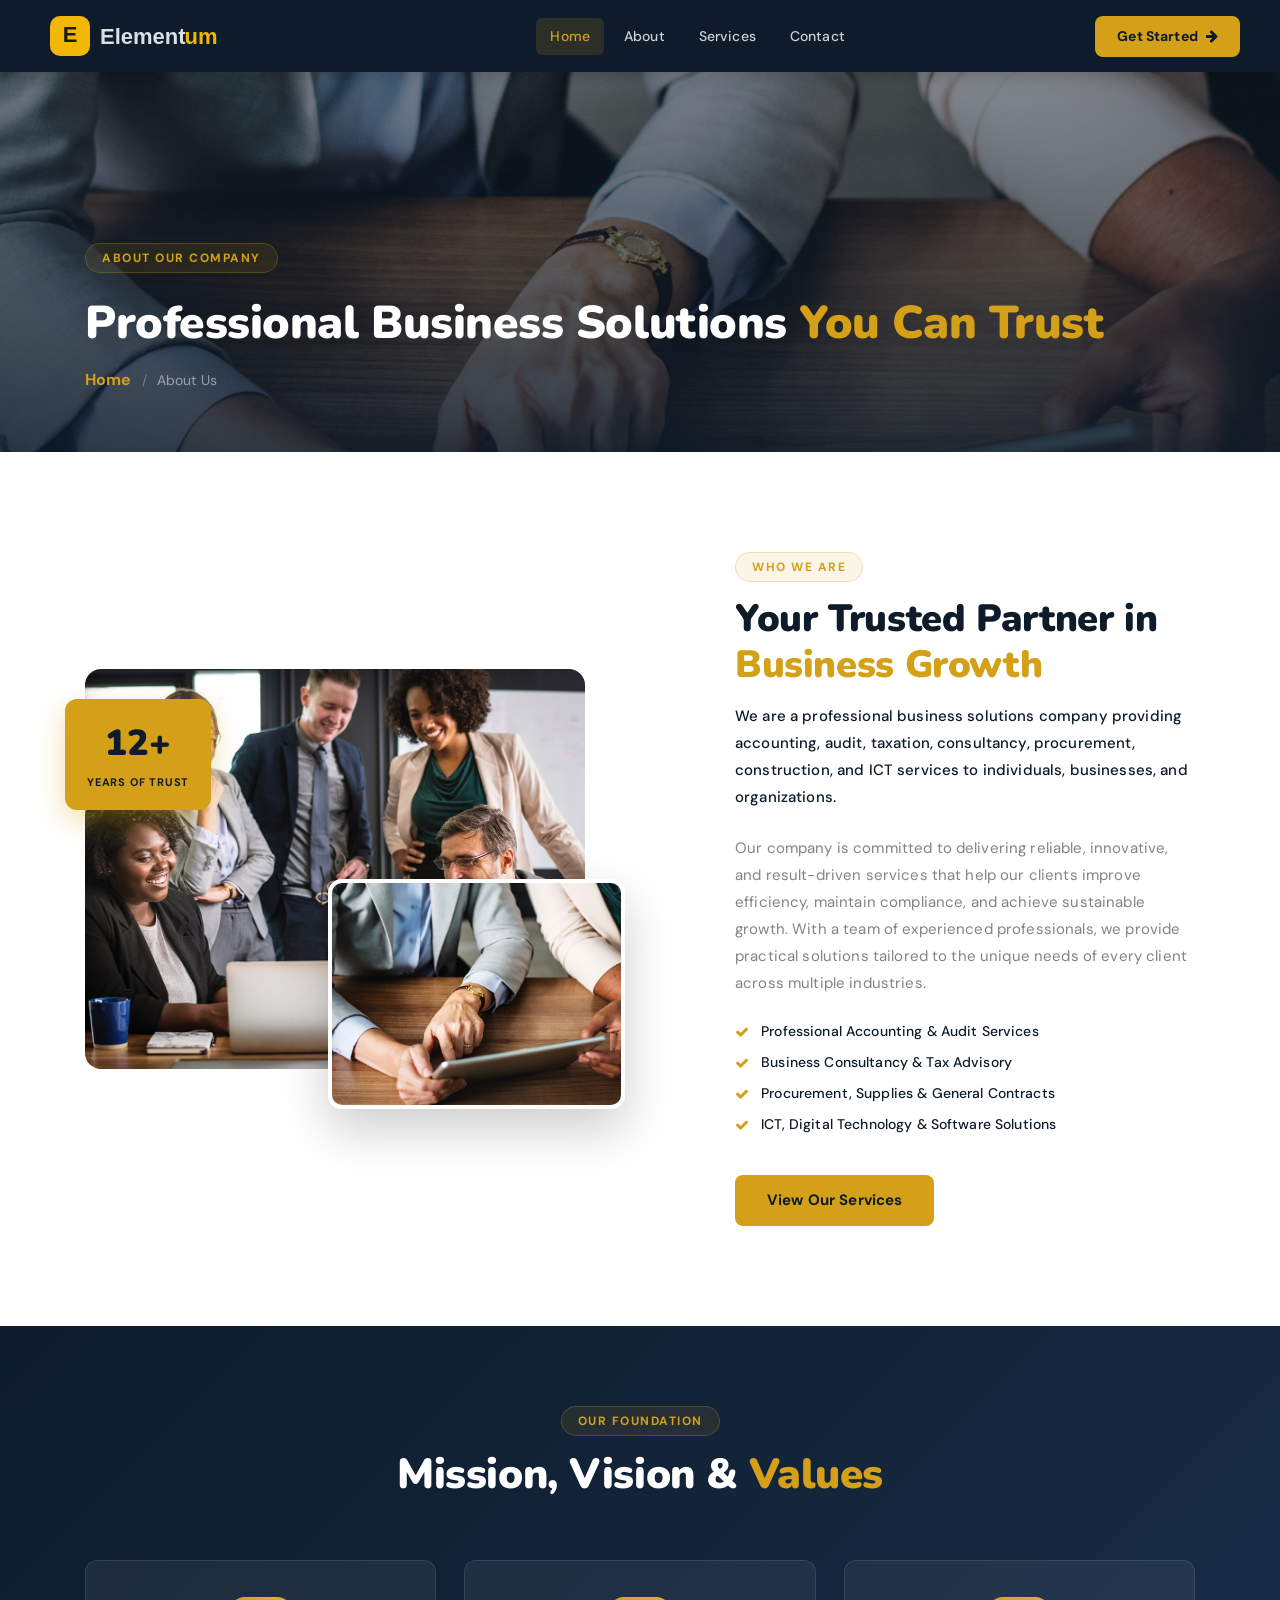
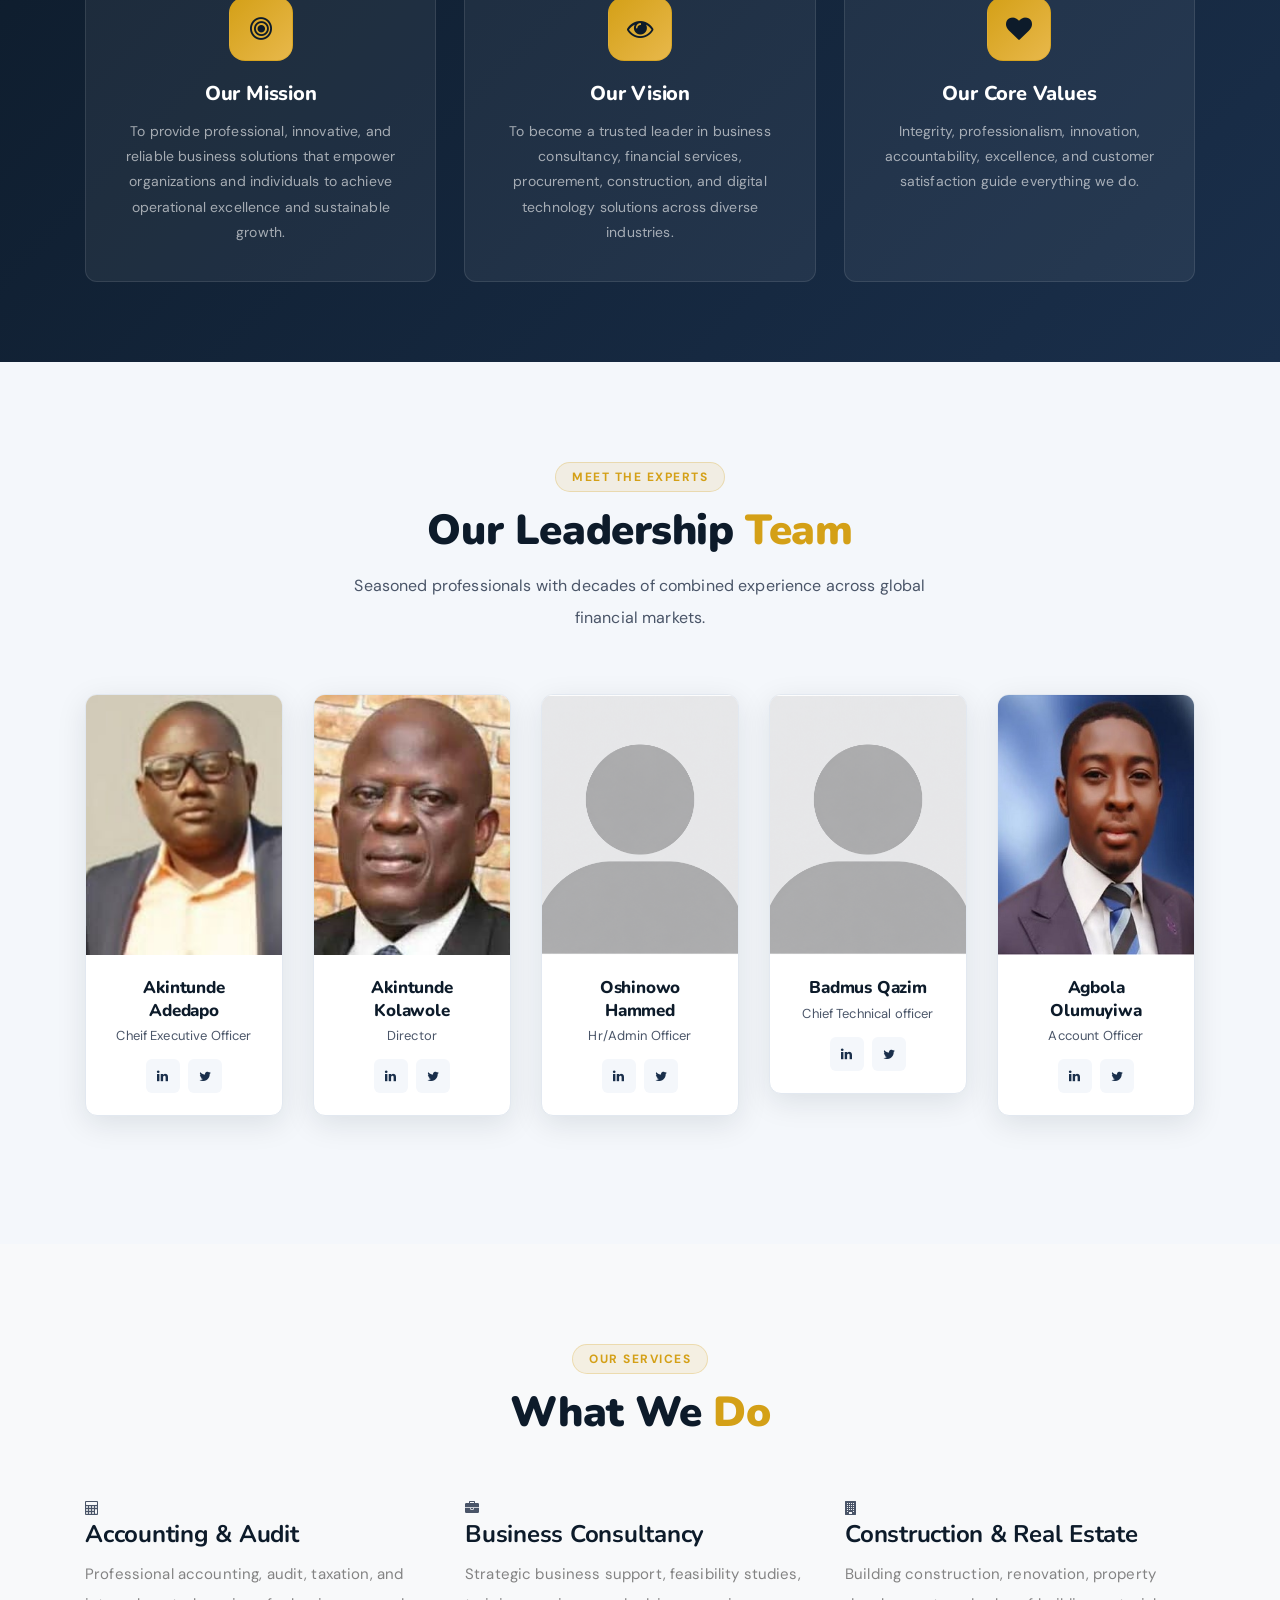
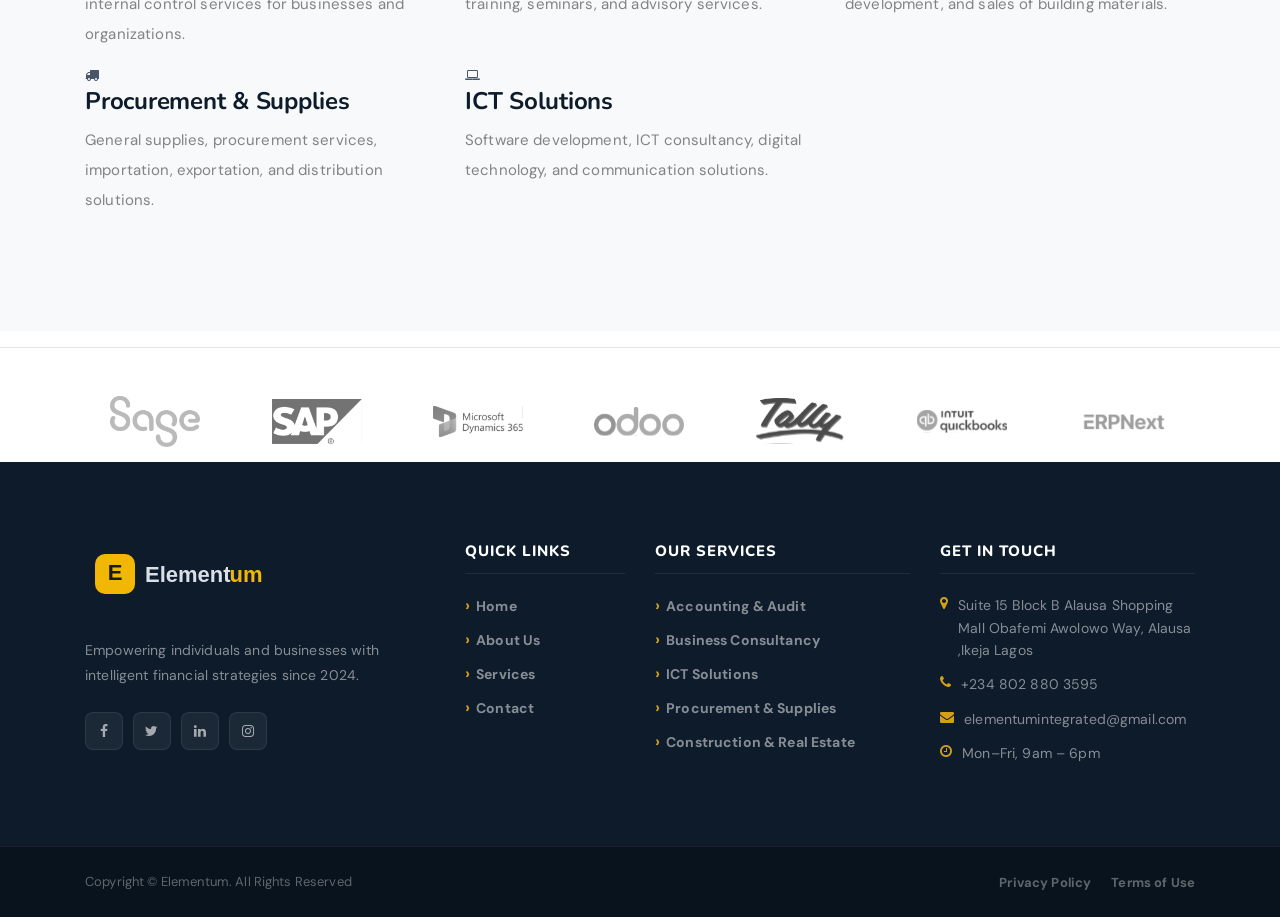
<file: about.html>
<!doctype html>
<html lang="en">
  <head>
    <meta charset="UTF-8" />
    <meta
      name="description"
      content="Learn about Elementum — our story, team, mission, and values."
    />
    <meta http-equiv="X-UA-Compatible" content="IE=edge" />
    <meta
      name="viewport"
      content="width=device-width, initial-scale=1, shrink-to-fit=no"
    />
    <title>About Us | Elementum</title>
    <link rel="icon" href="img/core-img/favicon.ico" />
    <link rel="stylesheet" href="style.css" />
    <link rel="stylesheet" href="css/custom-override.css" />
  </head>
  <body>
    <div class="preloader d-flex align-items-center justify-content-center">
      <div class="lds-ellipsis">
        <div></div>
        <div></div>
        <div></div>
        <div></div>
      </div>
    </div>
    <div id="header"></div>
    <section
      class="ve-page-hero"
      style="background-image: url(img/bg-img/13.jpg)"
    >
      <div class="ve-page-hero-overlay"></div>
      <div class="container ve-page-hero-content">
        <span class="ve-section-tag">About Our Company</span>
        <h1>Professional Business Solutions <span>You Can Trust</span></h1>
        <nav aria-label="breadcrumb">
          <ol class="ve-breadcrumb">
            <li><a href="index.html">Home</a></li>
            <li class="active">About Us</li>
          </ol>
        </nav>
      </div>
    </section>

    <!-- ABOUT SPLIT -->
    <section class="ve-section">
      <div class="container">
        <div class="row align-items-center">
          <div class="col-12 col-lg-6 wow fadeInLeft" data-wow-delay="100ms">
            <div class="ve-about-img-stack">
              <div
                class="ve-about-img-1 bg-img"
                style="background-image: url(img/bg-img/14.jpg)"
              ></div>
              <div
                class="ve-about-img-2 bg-img"
                style="background-image: url(img/bg-img/5.jpg)"
              ></div>
              <div class="ve-about-ribbon">
                <strong>12+</strong><span>Years of Trust</span>
              </div>
            </div>
          </div>
          <div class="col-12 col-lg-6 wow fadeInRight" data-wow-delay="200ms">
            <div class="ve-about-text">
              <div class="ve-about-text">
                <span class="ve-section-tag">Who We Are</span>
                <h2>Your Trusted Partner in <span>Business Growth</span></h2>
                <p class="ve-lead">
                  We are a professional business solutions company providing
                  accounting, audit, taxation, consultancy, procurement,
                  construction, and ICT services to individuals, businesses, and
                  organizations.
                </p>
                <p>
                  Our company is committed to delivering reliable, innovative,
                  and result-driven services that help our clients improve
                  efficiency, maintain compliance, and achieve sustainable
                  growth. With a team of experienced professionals, we provide
                  practical solutions tailored to the unique needs of every
                  client across multiple industries.
                </p>
                <div class="ve-about-features">
                  <div class="ve-af-item">
                    <i class="fa fa-check"></i>
                    <span>Professional Accounting & Audit Services</span>
                  </div>
                  <div class="ve-af-item">
                    <i class="fa fa-check"></i>
                    <span>Business Consultancy & Tax Advisory</span>
                  </div>
                  <div class="ve-af-item">
                    <i class="fa fa-check"></i>
                    <span>Procurement, Supplies & General Contracts</span>
                  </div>
                  <div class="ve-af-item">
                    <i class="fa fa-check"></i>
                    <span>ICT, Digital Technology & Software Solutions</span>
                  </div>
                </div>
                <a href="services.html" class="ve-btn-primary mt-30"
                  >View Our Services</a
                >
              </div>
            </div>
          </div>
        </div>
      </div>
    </section>

    <!-- MISSION / VISION / VALUES -->
    <section class="ve-mvv-section">
      <div class="container">
        <div class="ve-section-header text-center">
          <span class="ve-section-tag">Our Foundation</span>
          <h2>Mission, Vision &amp; <span>Values</span></h2>
        </div>
        <div class="ve-mvv-grid">
          <div class="ve-mvv-card wow fadeInUp" data-wow-delay="100ms">
            <div class="ve-mvv-icon"><i class="fa fa-bullseye"></i></div>
            <h4>Our Mission</h4>
            <p>
              To provide professional, innovative, and reliable business
              solutions that empower organizations and individuals to achieve
              operational excellence and sustainable growth.
            </p>
          </div>
          <div class="ve-mvv-card wow fadeInUp" data-wow-delay="250ms">
            <div class="ve-mvv-icon"><i class="fa fa-eye"></i></div>
            <h4>Our Vision</h4>
            <p>
              To become a trusted leader in business consultancy, financial
              services, procurement, construction, and digital technology
              solutions across diverse industries.
            </p>
          </div>
          <div class="ve-mvv-card wow fadeInUp" data-wow-delay="400ms">
            <div class="ve-mvv-icon"><i class="fa fa-heart"></i></div>
            <h4>Our Core Values</h4>
            <p>
              Integrity, professionalism, innovation, accountability,
              excellence, and customer satisfaction guide everything we do.
            </p>
          </div>
        </div>
      </div>
    </section>

    <!-- TEAM -->
    <section class="ve-section ve-team-section">
      <div class="container">
        <div class="ve-section-header text-center">
          <span class="ve-section-tag">Meet the Experts</span>
          <h2>Our Leadership <span>Team</span></h2>
          <p>
            Seasoned professionals with decades of combined experience across
            global financial markets.
          </p>
        </div>
        <div class="row row-cols-2 row-cols-sm-3 row-cols-lg-5 g-4">
          <div class="col wow fadeInUp" data-wow-delay="100ms">
            <div class="ve-team-card">
              <div
                class="ve-team-img bg-img"
                style="background-image: url(img/bg-img/Akintunde\ Adedapo.jpg)"
              ></div>
              <div class="ve-team-info">
                <h5>Akintunde Adedapo</h5>
                <span>Cheif Executive Officer</span>
                <div class="ve-team-social">
                  <a href="#"><i class="fa fa-linkedin"></i></a
                  ><a href="#"><i class="fa fa-twitter"></i></a>
                </div>
              </div>
            </div>
          </div>
          <div class="col wow fadeInUp" data-wow-delay="200ms">
            <div class="ve-team-card">
              <div
                class="ve-team-img bg-img"
                style="background-image: url(img/bg-img/Akintund\ kolawole.jpg)"
              ></div>
              <div class="ve-team-info">
                <h5>Akintunde Kolawole</h5>
                <span>Director</span>
                <div class="ve-team-social">
                  <a href="#"><i class="fa fa-linkedin"></i></a
                  ><a href="#"><i class="fa fa-twitter"></i></a>
                </div>
              </div>
            </div>
          </div>
          <div class="col wow fadeInUp" data-wow-delay="300ms">
            <div class="ve-team-card">
              <div
                class="ve-team-img bg-img"
                style="background-image: url(img/bg-img/Qaz2.png)"
              ></div>
              <div class="ve-team-info">
                <h5>Oshinowo Hammed</h5>
                <span>Hr/Admin Officer</span>
                <div class="ve-team-social">
                  <a href="#"><i class="fa fa-linkedin"></i></a
                  ><a href="#"><i class="fa fa-twitter"></i></a>
                </div>
              </div>
            </div>
          </div>
          <div class="col wow fadeInUp" data-wow-delay="400ms">
            <div class="ve-team-card">
              <div
                class="ve-team-img bg-img"
                style="background-image: url(img/bg-img/Qaz2.png)"
              ></div>
              <div class="ve-team-info">
                <h5>Badmus Qazim</h5>
                <span>Chief Technical officer</span>
                <div class="ve-team-social">
                  <a href="#"><i class="fa fa-linkedin"></i></a
                  ><a href="#"><i class="fa fa-twitter"></i></a>
                </div>
              </div>
            </div>
          </div>
          <div class="col wow fadeInUp" data-wow-delay="100ms">
            <div class="ve-team-card">
              <div
                class="ve-team-img bg-img"
                style="background-image: url(img/bg-img/Olumuyiwa\ Agbola.jpg)"
              ></div>
              <div class="ve-team-info">
                <h5>Agbola Olumuyiwa</h5>
                <span>Account Officer</span>
                <div class="ve-team-social">
                  <a href="#"><i class="fa fa-linkedin"></i></a
                  ><a href="#"><i class="fa fa-twitter"></i></a>
                </div>
              </div>
            </div>
          </div>
        </div>
      </div>
    </section>
    <!-- SERVICES -->
    <section class="ve-section bg-light">
      <div class="container">
        <div class="ve-section-header text-center">
          <span class="ve-section-tag">Our Services</span>
          <h2>What We <span>Do</span></h2>
        </div>
        <!-- <div class="ve-mvv-icon"><i class="fa fa-bullseye"></i> -->
        <div class="row g-4">
          <div class="col-md-6 col-lg-4">
            <div class="ve-service-mini-card">
              <i class="fa fa-calculator"></i>
              <h4>Accounting & Audit</h4>
              <p>
                Professional accounting, audit, taxation, and internal control
                services for businesses and organizations.
              </p>
            </div>
          </div>

          <div class="col-md-6 col-lg-4">
            <div class="ve-service-mini-card">
              <i class="fa fa-briefcase"></i>
              <h4>Business Consultancy</h4>
              <p>
                Strategic business support, feasibility studies, training,
                seminars, and advisory services.
              </p>
            </div>
          </div>

          <div class="col-md-6 col-lg-4">
            <div class="ve-service-mini-card">
              <i class="fa fa-building"></i>
              <h4>Construction & Real Estate</h4>
              <p>
                Building construction, renovation, property development, and
                sales of building materials.
              </p>
            </div>
          </div>

          <div class="col-md-6 col-lg-4">
            <div class="ve-service-mini-card">
              <i class="fa fa-truck"></i>
              <h4>Procurement & Supplies</h4>
              <p>
                General supplies, procurement services, importation,
                exportation, and distribution solutions.
              </p>
            </div>
          </div>

          <div class="col-md-6 col-lg-4">
            <div class="ve-service-mini-card">
              <i class="fa fa-laptop"></i>
              <h4>ICT Solutions</h4>
              <p>
                Software development, ICT consultancy, digital technology, and
                communication solutions.
              </p>
            </div>
          </div>
        </div>
      </div>
    </section>
    <template>
      <section class="ve-counter-section">
        <div class="container">
          <div class="ve-counter-grid">
            <div class="ve-counter-item wow fadeInUp" data-wow-delay="100ms">
              <i class="fa fa-users"></i>
              <strong class="counter" data-count="50000">0</strong
              ><span>+</span>
              <p>Happy Clients</p>
            </div>
            <div class="ve-counter-item wow fadeInUp" data-wow-delay="200ms">
              <i class="fa fa-briefcase"></i>
              <strong class="counter" data-count="4200">0</strong
              ><span>M+</span>
              <p>Assets Managed</p>
            </div>
            <div class="ve-counter-item wow fadeInUp" data-wow-delay="300ms">
              <i class="fa fa-globe"></i>
              <strong class="counter" data-count="30">0</strong><span>+</span>
              <p>Countries Served</p>
            </div>
            <div class="ve-counter-item wow fadeInUp" data-wow-delay="400ms">
              <i class="fa fa-trophy"></i>
              <strong class="counter" data-count="18">0</strong><span></span>
              <p>Industry Awards</p>
            </div>
          </div>
        </div>
      </section>
      <section class="ve-newsletter-section">
        <div class="container">
          <div class="ve-newsletter-wrap">
            <div class="ve-nl-left">
              <i class="fa fa-envelope-o"></i>
              <div>
                <h3>Stay Ahead of the Markets</h3>
                <p>
                  Weekly insights, tips, and exclusive offers — straight to your
                  inbox.
                </p>
              </div>
            </div>
            <div class="ve-nl-right">
              <form class="ve-nl-form" action="#" method="post">
                <input
                  type="email"
                  placeholder="Enter your email address"
                  required
                />
                <button type="submit">Subscribe</button>
              </form>
            </div>
          </div>
        </div>
      </section>
    </template>

    <div id="footer"></div>

    <script src="js/include.js"></script>
    <script src="js/jquery/jquery-2.2.4.min.js"></script>
    <script src="js/bootstrap/popper.min.js"></script>
    <script src="js/bootstrap/bootstrap.min.js"></script>
    <script src="js/plugins/plugins.js"></script>
    <script src="js/active.js"></script>
    <script src="js/vaultedge.js"></script>
  </body>
</html>
</file>
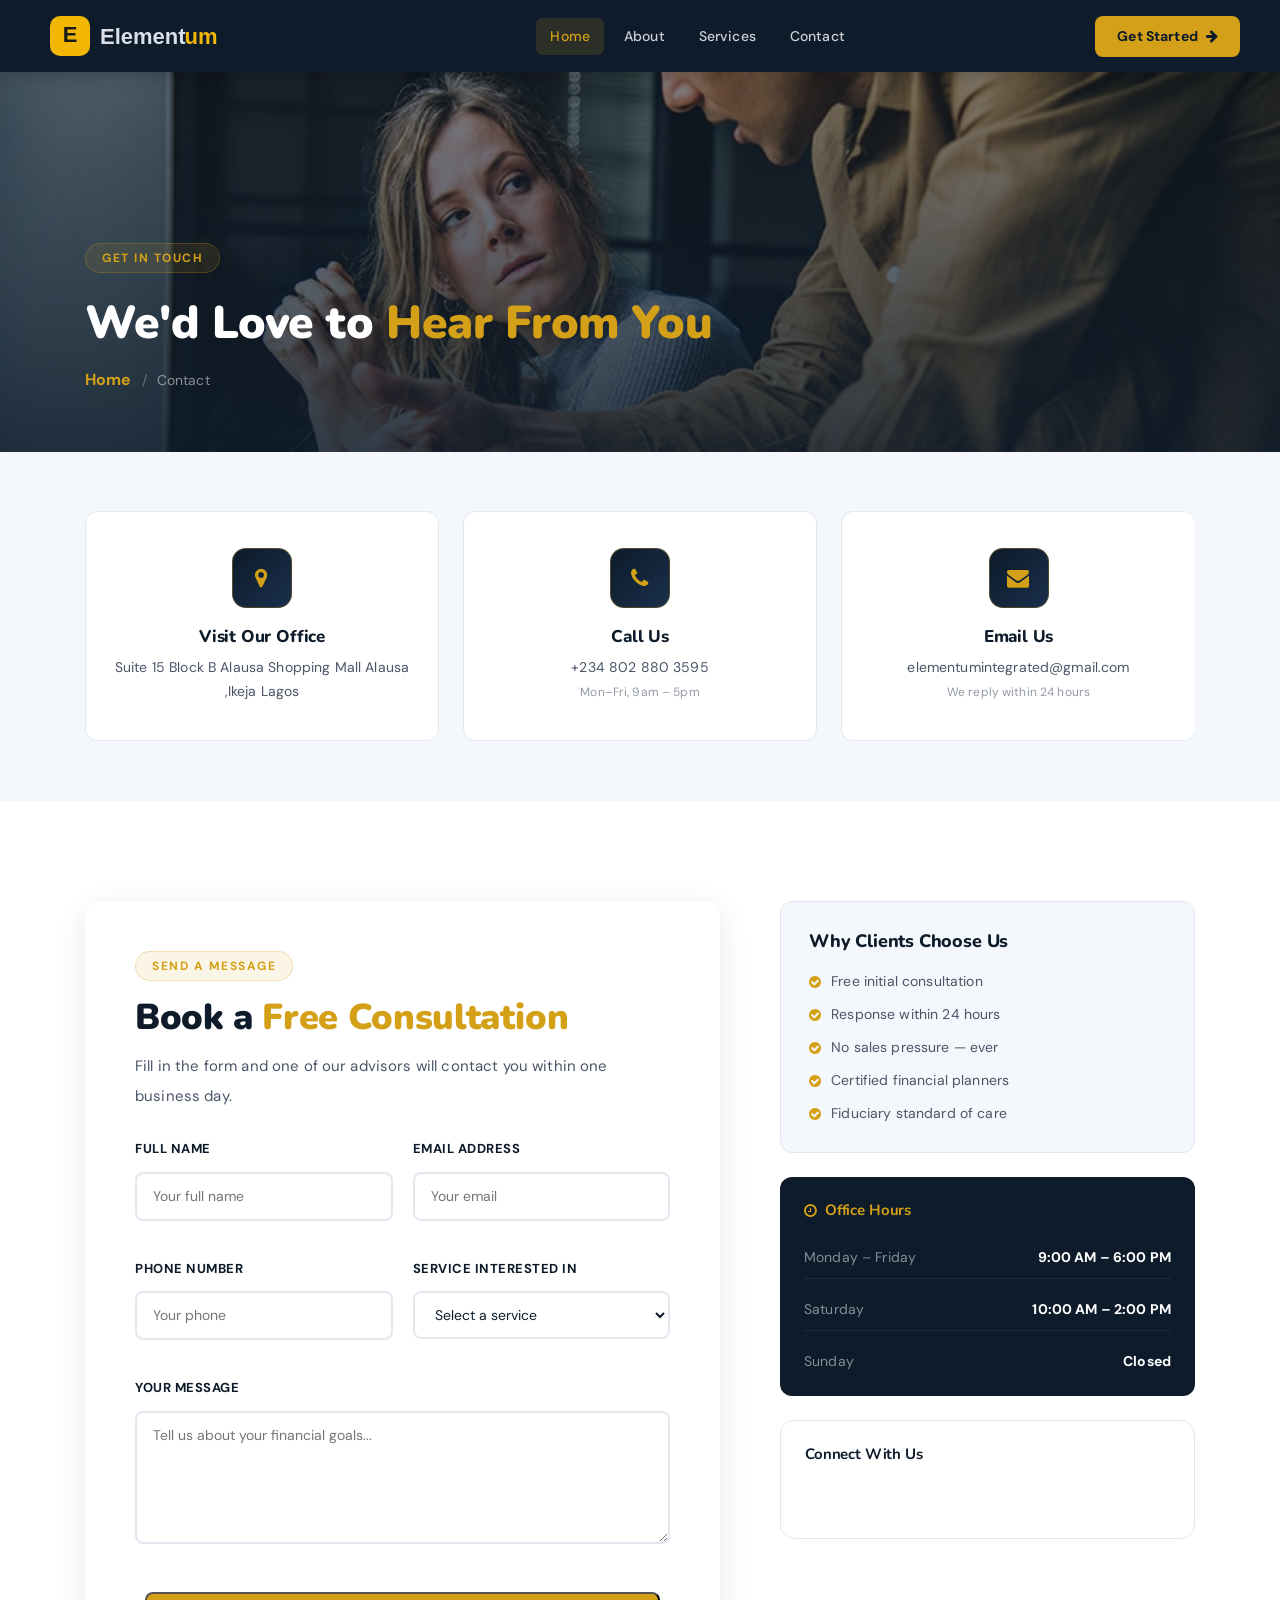
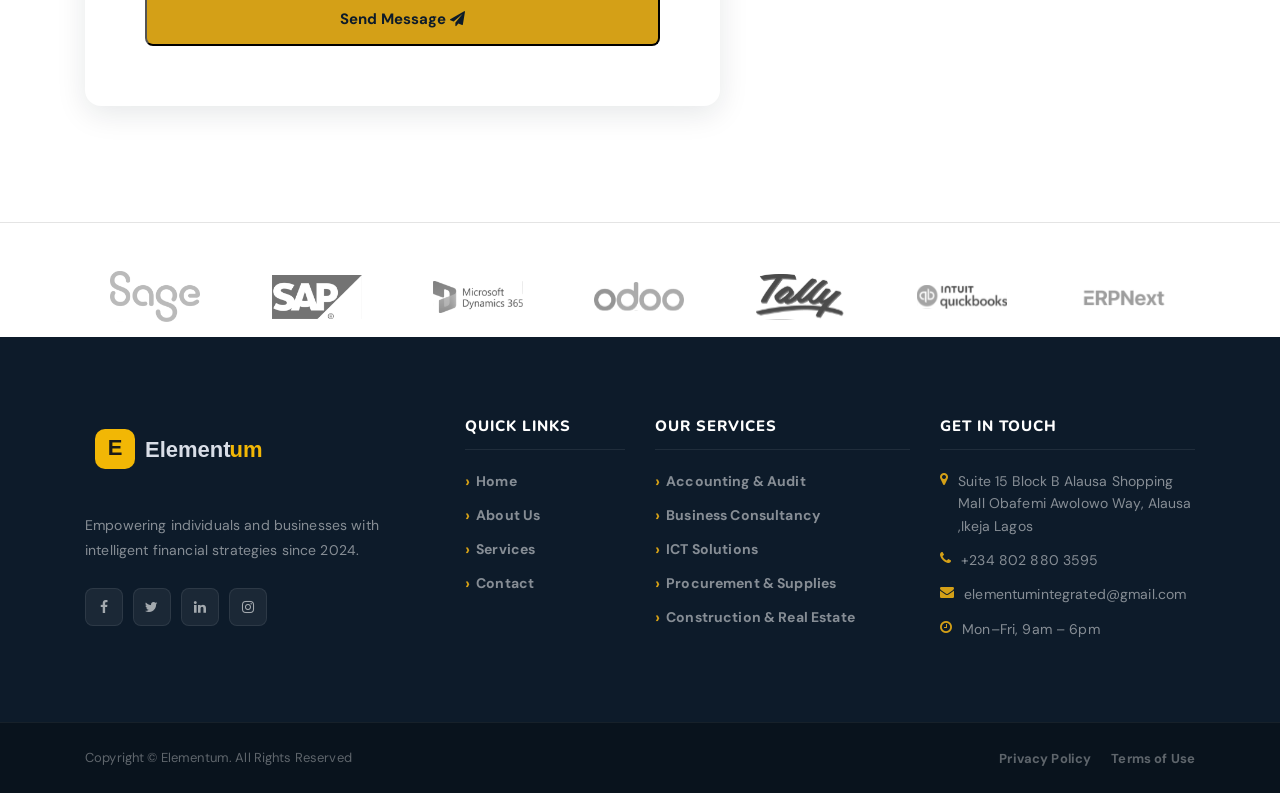
<file: contact.html>
<!doctype html>
<html lang="en">
  <head>
    <meta charset="UTF-8" />
    <meta
      name="description"
      content="Get in touch with Elemenum — book a free financial consultation today."
    />
    <meta http-equiv="X-UA-Compatible" content="IE=edge" />
    <meta
      name="viewport"
      content="width=device-width, initial-scale=1, shrink-to-fit=no"
    />
    <title>Contact Us | Elementun</title>
    <link rel="icon" href="img/core-img/favicon.ico" />
    <link rel="stylesheet" href="style.css" />
    <link rel="stylesheet" href="css/custom-override.css" />
  </head>
  <body>
    <div class="preloader d-flex align-items-center justify-content-center">
      <div class="lds-ellipsis">
        <div></div>
        <div></div>
        <div></div>
        <div></div>
      </div>
    </div>
    <div id="header"></div>
    <section
      class="ve-page-hero"
      style="background-image: url(img/bg-img/22.jpg)"
    >
      <div class="ve-page-hero-overlay"></div>
      <div class="container ve-page-hero-content">
        <span class="ve-section-tag">Get In Touch</span>
        <h1>We'd Love to <span>Hear From You</span></h1>
        <nav aria-label="breadcrumb">
          <ol class="ve-breadcrumb">
            <li><a href="index.html">Home</a></li>
            <li class="active">Contact</li>
          </ol>
        </nav>
      </div>
    </section>

    <section class="ve-contact-cards-section">
      <div class="container">
        <div class="ve-contact-cards-grid">
          <div class="ve-contact-info-card wow fadeInUp" data-wow-delay="100ms">
            <div class="ve-ci-icon"><i class="fa fa-map-marker"></i></div>
            <h5>Visit Our Office</h5>
            <p>Suite 15 Block B Alausa Shopping Mall Alausa ,Ikeja Lagos</p>
          </div>
          <div class="ve-contact-info-card wow fadeInUp" data-wow-delay="250ms">
            <div class="ve-ci-icon"><i class="fa fa-phone"></i></div>
            <h5>Call Us</h5>
            <p>+234 802 880 3595<br /><small>Mon–Fri, 9am – 5pm </small></p>
          </div>
          <div class="ve-contact-info-card wow fadeInUp" data-wow-delay="400ms">
            <div class="ve-ci-icon"><i class="fa fa-envelope"></i></div>
            <h5>Email Us</h5>
            <p>
              elementumintegrated@gmail.com<br /><small
                >We reply within 24 hours</small
              >
            </p>
          </div>
        </div>
      </div>
    </section>

    <section class="ve-section ve-contact-section">
      <div class="container">
        <div class="row">
          <div class="col-12 col-lg-7 wow fadeInLeft" data-wow-delay="100ms">
            <div class="ve-contact-form-wrap">
              <span class="ve-section-tag">Send a Message</span>
              <h2>Book a <span>Free Consultation</span></h2>
              <p>
                Fill in the form and one of our advisors will contact you within
                one business day.
              </p>
              <form class="ve-contact-form" action="#" method="post">
                <div class="ve-form-row">
                  <div class="ve-form-group">
                    <label>Full Name</label
                    ><input type="text" placeholder="Your full name" required />
                  </div>
                  <div class="ve-form-group">
                    <label>Email Address</label
                    ><input type="email" placeholder="Your email" required />
                  </div>
                </div>
                <div class="ve-form-row">
                  <div class="ve-form-group">
                    <label>Phone Number</label
                    ><input type="tel" placeholder="Your phone" />
                  </div>
                  <div class="ve-form-group">
                    <label>Service Interested In</label>
                    <select>
                      <option>Select a service</option>
                      <option>Investment Planning</option>
                      <option>Wealth Management</option>
                      <option>Retirement Planning</option>
                      <option>Tax Advisory</option>
                      <option>Risk Management</option>
                    </select>
                  </div>
                </div>
                <div class="ve-form-group">
                  <label>Your Message</label
                  ><textarea
                    rows="5"
                    placeholder="Tell us about your financial goals..."
                  ></textarea>
                </div>
                <button type="submit" class="ve-btn-primary">
                  Send Message <i class="fa fa-paper-plane"></i>
                </button>
              </form>
            </div>
          </div>
          <div class="col-12 col-lg-5 wow fadeInRight" data-wow-delay="200ms">
            <div class="ve-contact-aside">
              <div class="ve-ca-box">
                <h4>Why Clients Choose Us</h4>
                <ul class="ve-ca-list">
                  <li>
                    <i class="fa fa-check-circle"></i> Free initial consultation
                  </li>
                  <li>
                    <i class="fa fa-check-circle"></i> Response within 24 hours
                  </li>
                  <li>
                    <i class="fa fa-check-circle"></i> No sales pressure — ever
                  </li>
                  <li>
                    <i class="fa fa-check-circle"></i> Certified financial
                    planners
                  </li>
                  <li>
                    <i class="fa fa-check-circle"></i> Fiduciary standard of
                    care
                  </li>
                </ul>
              </div>
              <div class="ve-ca-hours">
                <h5><i class="fa fa-clock-o"></i> Office Hours</h5>
                <ul>
                  <li>
                    <span>Monday – Friday</span
                    ><strong>9:00 AM – 6:00 PM</strong>
                  </li>
                  <li>
                    <span>Saturday</span><strong>10:00 AM – 2:00 PM</strong>
                  </li>
                  <li><span>Sunday</span><strong>Closed</strong></li>
                </ul>
              </div>
              <div class="ve-ca-social">
                <h5>Connect With Us</h5>
                <div class="ve-social">
                  <a href="#"><i class="fa fa-facebook"></i></a>
                  <a href="#"><i class="fa fa-twitter"></i></a>
                  <a href="#"><i class="fa fa-linkedin"></i></a>
                  <a href="#"><i class="fa fa-instagram"></i></a>
                </div>
              </div>
            </div>
          </div>
        </div>
      </div>
    </section>
    <div id="footer"></div>
    <script src="js/include.js"></script>
    <script src="js/jquery/jquery-2.2.4.min.js"></script>
    <script src="js/bootstrap/popper.min.js"></script>
    <script src="js/bootstrap/bootstrap.min.js"></script>
    <script src="js/plugins/plugins.js"></script>
    <script src="js/active.js"></script>
    <script src="js/vaultedge.js"></script>
  </body>
</html>
</file>
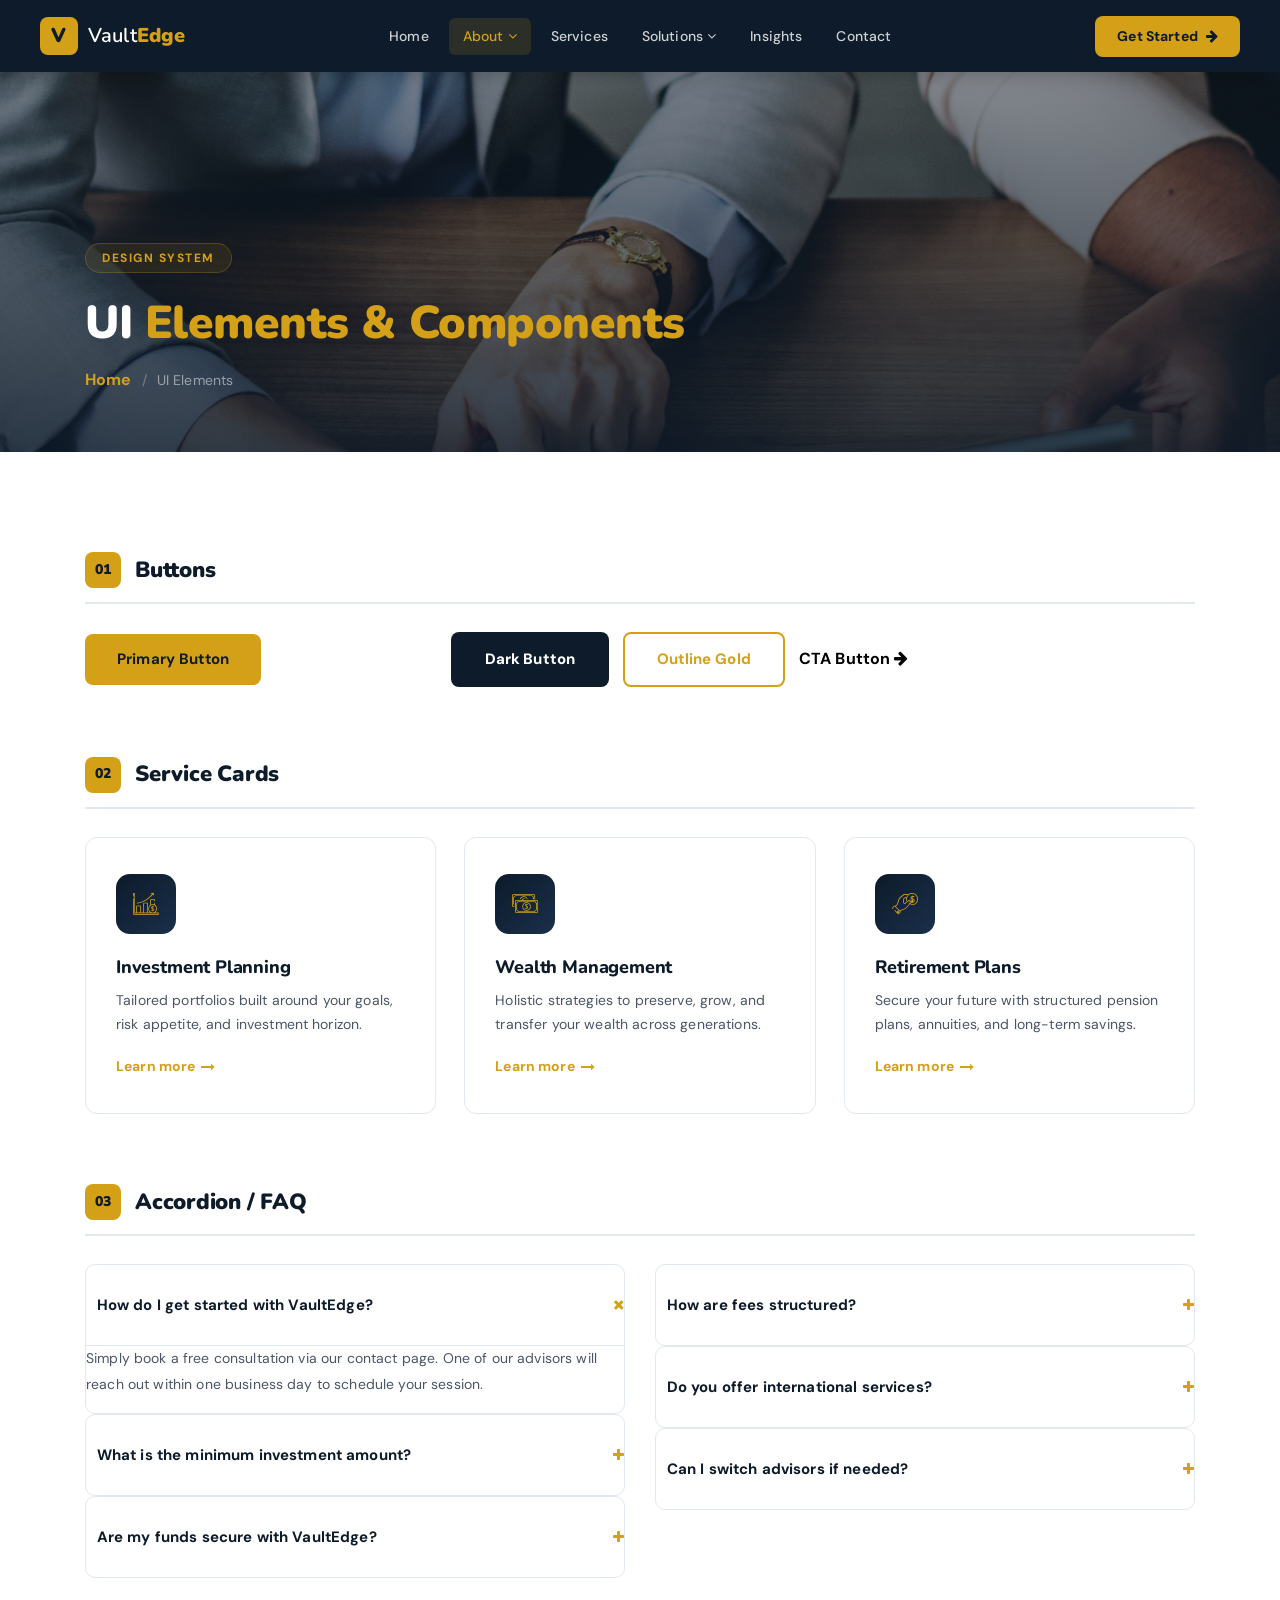
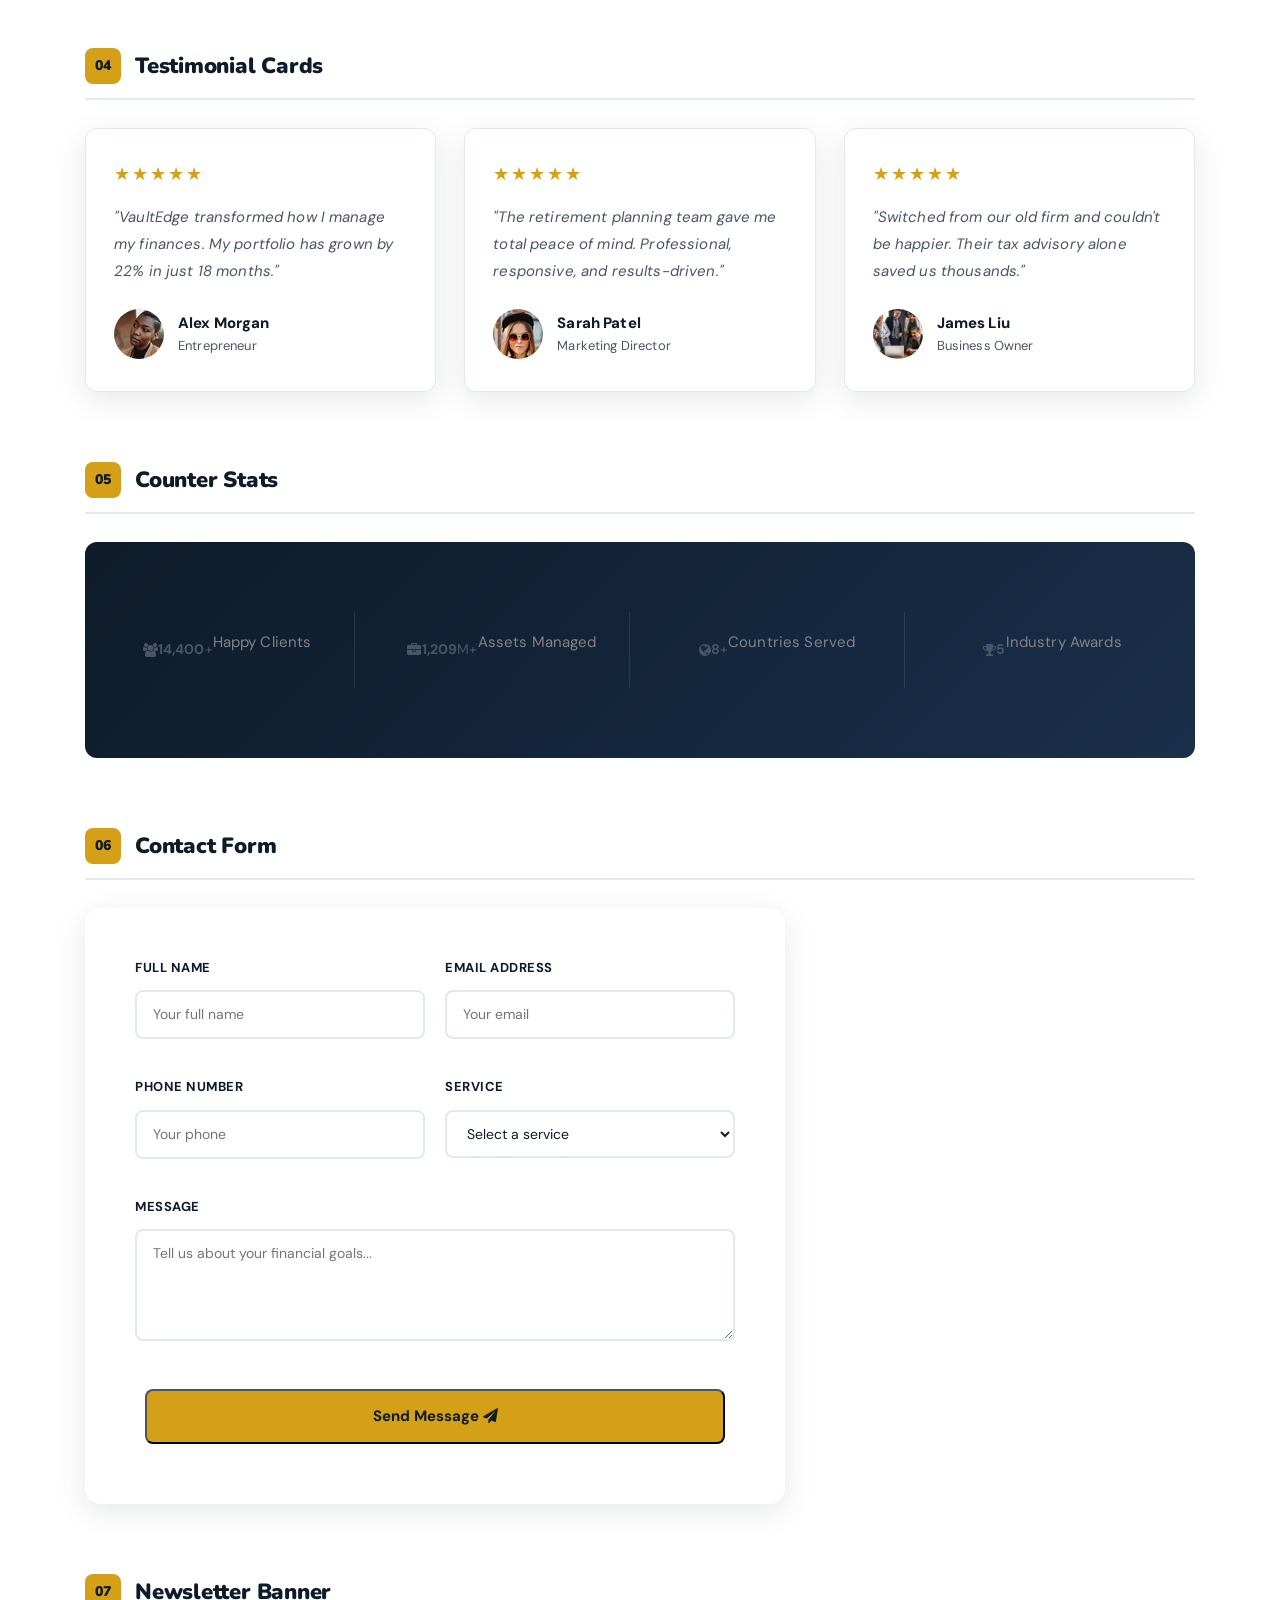
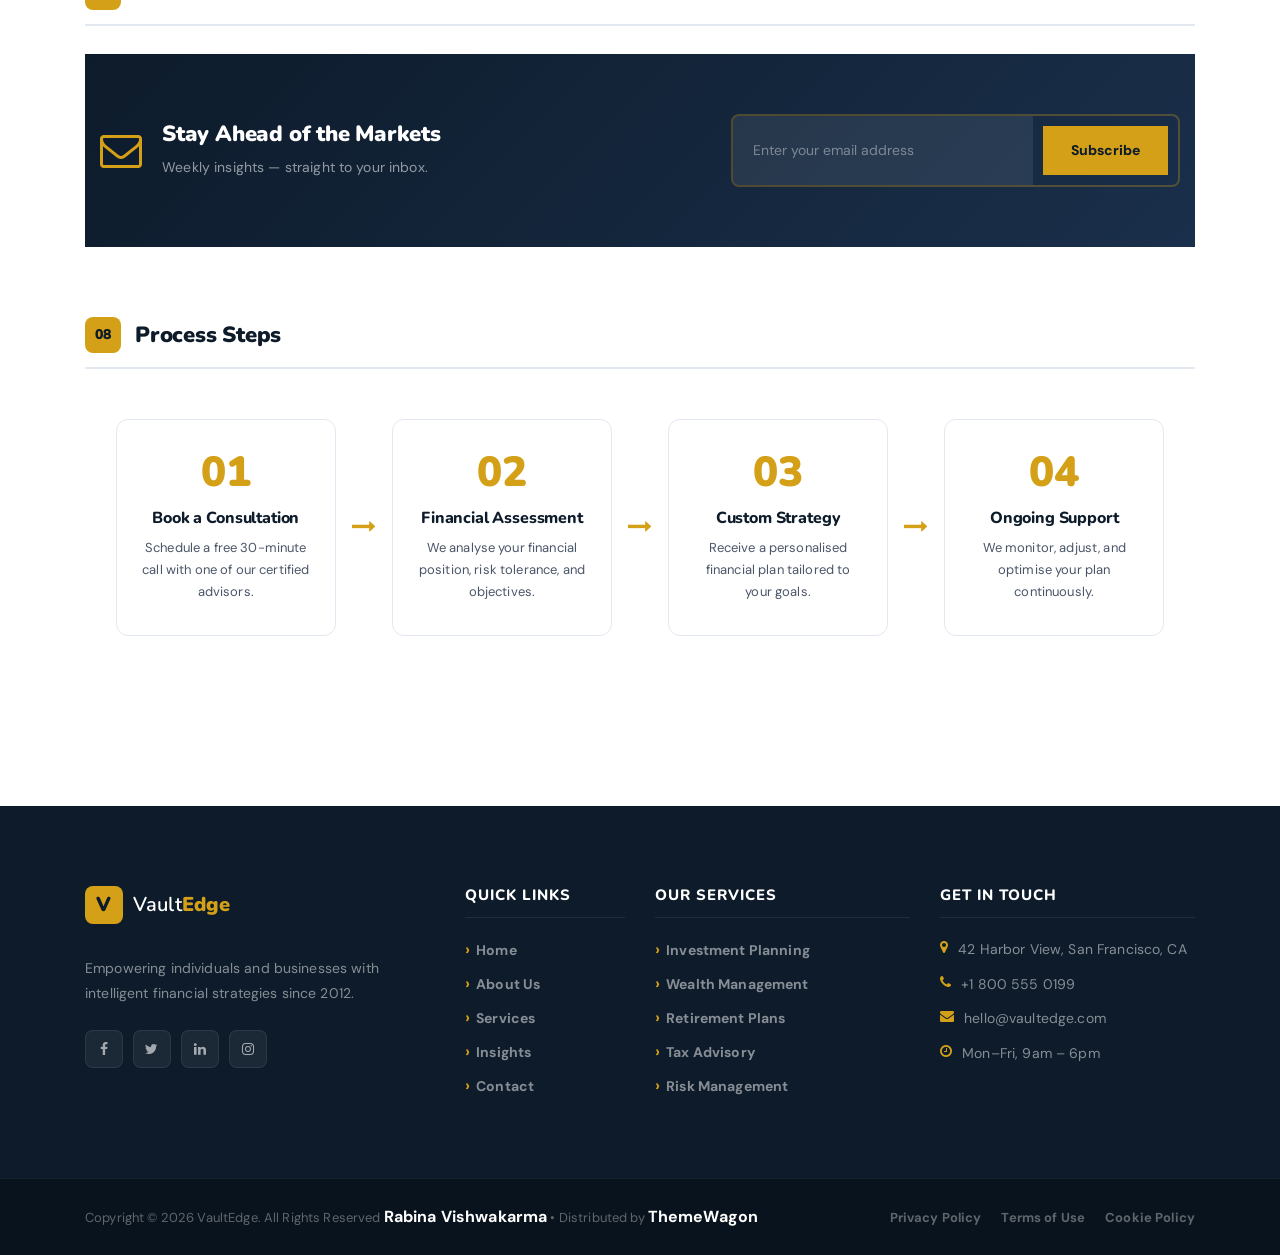
<file: elements.html>
<!doctype html>
<html lang="en">
  <head>
    <meta charset="UTF-8" />
    <meta
      name="description"
      content="VaultEdge UI Elements — buttons, forms, accordions, tabs, alerts, cards and more."
    />
    <meta http-equiv="X-UA-Compatible" content="IE=edge" />
    <meta
      name="viewport"
      content="width=device-width, initial-scale=1, shrink-to-fit=no"
    />
    <title>UI Elements — VaultEdge</title>
    <link rel="icon" href="img/core-img/favicon.ico" />
    <link rel="stylesheet" href="style.css" />
    <link rel="stylesheet" href="css/custom-override.css" />
  </head>
  <body>
    <div class="preloader d-flex align-items-center justify-content-center">
      <div class="lds-ellipsis">
        <div></div>
        <div></div>
        <div></div>
        <div></div>
      </div>
    </div>
    <header class="ve-header" id="ve-sticky">
      <div class="container-fluid ve-nav-wrap">
        <div class="ve-logo">
          <a href="index.html"
            ><span class="ve-logo-icon">V</span
            ><span class="ve-logo-text">Vault<strong>Edge</strong></span></a
          >
        </div>
        <nav class="ve-nav">
          <ul>
            <li><a href="index.html">Home</a></li>
            <li class="has-drop">
              <a href="about.html" class="active"
                >About <i class="fa fa-angle-down"></i
              ></a>
              <ul class="ve-dropdown">
                <li><a href="about.html">About Us</a></li>
                <li><a href="services.html">Our Services</a></li>
                <li><a href="elements.html">UI Elements</a></li>
              </ul>
            </li>
            <li><a href="services.html">Services</a></li>
            <li class="has-drop">
              <a href="#">Solutions <i class="fa fa-angle-down"></i></a>
              <ul class="ve-dropdown">
                <li><a href="#">Wealth Management</a></li>
                <li><a href="#">Retirement Plans</a></li>
                <li><a href="#">Tax Advisory</a></li>
                <li><a href="#">Risk Analysis</a></li>
              </ul>
            </li>
            <li><a href="post.html">Insights</a></li>
            <li><a href="contact.html">Contact</a></li>
          </ul>
        </nav>
        <div class="ve-nav-cta">
          <a href="contact.html" class="ve-cta-btn"
            >Get Started <i class="fa fa-arrow-right"></i
          ></a>
        </div>
        <button class="ve-toggler" id="ve-toggle">
          <span></span><span></span><span></span>
        </button>
      </div>
      <div class="ve-mobile-menu" id="ve-mobile-menu">
        <ul>
          <li><a href="index.html">Home</a></li>
          <li><a href="about.html">About</a></li>
          <li><a href="services.html">Services</a></li>
          <li><a href="#">Solutions</a></li>
          <li><a href="post.html">Insights</a></li>
          <li><a href="contact.html">Contact</a></li>
        </ul>
      </div>
    </header>
    <section
      class="ve-page-hero"
      style="background-image: url(img/bg-img/13.jpg)"
    >
      <div class="ve-page-hero-overlay"></div>
      <div class="container ve-page-hero-content">
        <span class="ve-section-tag">Design System</span>
        <h1>UI <span>Elements &amp; Components</span></h1>
        <nav aria-label="breadcrumb">
          <ol class="ve-breadcrumb">
            <li><a href="index.html">Home</a></li>
            <li class="active">UI Elements</li>
          </ol>
        </nav>
      </div>
    </section>

    <section class="ve-section ve-elements-section">
      <div class="container">
        <!-- BUTTONS -->
        <div class="ve-el-block">
          <h3 class="ve-el-title"><span>01</span> Buttons</h3>
          <div class="ve-el-demo">
            <a href="#" class="ve-btn-primary">Primary Button</a>
            <a href="#" class="ve-btn-ghost">Ghost Button</a>
            <a
              href="#"
              class="ve-btn-white"
              style="background: var(--ve-dark); color: #fff"
              >Dark Button</a
            >
            <a
              href="#"
              class="ve-btn-primary"
              style="
                background: transparent;
                border: 2px solid var(--ve-gold);
                color: var(--ve-gold);
              "
              >Outline Gold</a
            >
            <a href="#" class="ve-cta-btn"
              >CTA Button <i class="fa fa-arrow-right"></i
            ></a>
          </div>
        </div>

        <!-- SERVICE CARDS -->
        <div class="ve-el-block">
          <h3 class="ve-el-title"><span>02</span> Service Cards</h3>
          <div class="ve-services-grid">
            <div class="ve-service-card">
              <div class="ve-service-icon"><i class="icon-profits"></i></div>
              <h4>Investment Planning</h4>
              <p>
                Tailored portfolios built around your goals, risk appetite, and
                investment horizon.
              </p>
              <a href="#" class="ve-card-link"
                >Learn more <i class="fa fa-long-arrow-right"></i
              ></a>
            </div>
            <div class="ve-service-card">
              <div class="ve-service-icon"><i class="icon-money-1"></i></div>
              <h4>Wealth Management</h4>
              <p>
                Holistic strategies to preserve, grow, and transfer your wealth
                across generations.
              </p>
              <a href="#" class="ve-card-link"
                >Learn more <i class="fa fa-long-arrow-right"></i
              ></a>
            </div>
            <div class="ve-service-card">
              <div class="ve-service-icon"><i class="icon-coin"></i></div>
              <h4>Retirement Plans</h4>
              <p>
                Secure your future with structured pension plans, annuities, and
                long-term savings.
              </p>
              <a href="#" class="ve-card-link"
                >Learn more <i class="fa fa-long-arrow-right"></i
              ></a>
            </div>
          </div>
        </div>

        <!-- ACCORDION + FAQ -->
        <div class="ve-el-block">
          <h3 class="ve-el-title"><span>03</span> Accordion / FAQ</h3>
          <div class="row">
            <div class="col-12 col-lg-6">
              <div class="ve-faq-list">
                <div class="ve-faq-item open">
                  <div class="ve-faq-q">
                    <span>How do I get started with VaultEdge?</span
                    ><i class="fa fa-plus"></i>
                  </div>
                  <div class="ve-faq-a">
                    Simply book a free consultation via our contact page. One of
                    our advisors will reach out within one business day to
                    schedule your session.
                  </div>
                </div>
                <div class="ve-faq-item">
                  <div class="ve-faq-q">
                    <span>What is the minimum investment amount?</span
                    ><i class="fa fa-plus"></i>
                  </div>
                  <div class="ve-faq-a">
                    There is no minimum. We work with clients at all wealth
                    levels and tailor our services accordingly.
                  </div>
                </div>
                <div class="ve-faq-item">
                  <div class="ve-faq-q">
                    <span>Are my funds secure with VaultEdge?</span
                    ><i class="fa fa-plus"></i>
                  </div>
                  <div class="ve-faq-a">
                    Yes. Your assets are held with SIPC-protected custodians and
                    we use bank-grade 256-bit encryption across all platforms.
                  </div>
                </div>
              </div>
            </div>
            <div class="col-12 col-lg-6">
              <div class="ve-faq-list">
                <div class="ve-faq-item">
                  <div class="ve-faq-q">
                    <span>How are fees structured?</span
                    ><i class="fa fa-plus"></i>
                  </div>
                  <div class="ve-faq-a">
                    We operate on a transparent fee-only model — no commissions,
                    no conflicts of interest.
                  </div>
                </div>
                <div class="ve-faq-item">
                  <div class="ve-faq-q">
                    <span>Do you offer international services?</span
                    ><i class="fa fa-plus"></i>
                  </div>
                  <div class="ve-faq-a">
                    Yes, we serve clients in 30+ countries. Our digital-first
                    approach means we can work with anyone, anywhere.
                  </div>
                </div>
                <div class="ve-faq-item">
                  <div class="ve-faq-q">
                    <span>Can I switch advisors if needed?</span
                    ><i class="fa fa-plus"></i>
                  </div>
                  <div class="ve-faq-a">
                    Absolutely. Client satisfaction is our priority. If you'd
                    prefer to work with a different advisor on our team, we make
                    that transition seamless.
                  </div>
                </div>
              </div>
            </div>
          </div>
        </div>

        <!-- TESTIMONIAL CARDS -->
        <div class="ve-el-block">
          <h3 class="ve-el-title"><span>04</span> Testimonial Cards</h3>
          <div class="ve-testi-grid">
            <div class="ve-testi-card">
              <div class="ve-testi-stars">
                &#9733;&#9733;&#9733;&#9733;&#9733;
              </div>
              <p>
                "VaultEdge transformed how I manage my finances. My portfolio
                has grown by 22% in just 18 months."
              </p>
              <div class="ve-testi-author">
                <div
                  class="ve-testi-avatar bg-img"
                  style="background-image: url(img/bg-img/32.jpg)"
                ></div>
                <div><strong>Alex Morgan</strong><span>Entrepreneur</span></div>
              </div>
            </div>
            <div class="ve-testi-card">
              <div class="ve-testi-stars">
                &#9733;&#9733;&#9733;&#9733;&#9733;
              </div>
              <p>
                "The retirement planning team gave me total peace of mind.
                Professional, responsive, and results-driven."
              </p>
              <div class="ve-testi-author">
                <div
                  class="ve-testi-avatar bg-img"
                  style="background-image: url(img/bg-img/33.jpg)"
                ></div>
                <div>
                  <strong>Sarah Patel</strong><span>Marketing Director</span>
                </div>
              </div>
            </div>
            <div class="ve-testi-card">
              <div class="ve-testi-stars">
                &#9733;&#9733;&#9733;&#9733;&#9733;
              </div>
              <p>
                "Switched from our old firm and couldn't be happier. Their tax
                advisory alone saved us thousands."
              </p>
              <div class="ve-testi-author">
                <div
                  class="ve-testi-avatar bg-img"
                  style="background-image: url(img/bg-img/14.jpg)"
                ></div>
                <div><strong>James Liu</strong><span>Business Owner</span></div>
              </div>
            </div>
          </div>
        </div>

        <!-- COUNTERS -->
        <div class="ve-el-block">
          <h3 class="ve-el-title"><span>05</span> Counter Stats</h3>
          <section
            class="ve-counter-section"
            style="border-radius: var(--ve-radius); overflow: hidden"
          >
            <div class="container">
              <div class="ve-counter-grid">
                <div class="ve-counter-item">
                  <i class="fa fa-users"></i
                  ><strong class="counter" data-count="50000">0</strong
                  ><span>+</span>
                  <p>Happy Clients</p>
                </div>
                <div class="ve-counter-item">
                  <i class="fa fa-briefcase"></i
                  ><strong class="counter" data-count="4200">0</strong
                  ><span>M+</span>
                  <p>Assets Managed</p>
                </div>
                <div class="ve-counter-item">
                  <i class="fa fa-globe"></i
                  ><strong class="counter" data-count="30">0</strong
                  ><span>+</span>
                  <p>Countries Served</p>
                </div>
                <div class="ve-counter-item">
                  <i class="fa fa-trophy"></i
                  ><strong class="counter" data-count="18">0</strong
                  ><span></span>
                  <p>Industry Awards</p>
                </div>
              </div>
            </div>
          </section>
        </div>

        <!-- CONTACT FORM -->
        <div class="ve-el-block">
          <h3 class="ve-el-title"><span>06</span> Contact Form</h3>
          <div class="ve-contact-form-wrap" style="max-width: 700px">
            <form class="ve-contact-form" action="#" method="post">
              <div class="ve-form-row">
                <div class="ve-form-group">
                  <label>Full Name</label
                  ><input type="text" placeholder="Your full name" />
                </div>
                <div class="ve-form-group">
                  <label>Email Address</label
                  ><input type="email" placeholder="Your email" />
                </div>
              </div>
              <div class="ve-form-row">
                <div class="ve-form-group">
                  <label>Phone Number</label
                  ><input type="tel" placeholder="Your phone" />
                </div>
                <div class="ve-form-group">
                  <label>Service</label
                  ><select>
                    <option>Select a service</option>
                    <option>Investment Planning</option>
                    <option>Wealth Management</option>
                    <option>Retirement Planning</option>
                  </select>
                </div>
              </div>
              <div class="ve-form-group">
                <label>Message</label
                ><textarea
                  rows="4"
                  placeholder="Tell us about your financial goals..."
                ></textarea>
              </div>
              <button type="submit" class="ve-btn-primary">
                Send Message <i class="fa fa-paper-plane"></i>
              </button>
            </form>
          </div>
        </div>

        <!-- NEWSLETTER -->
        <div class="ve-el-block">
          <h3 class="ve-el-title"><span>07</span> Newsletter Banner</h3>
          <section class="ve-newsletter-section">
            <div class="container">
              <div class="ve-newsletter-wrap">
                <div class="ve-nl-left">
                  <i class="fa fa-envelope-o"></i>
                  <div>
                    <h3>Stay Ahead of the Markets</h3>
                    <p>Weekly insights — straight to your inbox.</p>
                  </div>
                </div>
                <div class="ve-nl-right">
                  <form class="ve-nl-form" action="#" method="post">
                    <input
                      type="email"
                      placeholder="Enter your email address"
                      required
                    /><button type="submit">Subscribe</button>
                  </form>
                </div>
              </div>
            </div>
          </section>
        </div>

        <!-- PROCESS STEPS -->
        <div class="ve-el-block">
          <h3 class="ve-el-title"><span>08</span> Process Steps</h3>
          <div class="ve-process-grid">
            <div class="ve-process-step">
              <div class="ve-process-num">01</div>
              <h5>Book a Consultation</h5>
              <p>
                Schedule a free 30-minute call with one of our certified
                advisors.
              </p>
            </div>
            <div class="ve-process-arrow">
              <i class="fa fa-long-arrow-right"></i>
            </div>
            <div class="ve-process-step">
              <div class="ve-process-num">02</div>
              <h5>Financial Assessment</h5>
              <p>
                We analyse your financial position, risk tolerance, and
                objectives.
              </p>
            </div>
            <div class="ve-process-arrow">
              <i class="fa fa-long-arrow-right"></i>
            </div>
            <div class="ve-process-step">
              <div class="ve-process-num">03</div>
              <h5>Custom Strategy</h5>
              <p>
                Receive a personalised financial plan tailored to your goals.
              </p>
            </div>
            <div class="ve-process-arrow">
              <i class="fa fa-long-arrow-right"></i>
            </div>
            <div class="ve-process-step">
              <div class="ve-process-num">04</div>
              <h5>Ongoing Support</h5>
              <p>We monitor, adjust, and optimise your plan continuously.</p>
            </div>
          </div>
        </div>
      </div>
    </section>
    <footer class="ve-footer">
      <div class="container">
        <div class="row">
          <div class="col-12 col-sm-6 col-lg-4 mb-50">
            <div class="ve-footer-brand">
              <a href="index.html" class="ve-footer-logo"
                ><span class="ve-logo-icon">V</span
                ><span class="ve-logo-text">Vault<strong>Edge</strong></span></a
              >
              <p>
                Empowering individuals and businesses with intelligent financial
                strategies since 2012.
              </p>
              <div class="ve-social">
                <a href="#"><i class="fa fa-facebook"></i></a
                ><a href="#"><i class="fa fa-twitter"></i></a
                ><a href="#"><i class="fa fa-linkedin"></i></a
                ><a href="#"><i class="fa fa-instagram"></i></a>
              </div>
            </div>
          </div>
          <div class="col-12 col-sm-6 col-lg-2 mb-50">
            <h5 class="ve-footer-title">Quick Links</h5>
            <ul class="ve-footer-links">
              <li><a href="index.html">Home</a></li>
              <li><a href="about.html">About Us</a></li>
              <li><a href="services.html">Services</a></li>
              <li><a href="post.html">Insights</a></li>
              <li><a href="contact.html">Contact</a></li>
            </ul>
          </div>
          <div class="col-12 col-sm-6 col-lg-3 mb-50">
            <h5 class="ve-footer-title">Our Services</h5>
            <ul class="ve-footer-links">
              <li><a href="#">Investment Planning</a></li>
              <li><a href="#">Wealth Management</a></li>
              <li><a href="#">Retirement Plans</a></li>
              <li><a href="#">Tax Advisory</a></li>
              <li><a href="#">Risk Management</a></li>
            </ul>
          </div>
          <div class="col-12 col-sm-6 col-lg-3 mb-50">
            <h5 class="ve-footer-title">Get In Touch</h5>
            <ul class="ve-footer-contact">
              <li>
                <i class="fa fa-map-marker"></i> 42 Harbor View, San Francisco,
                CA
              </li>
              <li><i class="fa fa-phone"></i> +1 800 555 0199</li>
              <li><i class="fa fa-envelope"></i> hello@vaultedge.com</li>
              <li><i class="fa fa-clock-o"></i> Mon–Fri, 9am – 6pm</li>
            </ul>
          </div>
        </div>
      </div>
      <div class="ve-footer-bottom">
        <div class="container">
          <div class="ve-footer-bottom-inner">
            <p>
              Copyright &copy;
              <script>
                document.write(new Date().getFullYear());
              </script>
              VaultEdge. All Rights Reserved
              <a
                href="https://github.com/Rabina-Vishwakarma/"
                class="text-white"
                target="_blank"
                >Rabina Vishwakarma</a
              >
              • Distributed by
              <a
                href="https://themewagon.com"
                class="text-white"
                target="_blank"
                >ThemeWagon</a
              >
            </p>
            <ul>
              <li><a href="#">Privacy Policy</a></li>
              <li><a href="#">Terms of Use</a></li>
              <li><a href="#">Cookie Policy</a></li>
            </ul>
          </div>
        </div>
      </div>
    </footer>
    <script src="js/jquery/jquery-2.2.4.min.js"></script>
    <script src="js/bootstrap/popper.min.js"></script>
    <script src="js/bootstrap/bootstrap.min.js"></script>
    <script src="js/plugins/plugins.js"></script>
    <script src="js/active.js"></script>
    <script src="js/vaultedge.js"></script>
  </body>
</html>
</file>
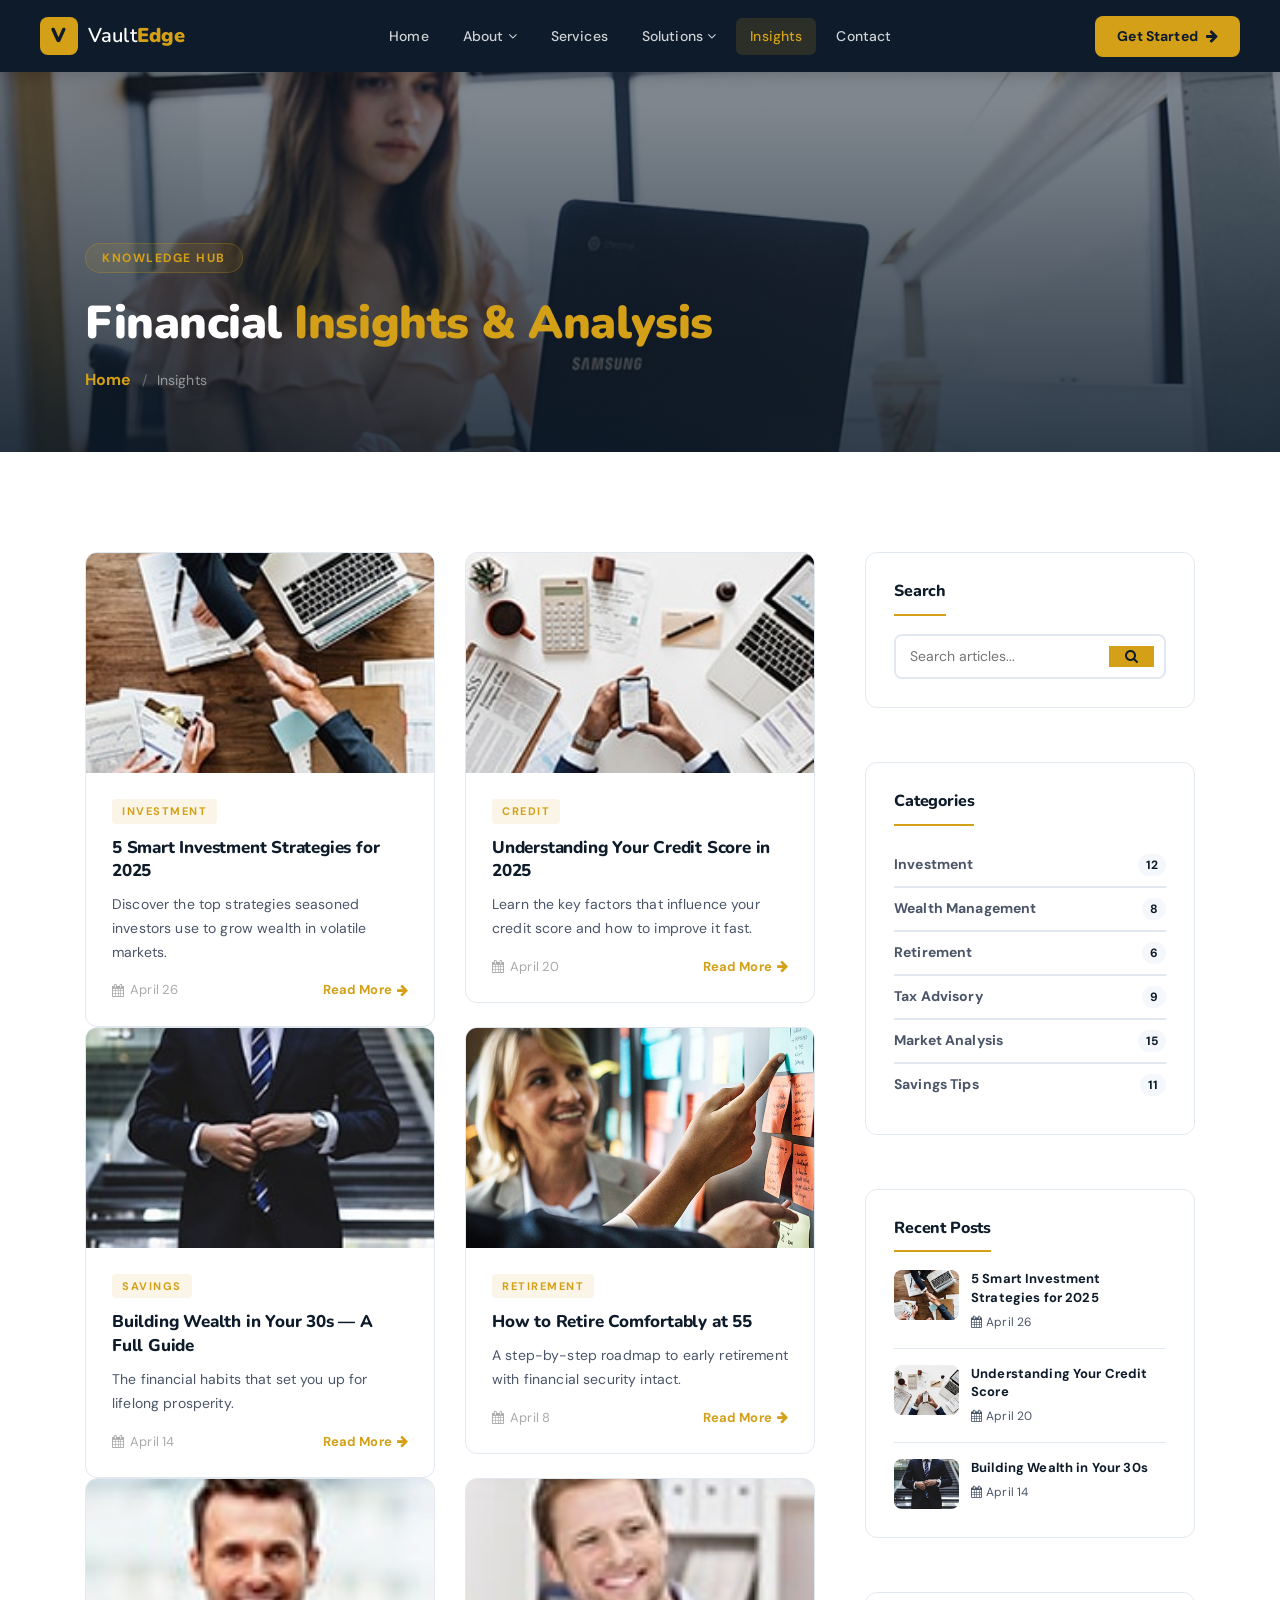
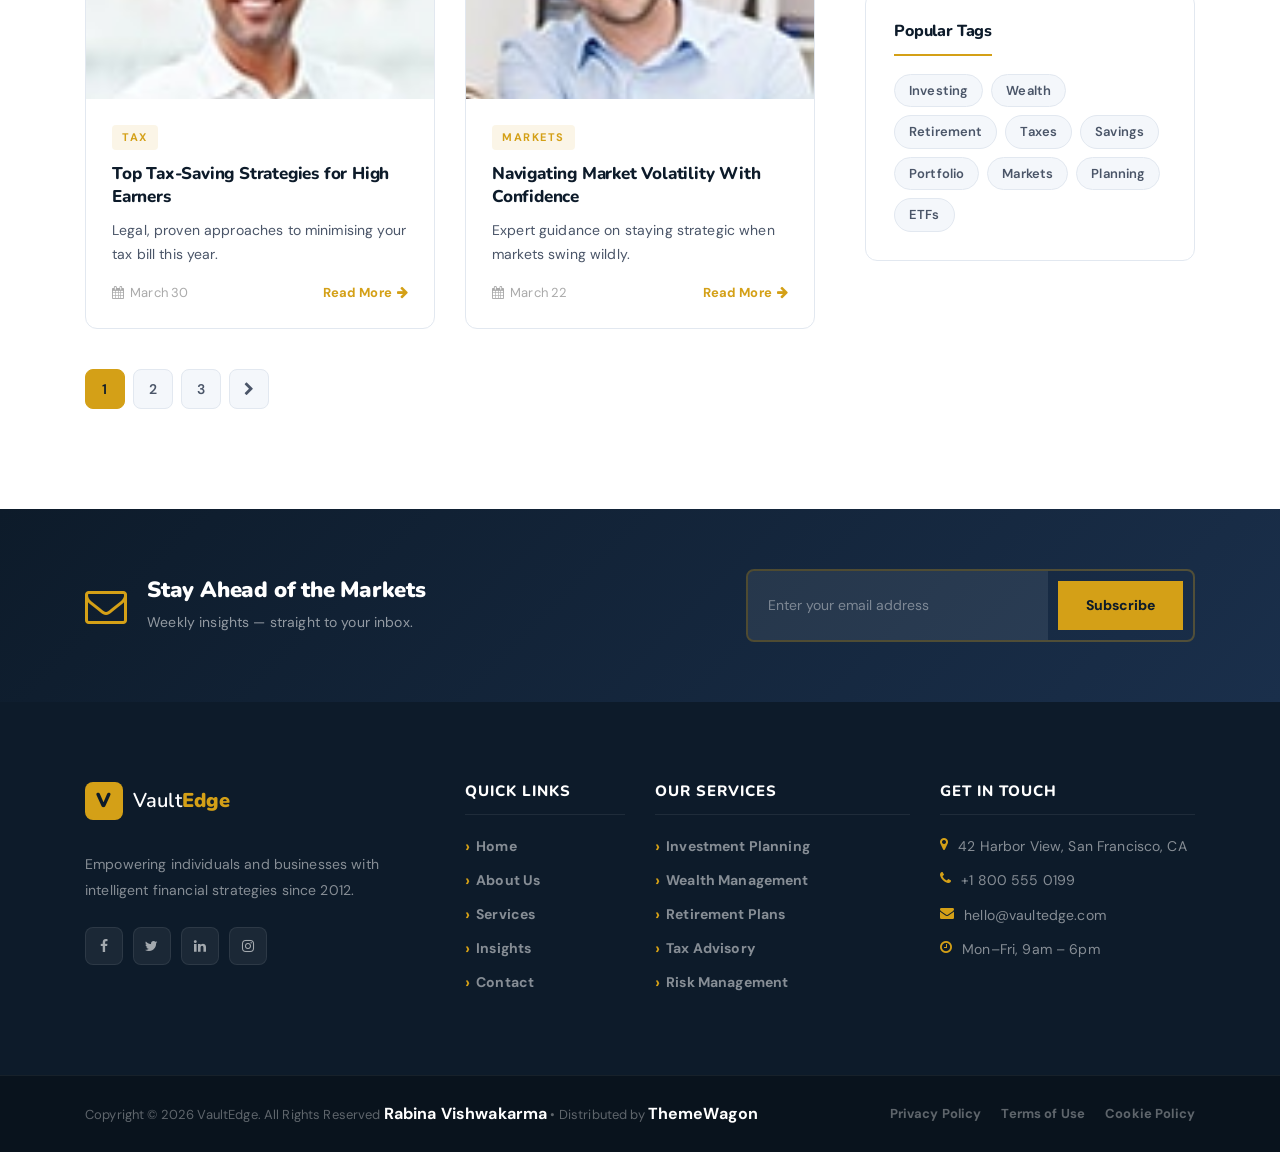
<file: post.html>
<!DOCTYPE html>
<html lang="en">
<head>
    <meta charset="UTF-8">
    <meta name="description" content="VaultEdge blog — expert investment tips, market analysis, and wealth management guides.">
    <meta http-equiv="X-UA-Compatible" content="IE=edge">
    <meta name="viewport" content="width=device-width, initial-scale=1, shrink-to-fit=no">
    <title>Financial Insights — VaultEdge</title>
    <link rel="icon" href="img/core-img/favicon.ico">
    <link rel="stylesheet" href="style.css">
    <link rel="stylesheet" href="css/custom-override.css">
</head>
<body>
    <div class="preloader d-flex align-items-center justify-content-center">
        <div class="lds-ellipsis"><div></div><div></div><div></div><div></div></div>
    </div>
    <header class="ve-header" id="ve-sticky">
        <div class="container-fluid ve-nav-wrap">
            <div class="ve-logo"><a href="index.html"><span class="ve-logo-icon">V</span><span class="ve-logo-text">Vault<strong>Edge</strong></span></a></div>
            <nav class="ve-nav"><ul>
                <li><a href="index.html">Home</a></li>
                <li class="has-drop"><a href="about.html">About <i class="fa fa-angle-down"></i></a>
                    <ul class="ve-dropdown"><li><a href="about.html">About Us</a></li><li><a href="services.html">Our Services</a></li><li><a href="elements.html">UI Elements</a></li></ul>
                </li>
                <li><a href="services.html">Services</a></li>
                <li class="has-drop"><a href="#">Solutions <i class="fa fa-angle-down"></i></a>
                    <ul class="ve-dropdown"><li><a href="#">Wealth Management</a></li><li><a href="#">Retirement Plans</a></li><li><a href="#">Tax Advisory</a></li><li><a href="#">Risk Analysis</a></li></ul>
                </li>
                <li><a href="post.html" class="active">Insights</a></li>
                <li><a href="contact.html">Contact</a></li>
            </ul></nav>
            <div class="ve-nav-cta"><a href="contact.html" class="ve-cta-btn">Get Started <i class="fa fa-arrow-right"></i></a></div>
            <button class="ve-toggler" id="ve-toggle"><span></span><span></span><span></span></button>
        </div>
        <div class="ve-mobile-menu" id="ve-mobile-menu"><ul>
            <li><a href="index.html">Home</a></li><li><a href="about.html">About</a></li>
            <li><a href="services.html">Services</a></li><li><a href="#">Solutions</a></li>
            <li><a href="post.html">Insights</a></li><li><a href="contact.html">Contact</a></li>
        </ul></div>
    </header>
    <section class="ve-page-hero" style="background-image:url(img/bg-img/24.jpg);">
        <div class="ve-page-hero-overlay"></div>
        <div class="container ve-page-hero-content">
            <span class="ve-section-tag">Knowledge Hub</span><h1>Financial <span>Insights &amp; Analysis</span></h1>
            <nav aria-label="breadcrumb"><ol class="ve-breadcrumb"><li><a href="index.html">Home</a></li><li class="active">Insights</li></ol></nav>
        </div>
    </section>

    <section class="ve-section">
        <div class="container">
            <div class="row">
                <div class="col-12 col-lg-8">
                    <div class="row">
                        <div class="col-12 col-md-6 wow fadeInUp" data-wow-delay="100ms"><div class="ve-insight-card"><div class="ve-insight-img bg-img" style="background-image:url(img/bg-img/10.jpg);"></div><div class="ve-insight-body"><span class="ve-insight-cat">Investment</span><h5><a href="single-post.html">5 Smart Investment Strategies for 2025</a></h5><p>Discover the top strategies seasoned investors use to grow wealth in volatile markets.</p><div class="ve-insight-meta"><span><i class="fa fa-calendar"></i> April 26</span><a href="single-post.html">Read More <i class="fa fa-arrow-right"></i></a></div></div></div></div>
                        <div class="col-12 col-md-6 wow fadeInUp" data-wow-delay="200ms"><div class="ve-insight-card"><div class="ve-insight-img bg-img" style="background-image:url(img/bg-img/11.jpg);"></div><div class="ve-insight-body"><span class="ve-insight-cat">Credit</span><h5><a href="single-post.html">Understanding Your Credit Score in 2025</a></h5><p>Learn the key factors that influence your credit score and how to improve it fast.</p><div class="ve-insight-meta"><span><i class="fa fa-calendar"></i> April 20</span><a href="single-post.html">Read More <i class="fa fa-arrow-right"></i></a></div></div></div></div>
                        <div class="col-12 col-md-6 wow fadeInUp" data-wow-delay="300ms"><div class="ve-insight-card"><div class="ve-insight-img bg-img" style="background-image:url(img/bg-img/12.jpg);"></div><div class="ve-insight-body"><span class="ve-insight-cat">Savings</span><h5><a href="single-post.html">Building Wealth in Your 30s — A Full Guide</a></h5><p>The financial habits that set you up for lifelong prosperity.</p><div class="ve-insight-meta"><span><i class="fa fa-calendar"></i> April 14</span><a href="single-post.html">Read More <i class="fa fa-arrow-right"></i></a></div></div></div></div>
                        <div class="col-12 col-md-6 wow fadeInUp" data-wow-delay="400ms"><div class="ve-insight-card"><div class="ve-insight-img bg-img" style="background-image:url(img/bg-img/23.jpg);"></div><div class="ve-insight-body"><span class="ve-insight-cat">Retirement</span><h5><a href="single-post.html">How to Retire Comfortably at 55</a></h5><p>A step-by-step roadmap to early retirement with financial security intact.</p><div class="ve-insight-meta"><span><i class="fa fa-calendar"></i> April 8</span><a href="single-post.html">Read More <i class="fa fa-arrow-right"></i></a></div></div></div></div>
                        <div class="col-12 col-md-6 wow fadeInUp" data-wow-delay="500ms"><div class="ve-insight-card"><div class="ve-insight-img bg-img" style="background-image:url(img/bg-img/25.jpg);"></div><div class="ve-insight-body"><span class="ve-insight-cat">Tax</span><h5><a href="single-post.html">Top Tax-Saving Strategies for High Earners</a></h5><p>Legal, proven approaches to minimising your tax bill this year.</p><div class="ve-insight-meta"><span><i class="fa fa-calendar"></i> March 30</span><a href="single-post.html">Read More <i class="fa fa-arrow-right"></i></a></div></div></div></div>
                        <div class="col-12 col-md-6 wow fadeInUp" data-wow-delay="600ms"><div class="ve-insight-card"><div class="ve-insight-img bg-img" style="background-image:url(img/bg-img/26.jpg);"></div><div class="ve-insight-body"><span class="ve-insight-cat">Markets</span><h5><a href="single-post.html">Navigating Market Volatility With Confidence</a></h5><p>Expert guidance on staying strategic when markets swing wildly.</p><div class="ve-insight-meta"><span><i class="fa fa-calendar"></i> March 22</span><a href="single-post.html">Read More <i class="fa fa-arrow-right"></i></a></div></div></div></div>
                    </div>
                    <div class="ve-pagination"><a href="#" class="active">1</a><a href="#">2</a><a href="#">3</a><a href="#"><i class="fa fa-chevron-right"></i></a></div>
                </div>
                <div class="col-12 col-lg-4">
                    <div class="ve-sidebar">
                        <div class="ve-sidebar-widget">
                            <h5 class="ve-sidebar-title">Search</h5>
                            <div class="ve-search-box"><input type="text" placeholder="Search articles..."><button><i class="fa fa-search"></i></button></div>
                        </div>
                        <div class="ve-sidebar-widget">
                            <h5 class="ve-sidebar-title">Categories</h5>
                            <ul class="ve-cat-list">
                                <li><a href="#">Investment <span>12</span></a></li>
                                <li><a href="#">Wealth Management <span>8</span></a></li>
                                <li><a href="#">Retirement <span>6</span></a></li>
                                <li><a href="#">Tax Advisory <span>9</span></a></li>
                                <li><a href="#">Market Analysis <span>15</span></a></li>
                                <li><a href="#">Savings Tips <span>11</span></a></li>
                            </ul>
                        </div>
                        <div class="ve-sidebar-widget">
                            <h5 class="ve-sidebar-title">Recent Posts</h5>
                            <div class="ve-recent-post"><div class="ve-rp-img bg-img" style="background-image:url(img/bg-img/10.jpg);"></div><div><a href="single-post.html">5 Smart Investment Strategies for 2025</a><span><i class="fa fa-calendar"></i> April 26</span></div></div>
                            <div class="ve-recent-post"><div class="ve-rp-img bg-img" style="background-image:url(img/bg-img/11.jpg);"></div><div><a href="single-post.html">Understanding Your Credit Score</a><span><i class="fa fa-calendar"></i> April 20</span></div></div>
                            <div class="ve-recent-post"><div class="ve-rp-img bg-img" style="background-image:url(img/bg-img/12.jpg);"></div><div><a href="single-post.html">Building Wealth in Your 30s</a><span><i class="fa fa-calendar"></i> April 14</span></div></div>
                        </div>
                        <div class="ve-sidebar-widget">
                            <h5 class="ve-sidebar-title">Popular Tags</h5>
                            <div class="ve-tags"><a href="#">Investing</a><a href="#">Wealth</a><a href="#">Retirement</a><a href="#">Taxes</a><a href="#">Savings</a><a href="#">Portfolio</a><a href="#">Markets</a><a href="#">Planning</a><a href="#">ETFs</a></div>
                        </div>
                    </div>
                </div>
            </div>
        </div>
    </section>
    <section class="ve-newsletter-section"><div class="container"><div class="ve-newsletter-wrap">
        <div class="ve-nl-left"><i class="fa fa-envelope-o"></i><div><h3>Stay Ahead of the Markets</h3><p>Weekly insights — straight to your inbox.</p></div></div>
        <div class="ve-nl-right"><form class="ve-nl-form" action="#" method="post"><input type="email" placeholder="Enter your email address" required><button type="submit">Subscribe</button></form></div>
    </div></div></section>
    <footer class="ve-footer"><div class="container"><div class="row">
        <div class="col-12 col-sm-6 col-lg-4 mb-50"><div class="ve-footer-brand">
            <a href="index.html" class="ve-footer-logo"><span class="ve-logo-icon">V</span><span class="ve-logo-text">Vault<strong>Edge</strong></span></a>
            <p>Empowering individuals and businesses with intelligent financial strategies since 2012.</p>
            <div class="ve-social"><a href="#"><i class="fa fa-facebook"></i></a><a href="#"><i class="fa fa-twitter"></i></a><a href="#"><i class="fa fa-linkedin"></i></a><a href="#"><i class="fa fa-instagram"></i></a></div>
        </div></div>
        <div class="col-12 col-sm-6 col-lg-2 mb-50"><h5 class="ve-footer-title">Quick Links</h5>
            <ul class="ve-footer-links"><li><a href="index.html">Home</a></li><li><a href="about.html">About Us</a></li><li><a href="services.html">Services</a></li><li><a href="post.html">Insights</a></li><li><a href="contact.html">Contact</a></li></ul>
        </div>
        <div class="col-12 col-sm-6 col-lg-3 mb-50"><h5 class="ve-footer-title">Our Services</h5>
            <ul class="ve-footer-links"><li><a href="#">Investment Planning</a></li><li><a href="#">Wealth Management</a></li><li><a href="#">Retirement Plans</a></li><li><a href="#">Tax Advisory</a></li><li><a href="#">Risk Management</a></li></ul>
        </div>
        <div class="col-12 col-sm-6 col-lg-3 mb-50"><h5 class="ve-footer-title">Get In Touch</h5>
            <ul class="ve-footer-contact"><li><i class="fa fa-map-marker"></i> 42 Harbor View, San Francisco, CA</li><li><i class="fa fa-phone"></i> +1 800 555 0199</li><li><i class="fa fa-envelope"></i> hello@vaultedge.com</li><li><i class="fa fa-clock-o"></i> Mon–Fri, 9am – 6pm</li></ul>
        </div>
    </div></div>
    <div class="ve-footer-bottom"><div class="container"><div class="ve-footer-bottom-inner">
        <p>Copyright &copy; <script>document.write(new Date().getFullYear());</script> VaultEdge. All Rights Reserved <a href="https://github.com/Rabina-Vishwakarma/" class="text-white" target="_blank">Rabina Vishwakarma</a> • Distributed by <a href="https://themewagon.com" class="text-white" target="_blank">ThemeWagon</a></p>
        <ul><li><a href="#">Privacy Policy</a></li><li><a href="#">Terms of Use</a></li><li><a href="#">Cookie Policy</a></li></ul>
    </div></div></div></footer>
    <script src="js/jquery/jquery-2.2.4.min.js"></script>
    <script src="js/bootstrap/popper.min.js"></script>
    <script src="js/bootstrap/bootstrap.min.js"></script>
    <script src="js/plugins/plugins.js"></script>
    <script src="js/active.js"></script>
    <script src="js/vaultedge.js"></script>
</body></html>
</file>
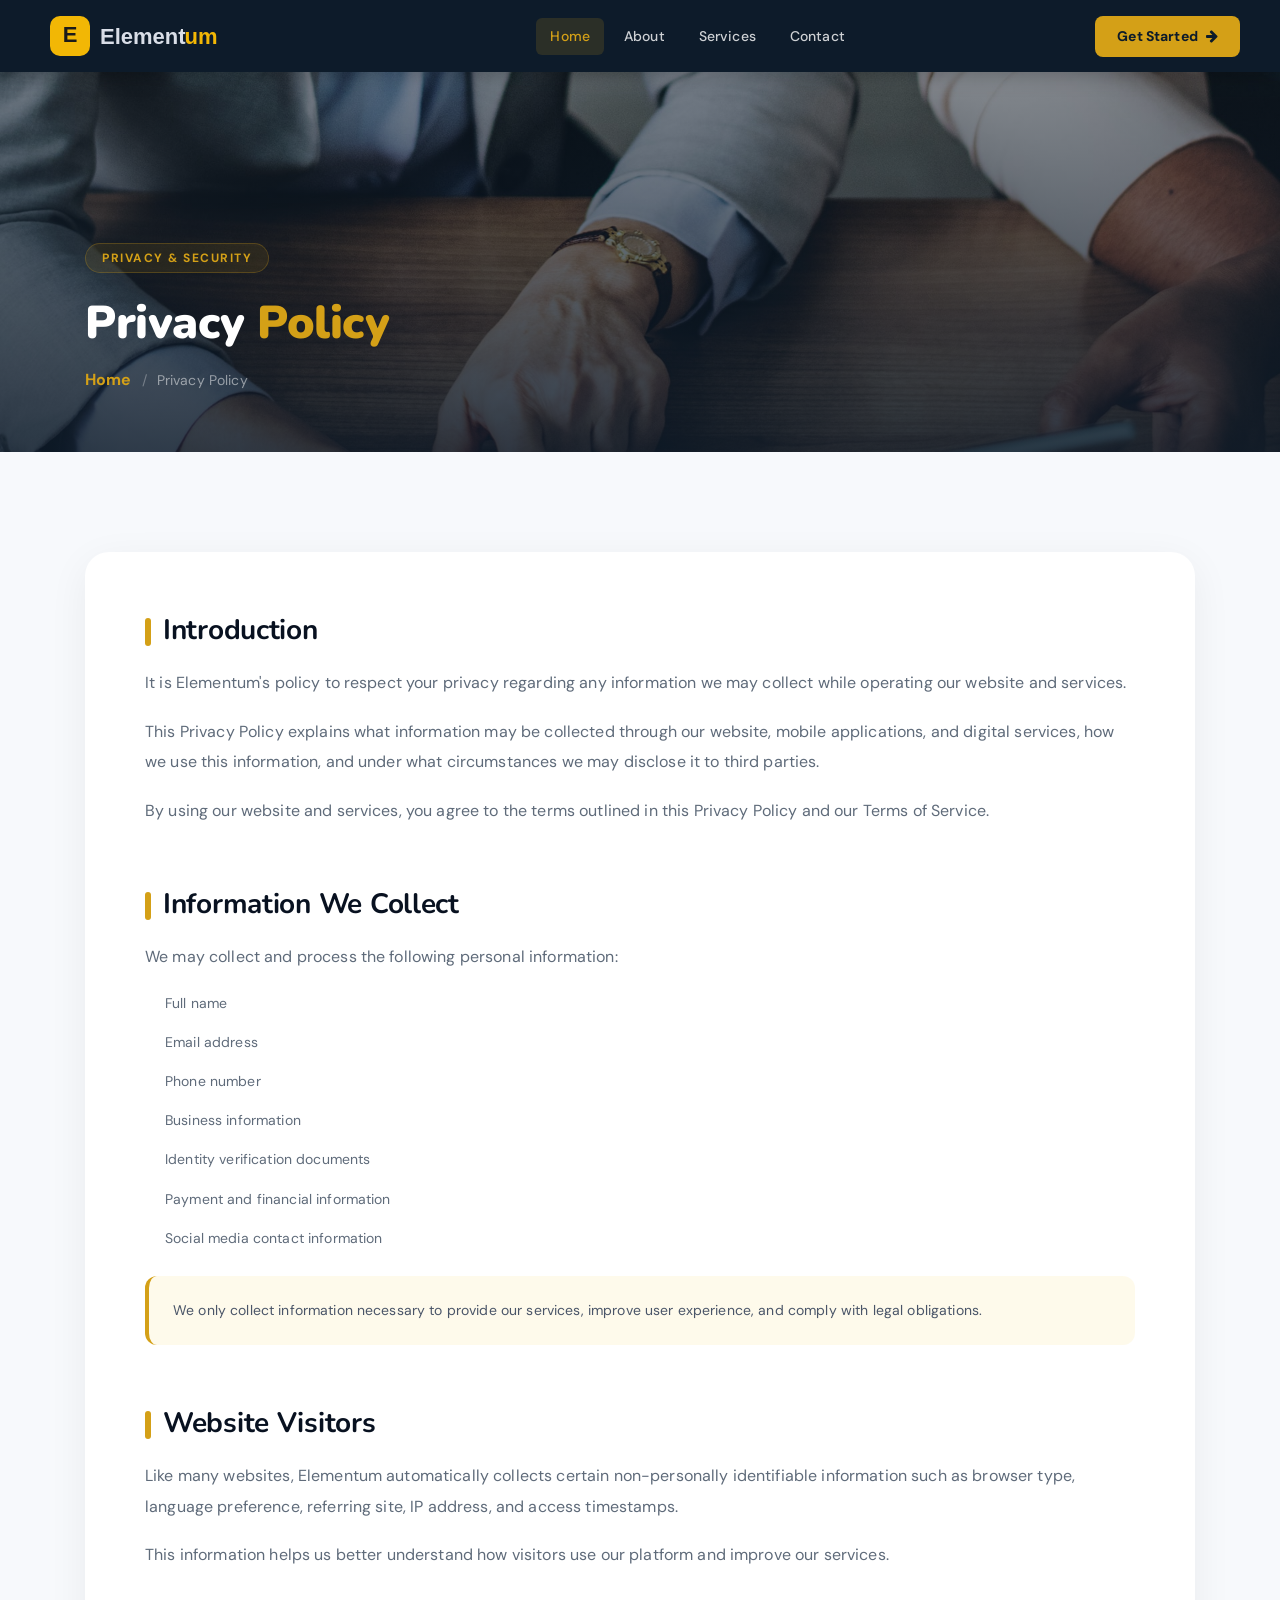
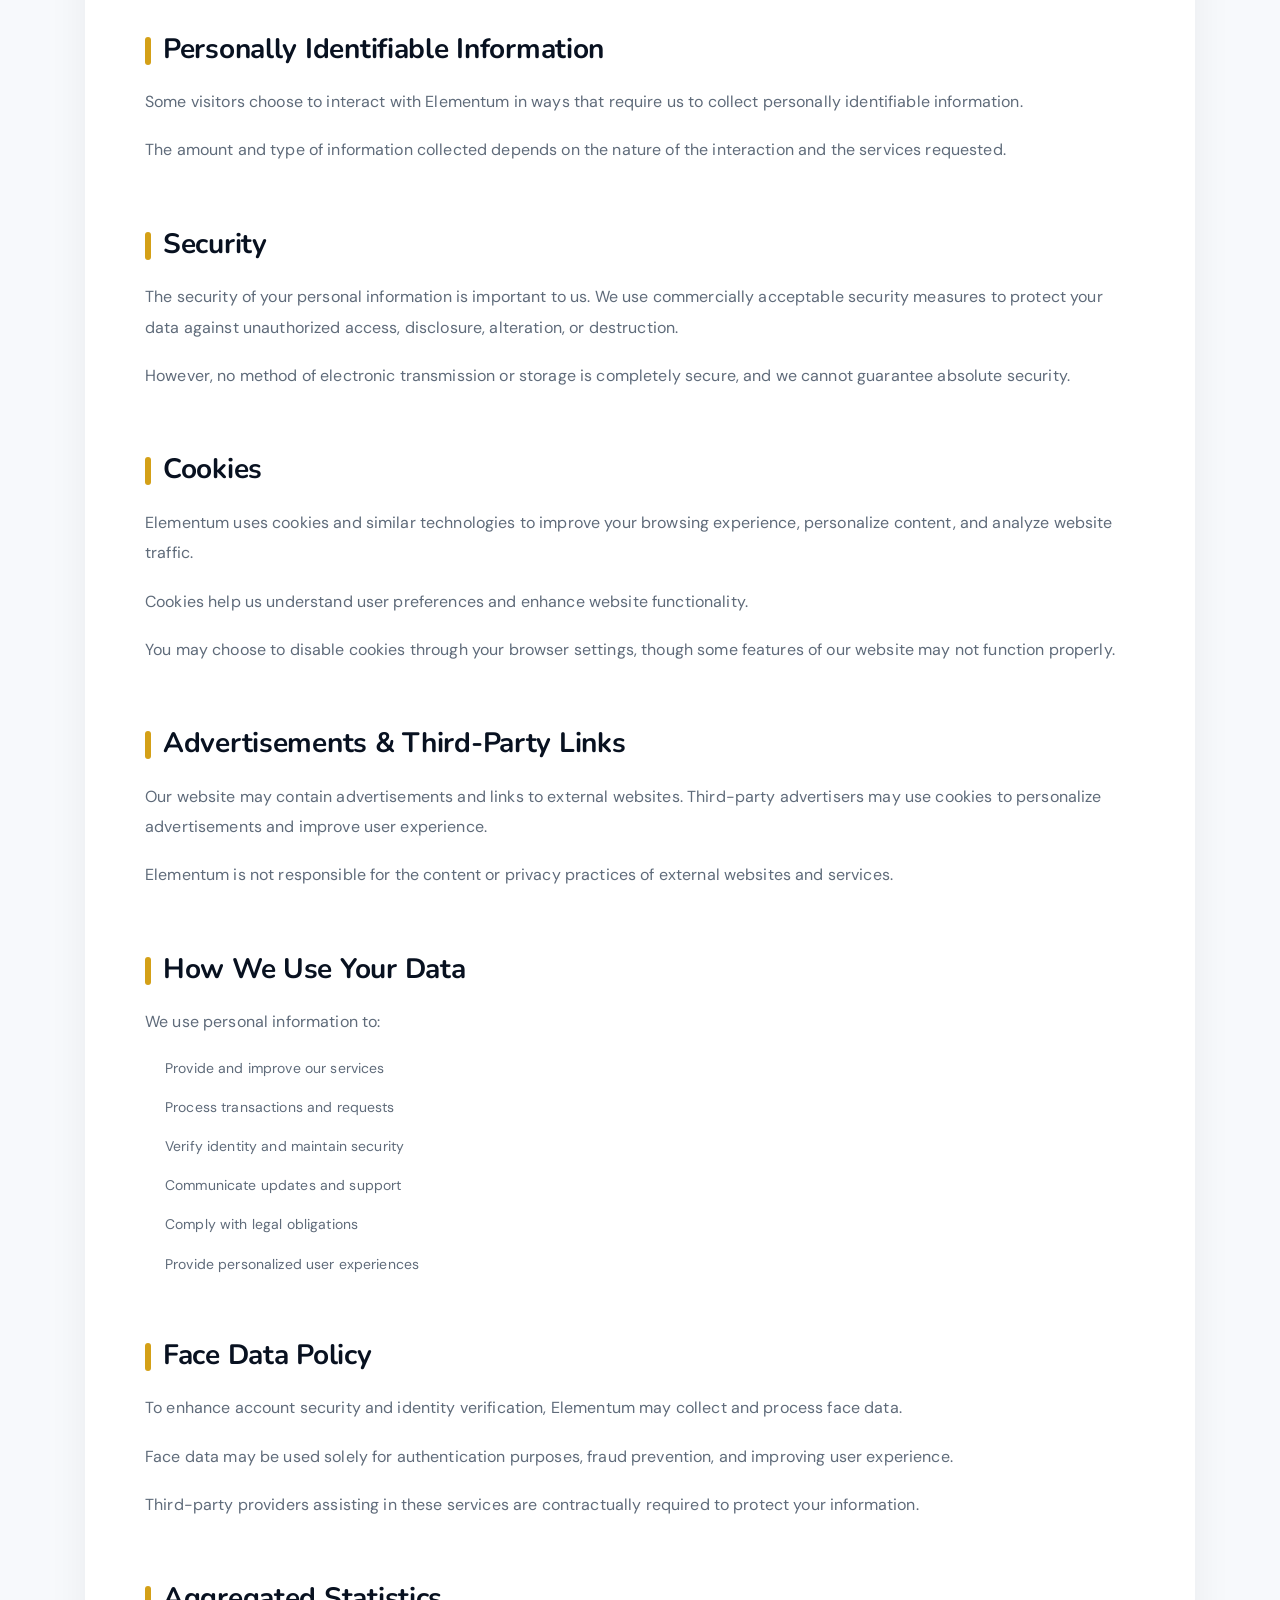
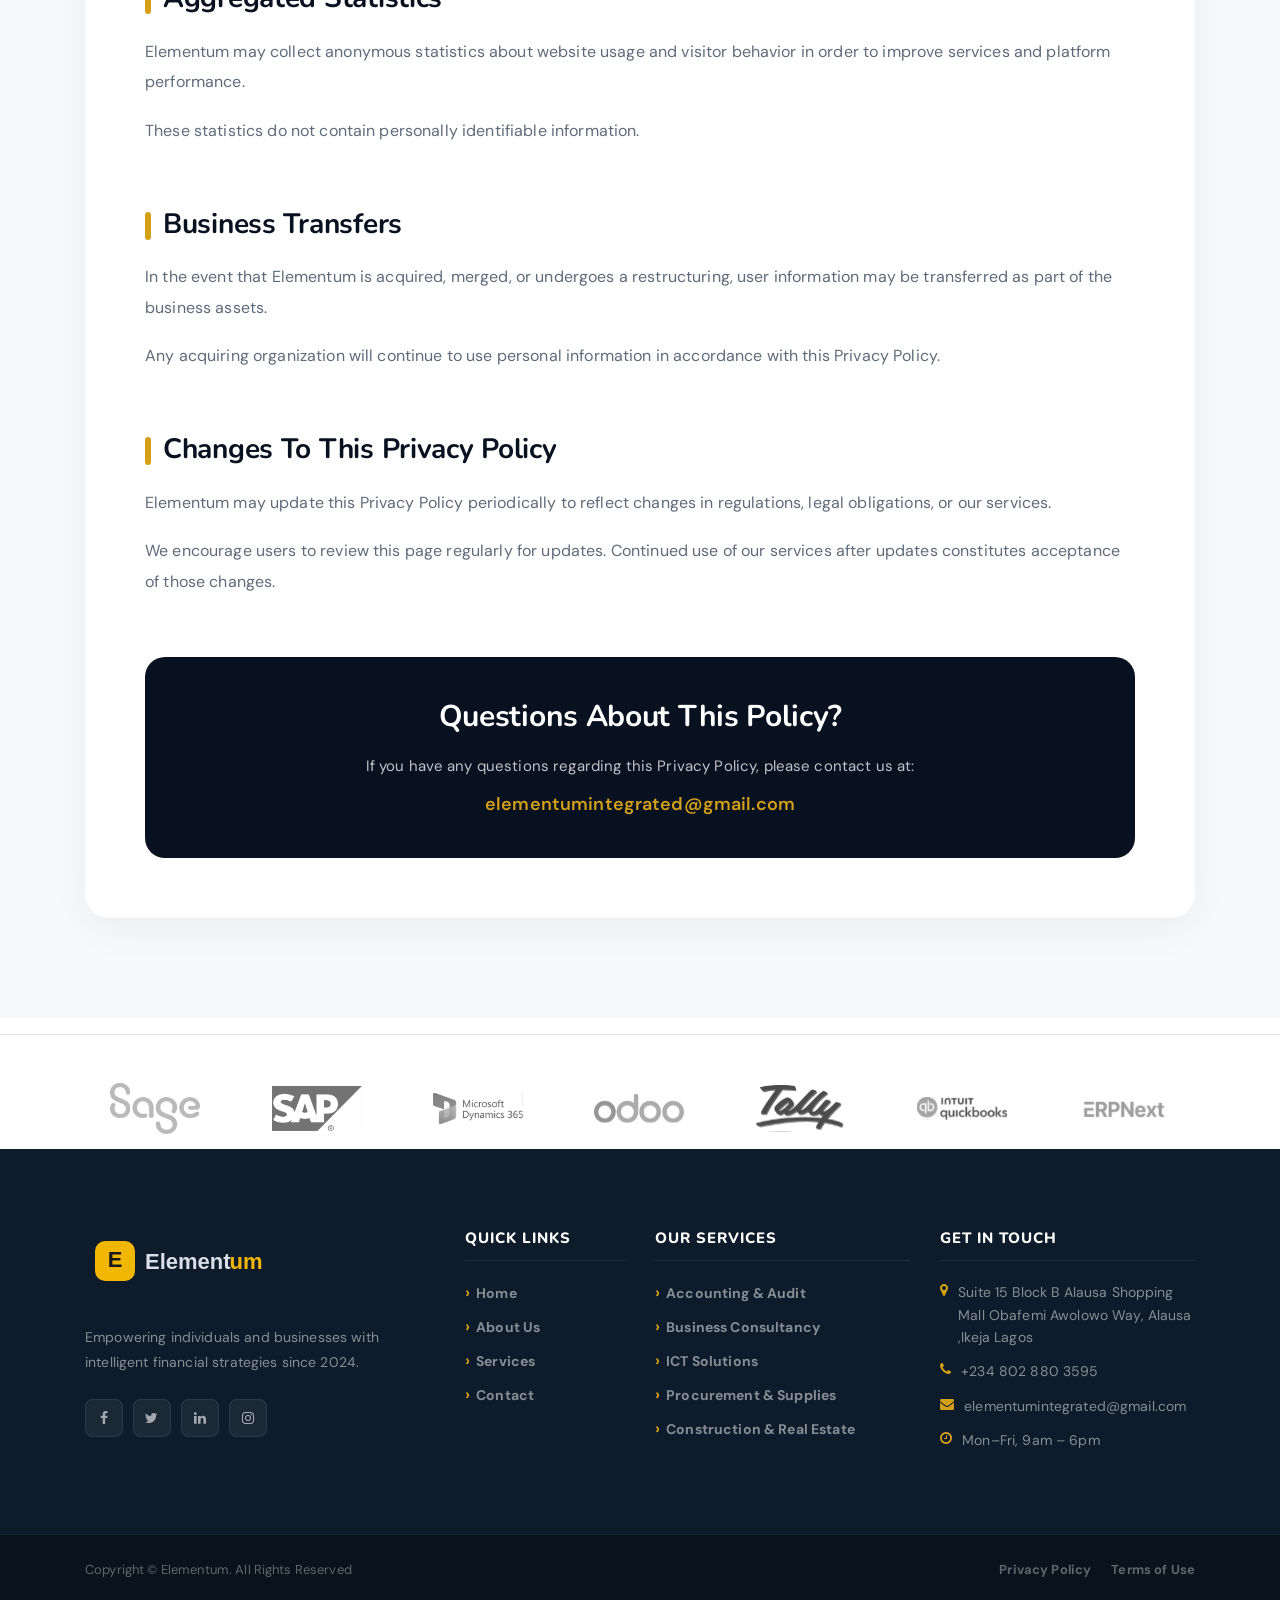
<file: privacy-policy.html>
<!doctype html>
<html lang="en">
  <head>
    <meta charset="UTF-8" />
    <meta name="description" content="Elementum Privacy Policy" />
    <meta http-equiv="X-UA-Compatible" content="IE=edge" />
    <meta name="viewport" content="width=device-width, initial-scale=1.0" />

    <title>Privacy Policy | Elementum</title>

    <link rel="stylesheet" href="style.css" />
    <link rel="stylesheet" href="css/custom-override.css" />

    <!-- <style>
      .ve-policy-hero {
        background: linear-gradient(135deg, #081120 0%, #0d1b2e 100%);
        padding: 140px 0 90px;
        color: #fff;
        text-align: center;
        position: relative;
        overflow: hidden;
      }

      .ve-policy-hero::before {
        content: "";
        position: absolute;
        width: 500px;
        height: 500px;
        background: rgba(242, 183, 5, 0.08);
        border-radius: 50%;
        top: -200px;
        right: -120px;
      }

      .ve-policy-hero h1 {
        font-size: 54px;
        font-weight: 700;
        margin-bottom: 20px;
      }

      .ve-policy-hero p {
        max-width: 700px;
        margin: auto;
        color: rgba(255, 255, 255, 0.75);
        font-size: 18px;
      }

      .ve-policy-wrapper {
        padding: 100px 0;
        background: #f7f9fc;
      }

      .ve-policy-card {
        background: #fff;
        border-radius: 24px;
        padding: 60px;
        box-shadow: 0 10px 40px rgba(0, 0, 0, 0.06);
      }

      .ve-policy-section {
        margin-bottom: 60px;
      }

      .ve-policy-section:last-child {
        margin-bottom: 0;
      }

      .ve-policy-section h2 {
        font-size: 28px;
        margin-bottom: 20px;
        color: #081120;
        position: relative;
        padding-left: 18px;
      }

      .ve-policy-section h2::before {
        content: "";
        position: absolute;
        left: 0;
        top: 6px;
        width: 6px;
        height: 28px;
        border-radius: 10px;
        background: #f2b705;
      }

      .ve-policy-section p {
        color: #5f6b7a;
        line-height: 1.9;
        margin-bottom: 18px;
        font-size: 16px;
      }

      .ve-policy-section ul {
        padding-left: 20px;
      }

      .ve-policy-section ul li {
        margin-bottom: 14px;
        color: #5f6b7a;
        line-height: 1.8;
      }

      .ve-highlight-box {
        background: rgba(242, 183, 5, 0.08);
        border-left: 4px solid #f2b705;
        padding: 24px;
        border-radius: 12px;
        margin-top: 25px;
      }

      .ve-contact-box {
        background: #081120;
        color: #fff;
        border-radius: 20px;
        padding: 40px;
        text-align: center;
        margin-top: 60px;
      }

      .ve-contact-box h3 {
        color: #fff;
        margin-bottom: 15px;
      }

      .ve-contact-box a {
        color: #f2b705;
        font-weight: 600;
        text-decoration: none;
      }

      @media (max-width: 768px) {
        .ve-policy-card {
          padding: 35px 25px;
        }

        .ve-policy-hero h1 {
          font-size: 38px;
        }

        .ve-policy-section h2 {
          font-size: 22px;
        }
      }
    </style> -->
  </head>

  <body>
    <div id="header"></div>

    <section
      class="ve-page-hero"
      style="background-image: url(img/bg-img/13.jpg)"
    >
      <div class="ve-page-hero-overlay"></div>
      <div class="container ve-page-hero-content">
        <span class="ve-section-tag">Privacy & Security</span>
        <h1>Privacy <span>Policy</span></h1>
        <nav aria-label="breadcrumb">
          <ol class="ve-breadcrumb">
            <li><a href="index.html">Home</a></li>
            <li class="active">Privacy Policy</li>
          </ol>
        </nav>
      </div>
    </section>

    <!-- HERO
    <section class="ve-policy-hero">
      <div class="container">
        <span class="ve-section-tag">Privacy & Security</span>
        <h1>Privacy Policy</h1>
        <p>
          At Elementum, protecting your privacy and personal information is one
          of our highest priorities.
        </p>
      </div>
    </section> -->

    <!-- CONTENT -->
    <section class="ve-policy-wrapper">
      <div class="container">
        <div class="ve-policy-card">
          <div class="ve-policy-section">
            <h2>Introduction</h2>

            <p>
              It is Elementum's policy to respect your privacy regarding any
              information we may collect while operating our website and
              services.
            </p>

            <p>
              This Privacy Policy explains what information may be collected
              through our website, mobile applications, and digital services,
              how we use this information, and under what circumstances we may
              disclose it to third parties.
            </p>

            <p>
              By using our website and services, you agree to the terms outlined
              in this Privacy Policy and our Terms of Service.
            </p>
          </div>

          <div class="ve-policy-section">
            <h2>Information We Collect</h2>

            <p>
              We may collect and process the following personal information:
            </p>

            <ul>
              <li>Full name</li>
              <li>Email address</li>
              <li>Phone number</li>
              <li>Business information</li>
              <li>Identity verification documents</li>
              <li>Payment and financial information</li>
              <li>Social media contact information</li>
            </ul>

            <div class="ve-highlight-box">
              We only collect information necessary to provide our services,
              improve user experience, and comply with legal obligations.
            </div>
          </div>

          <div class="ve-policy-section">
            <h2>Website Visitors</h2>

            <p>
              Like many websites, Elementum automatically collects certain
              non-personally identifiable information such as browser type,
              language preference, referring site, IP address, and access
              timestamps.
            </p>

            <p>
              This information helps us better understand how visitors use our
              platform and improve our services.
            </p>
          </div>

          <div class="ve-policy-section">
            <h2>Personally Identifiable Information</h2>

            <p>
              Some visitors choose to interact with Elementum in ways that
              require us to collect personally identifiable information.
            </p>

            <p>
              The amount and type of information collected depends on the nature
              of the interaction and the services requested.
            </p>
          </div>

          <div class="ve-policy-section">
            <h2>Security</h2>

            <p>
              The security of your personal information is important to us. We
              use commercially acceptable security measures to protect your data
              against unauthorized access, disclosure, alteration, or
              destruction.
            </p>

            <p>
              However, no method of electronic transmission or storage is
              completely secure, and we cannot guarantee absolute security.
            </p>
          </div>

          <div class="ve-policy-section">
            <h2>Cookies</h2>

            <p>
              Elementum uses cookies and similar technologies to improve your
              browsing experience, personalize content, and analyze website
              traffic.
            </p>

            <p>
              Cookies help us understand user preferences and enhance website
              functionality.
            </p>

            <p>
              You may choose to disable cookies through your browser settings,
              though some features of our website may not function properly.
            </p>
          </div>

          <div class="ve-policy-section">
            <h2>Advertisements & Third-Party Links</h2>

            <p>
              Our website may contain advertisements and links to external
              websites. Third-party advertisers may use cookies to personalize
              advertisements and improve user experience.
            </p>

            <p>
              Elementum is not responsible for the content or privacy practices
              of external websites and services.
            </p>
          </div>

          <div class="ve-policy-section">
            <h2>How We Use Your Data</h2>

            <p>We use personal information to:</p>

            <ul>
              <li>Provide and improve our services</li>
              <li>Process transactions and requests</li>
              <li>Verify identity and maintain security</li>
              <li>Communicate updates and support</li>
              <li>Comply with legal obligations</li>
              <li>Provide personalized user experiences</li>
            </ul>
          </div>

          <div class="ve-policy-section">
            <h2>Face Data Policy</h2>

            <p>
              To enhance account security and identity verification, Elementum
              may collect and process face data.
            </p>

            <p>
              Face data may be used solely for authentication purposes, fraud
              prevention, and improving user experience.
            </p>

            <p>
              Third-party providers assisting in these services are
              contractually required to protect your information.
            </p>
          </div>

          <div class="ve-policy-section">
            <h2>Aggregated Statistics</h2>

            <p>
              Elementum may collect anonymous statistics about website usage and
              visitor behavior in order to improve services and platform
              performance.
            </p>

            <p>
              These statistics do not contain personally identifiable
              information.
            </p>
          </div>

          <div class="ve-policy-section">
            <h2>Business Transfers</h2>

            <p>
              In the event that Elementum is acquired, merged, or undergoes a
              restructuring, user information may be transferred as part of the
              business assets.
            </p>

            <p>
              Any acquiring organization will continue to use personal
              information in accordance with this Privacy Policy.
            </p>
          </div>

          <div class="ve-policy-section">
            <h2>Changes To This Privacy Policy</h2>

            <p>
              Elementum may update this Privacy Policy periodically to reflect
              changes in regulations, legal obligations, or our services.
            </p>

            <p>
              We encourage users to review this page regularly for updates.
              Continued use of our services after updates constitutes acceptance
              of those changes.
            </p>
          </div>

          <div class="ve-contact-box">
            <h3>Questions About This Policy?</h3>

            <p>
              If you have any questions regarding this Privacy Policy, please
              contact us at:
            </p>

            <a href="mailto:elementumintegrated@gmail.com">
              elementumintegrated@gmail.com
            </a>
          </div>
        </div>
      </div>
    </section>

    <div id="footer"></div>

    <!-- Scripts -->
    <script src="js/include.js"></script>
    <script src="js/jquery/jquery-2.2.4.min.js"></script>
    <script src="js/bootstrap/popper.min.js"></script>
    <script src="js/bootstrap/bootstrap.min.js"></script>
    <script src="js/plugins/plugins.js"></script>
    <script src="js/active.js"></script>
    <script src="js/vaultedge.js"></script>
  </body>
</html>
</file>
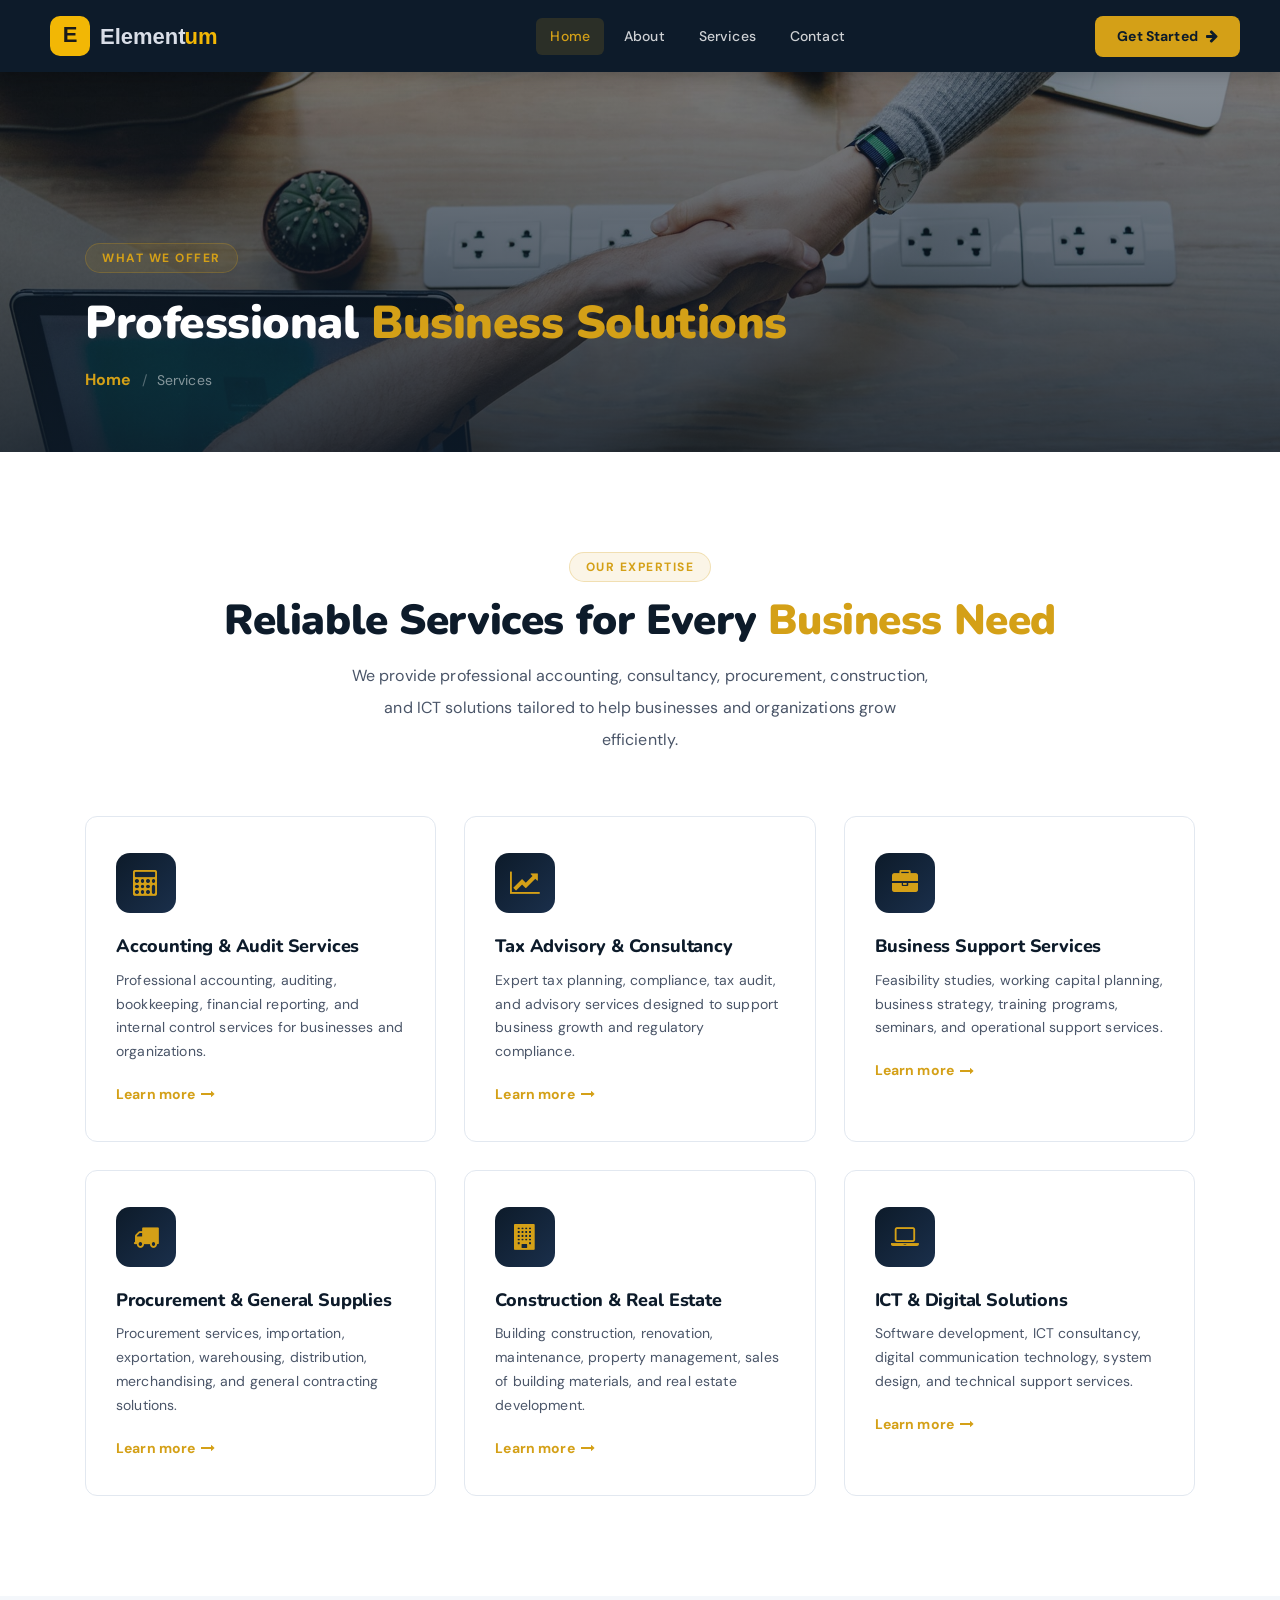
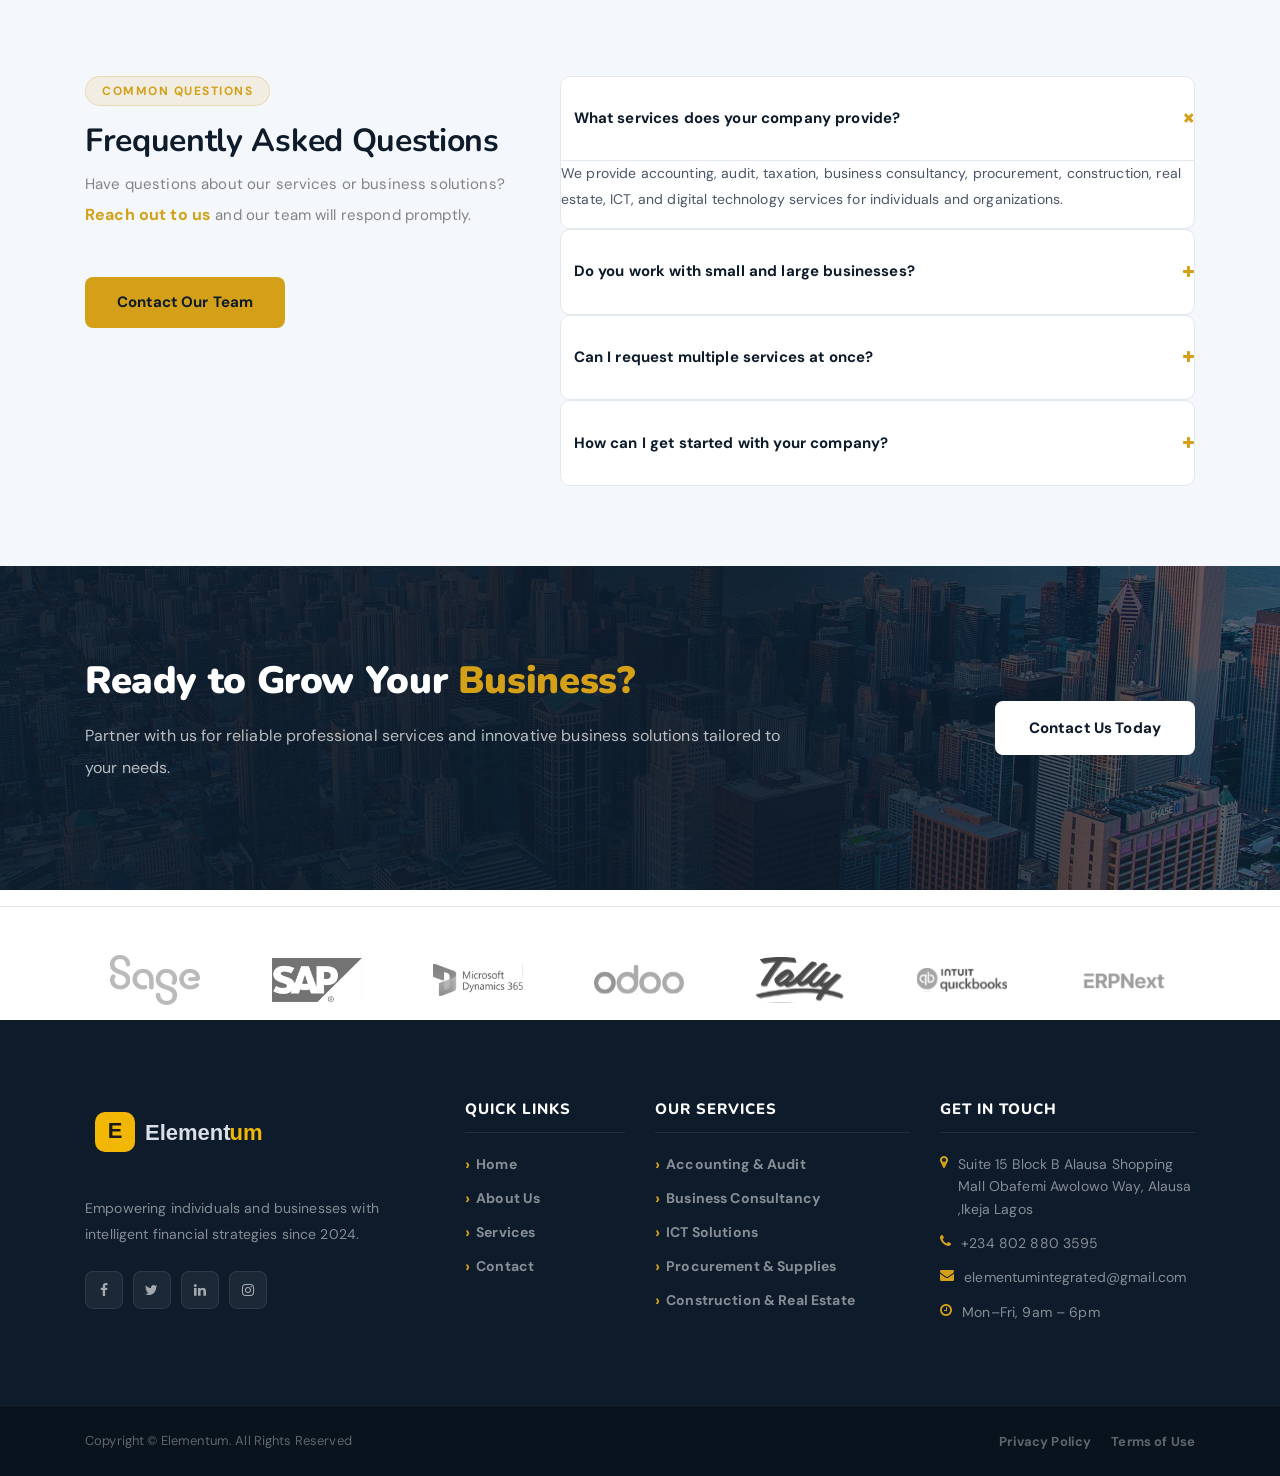
<file: services.html>
<!doctype html>
<html lang="en">
  <head>
    <meta charset="UTF-8" />
    <meta
      name="description"
      content="Elementum offers investment, wealth management, retirement, tax, and risk services."
    />
    <meta http-equiv="X-UA-Compatible" content="IE=edge" />
    <meta
      name="viewport"
      content="width=device-width, initial-scale=1, shrink-to-fit=no"
    />
    <title>Our Services — Elementun</title>
    <link rel="icon" href="img/core-img/favicon.ico" />
    <link rel="stylesheet" href="style.css" />
    <link rel="stylesheet" href="css/custom-override.css" />
  </head>

  <body>
    <div class="preloader d-flex align-items-center justify-content-center">
      <div class="lds-ellipsis">
        <div></div>
        <div></div>
        <div></div>
        <div></div>
      </div>
    </div>
    <div id="header"></div>
    <section
      class="ve-page-hero"
      style="background-image: url(img/bg-img/20.jpg)"
    >
      <div class="ve-page-hero-overlay"></div>
      <div class="container ve-page-hero-content">
        <span class="ve-section-tag">What We Offer</span>
        <h1>Professional <span>Business Solutions</span></h1>
        <nav aria-label="breadcrumb">
          <ol class="ve-breadcrumb">
            <li><a href="index.html">Home</a></li>
            <li class="active">Services</li>
          </ol>
        </nav>
      </div>
    </section>

    <section class="ve-section">
      <div class="container">
        <div class="ve-section-header text-center">
          <span class="ve-section-tag">Our Expertise</span>
          <h2>Reliable Services for Every <span>Business Need</span></h2>
          <p>
            We provide professional accounting, consultancy, procurement,
            construction, and ICT solutions tailored to help businesses and
            organizations grow efficiently.
          </p>
        </div>
        <div class="ve-services-grid">
          <div class="ve-service-card wow fadeInUp" data-wow-delay="100ms">
            <div class="ve-service-icon">
              <i class="fa fa-calculator"></i>
            </div>
            <h4>Accounting & Audit Services</h4>
            <p>
              Professional accounting, auditing, bookkeeping, financial
              reporting, and internal control services for businesses and
              organizations.
            </p>
            <a href="contact.html" class="ve-card-link"
              >Learn more <i class="fa fa-long-arrow-right"></i
            ></a>
          </div>
          <div class="ve-service-card wow fadeInUp" data-wow-delay="200ms">
            <div class="ve-service-icon">
              <i class="fa fa-line-chart"></i>
            </div>

            <h4>Tax Advisory & Consultancy</h4>

            <p>
              Expert tax planning, compliance, tax audit, and advisory services
              designed to support business growth and regulatory compliance.
            </p>

            <a href="contact.html" class="ve-card-link">
              Learn more <i class="fa fa-long-arrow-right"></i>
            </a>
          </div>
          <div class="ve-service-card wow fadeInUp" data-wow-delay="300ms">
            <div class="ve-service-icon">
              <i class="fa fa-briefcase"></i>
            </div>

            <h4>Business Support Services</h4>

            <p>
              Feasibility studies, working capital planning, business strategy,
              training programs, seminars, and operational support services.
            </p>

            <a href="contact.html" class="ve-card-link">
              Learn more <i class="fa fa-long-arrow-right"></i>
            </a>
          </div>
          <div class="ve-service-card wow fadeInUp" data-wow-delay="400ms">
            <div class="ve-service-icon">
              <i class="fa fa-truck"></i>
            </div>

            <h4>Procurement & General Supplies</h4>

            <p>
              Procurement services, importation, exportation, warehousing,
              distribution, merchandising, and general contracting solutions.
            </p>

            <a href="contact.html" class="ve-card-link">
              Learn more <i class="fa fa-long-arrow-right"></i>
            </a>
          </div>
          <div class="ve-service-card wow fadeInUp" data-wow-delay="500ms">
            <div class="ve-service-icon">
              <i class="fa fa-building"></i>
            </div>

            <h4>Construction & Real Estate</h4>

            <p>
              Building construction, renovation, maintenance, property
              management, sales of building materials, and real estate
              development.
            </p>

            <a href="contact.html" class="ve-card-link">
              Learn more <i class="fa fa-long-arrow-right"></i>
            </a>
          </div>
          <div class="ve-service-card wow fadeInUp" data-wow-delay="600ms">
            <div class="ve-service-icon">
              <i class="fa fa-laptop"></i>
            </div>

            <h4>ICT & Digital Solutions</h4>

            <p>
              Software development, ICT consultancy, digital communication
              technology, system design, and technical support services.
            </p>

            <a href="contact.html" class="ve-card-link">
              Learn more <i class="fa fa-long-arrow-right"></i>
            </a>
          </div>
        </div>
      </div>
    </section>
    <!-- <section class="ve-process-section">
      <div class="container">
        <div class="ve-section-header text-center">
          <span class="ve-section-tag">How It Works</span>
          <h2>Getting Started is <span>Simple</span></h2>
        </div>
        <div class="ve-process-grid">
          <div class="ve-process-step wow fadeInUp" data-wow-delay="100ms">
            <div class="ve-process-num">01</div>
            <h5>Book a Consultation</h5>
            <p>
              Schedule a free 30-minute call with one of our certified advisors
              to discuss your goals.
            </p>
          </div>
          <div class="ve-process-arrow">
            <i class="fa fa-long-arrow-right"></i>
          </div>
          <div class="ve-process-step wow fadeInUp" data-wow-delay="250ms">
            <div class="ve-process-num">02</div>
            <h5>Financial Assessment</h5>
            <p>
              We analyse your financial position, risk tolerance, and long-term
              objectives.
            </p>
          </div>
          <div class="ve-process-arrow">
            <i class="fa fa-long-arrow-right"></i>
          </div>
          <div class="ve-process-step wow fadeInUp" data-wow-delay="400ms">
            <div class="ve-process-num">03</div>
            <h5>Custom Strategy</h5>
            <p>
              Receive a fully personalised financial plan tailored to your
              unique situation and goals.
            </p>
          </div>
          <div class="ve-process-arrow">
            <i class="fa fa-long-arrow-right"></i>
          </div>
          <div class="ve-process-step wow fadeInUp" data-wow-delay="550ms">
            <div class="ve-process-num">04</div>
            <h5>Ongoing Support</h5>
            <p>
              We monitor, adjust, and optimise your plan continuously as markets
              and life evolve.
            </p>
          </div>
        </div>
      </div>
    </section> -->

    <!-- <section class="ve-section ve-faq-section"> -->
    <section class="ve-process-section">
      <div class="container">
        <div class="row align-items-start">
          <div class="col-12 col-lg-5 wow fadeInLeft" data-wow-delay="100ms">
            <span class="ve-section-tag">Common Questions</span>

            <h2>Frequently Asked <span>Questions</span></h2>

            <p>
              Have questions about our services or business solutions?
              <a href="contact.html" style="color: var(--ve-gold)">
                Reach out to us
              </a>
              and our team will respond promptly.
            </p>

            <a href="contact.html" class="ve-btn-primary mt-30">
              Contact Our Team
            </a>
          </div>

          <div class="col-12 col-lg-7 wow fadeInRight" data-wow-delay="200ms">
            <div class="ve-faq-list">
              <div class="ve-faq-item open">
                <div class="ve-faq-q">
                  <span>What services does your company provide?</span>
                  <i class="fa fa-plus"></i>
                </div>

                <div class="ve-faq-a">
                  We provide accounting, audit, taxation, business consultancy,
                  procurement, construction, real estate, ICT, and digital
                  technology services for individuals and organizations.
                </div>
              </div>

              <div class="ve-faq-item">
                <div class="ve-faq-q">
                  <span>Do you work with small and large businesses?</span>
                  <i class="fa fa-plus"></i>
                </div>

                <div class="ve-faq-a">
                  Yes. We work with startups, SMEs, corporate organizations,
                  government agencies, and individual clients across multiple
                  industries.
                </div>
              </div>

              <div class="ve-faq-item">
                <div class="ve-faq-q">
                  <span>Can I request multiple services at once?</span>
                  <i class="fa fa-plus"></i>
                </div>

                <div class="ve-faq-a">
                  Absolutely. Our integrated business approach allows clients to
                  combine services such as accounting, procurement, ICT
                  solutions, and consultancy based on their needs.
                </div>
              </div>

              <div class="ve-faq-item">
                <div class="ve-faq-q">
                  <span>How can I get started with your company?</span>
                  <i class="fa fa-plus"></i>
                </div>

                <div class="ve-faq-a">
                  You can contact our team through the contact page or by phone
                  and email. We will discuss your requirements and recommend the
                  best solutions for your business.
                </div>
              </div>
            </div>
          </div>
        </div>
      </div>
    </section>

    <section
      class="ve-cta-banner bg-img"
      style="background-image: url(img/bg-img/6.jpg)"
    >
      <div class="ve-cta-overlay"></div>
      <div class="container ve-cta-content">
        <div class="row align-items-center">
          <div class="col-12 col-lg-8">
            <h2>Ready to Grow Your <span>Business?</span></h2>
            <p>
              Partner with us for reliable professional services and innovative
              business solutions tailored to your needs.
            </p>
          </div>
          <div class="col-12 col-lg-4 text-lg-right">
            <a href="contact.html" class="ve-btn-white">Contact Us Today</a>
          </div>
        </div>
      </div>
    </section>
    <div id="footer"></div>
    <script src="js/include.js"></script>
    <script src="js/jquery/jquery-2.2.4.min.js"></script>
    <script src="js/bootstrap/popper.min.js"></script>
    <script src="js/bootstrap/bootstrap.min.js"></script>
    <script src="js/plugins/plugins.js"></script>
    <script src="js/active.js"></script>
    <script src="js/vaultedge.js"></script>
  </body>
</html>
</file>
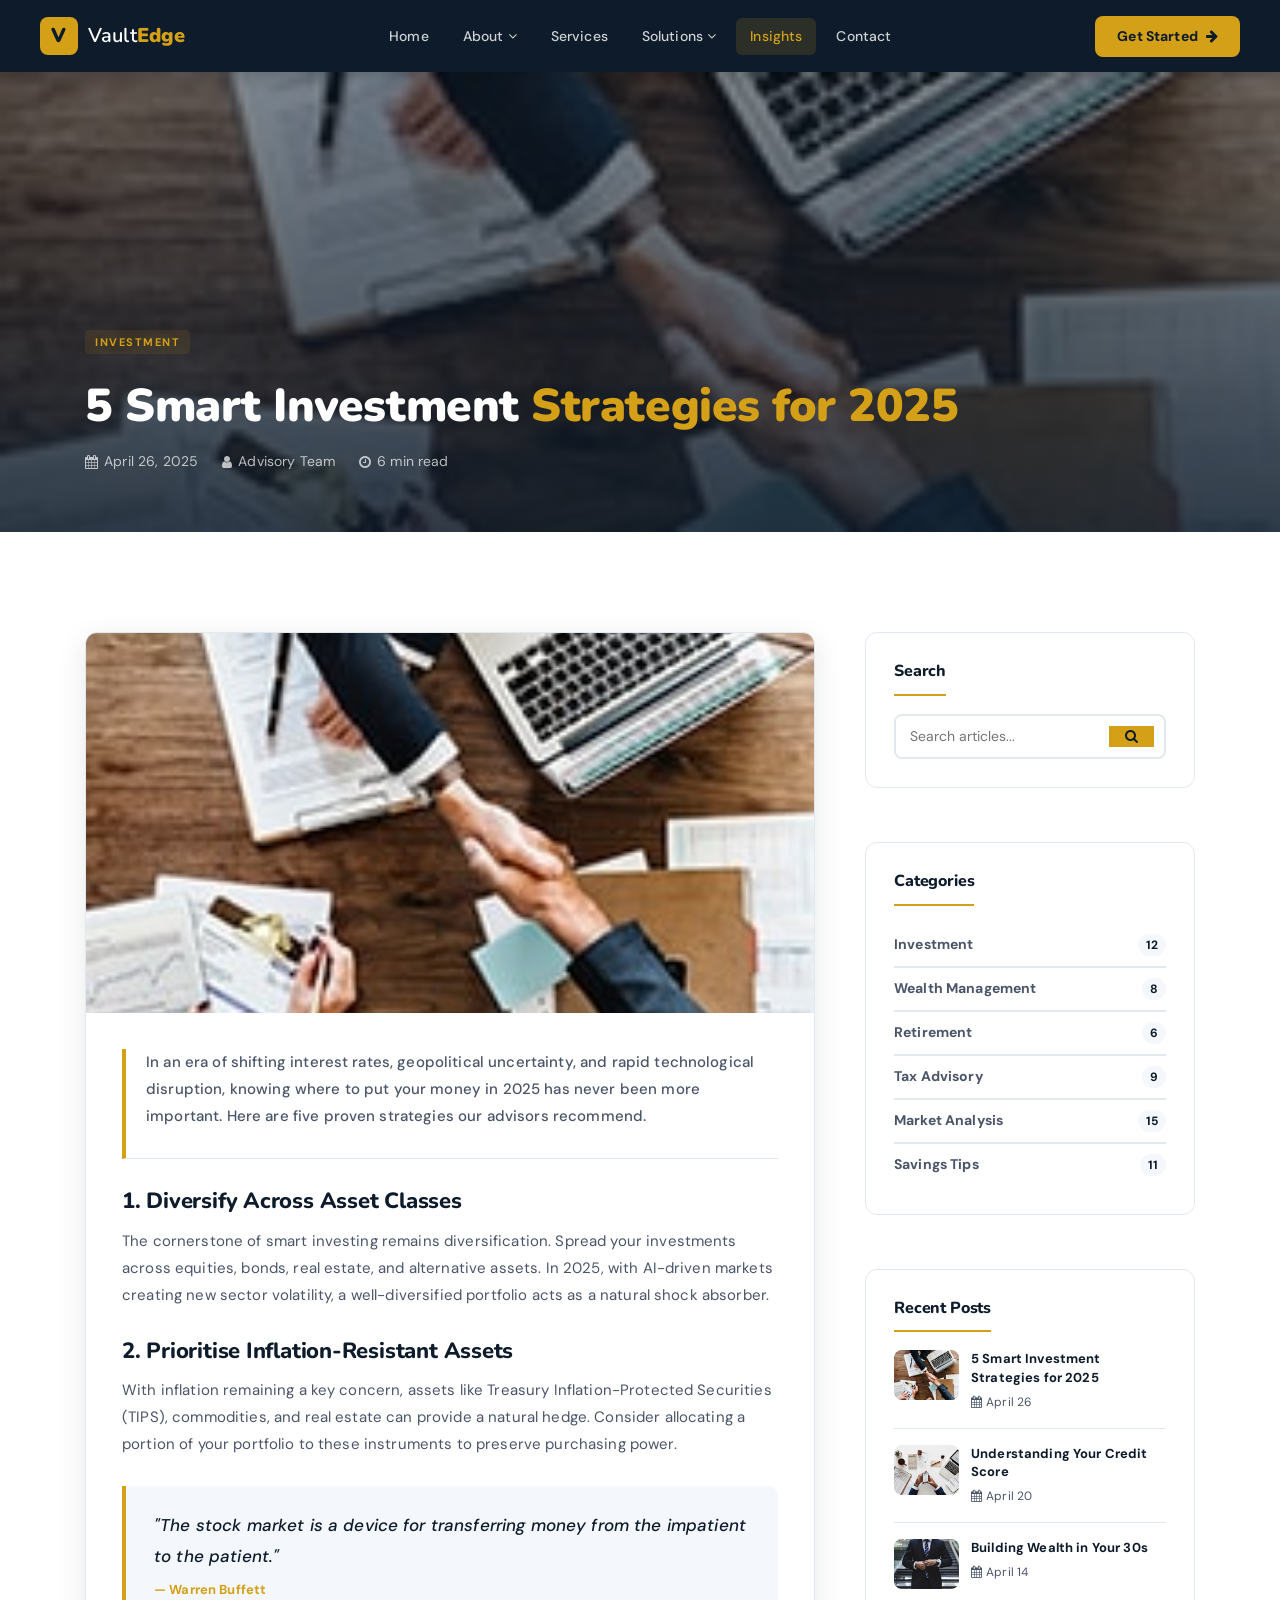
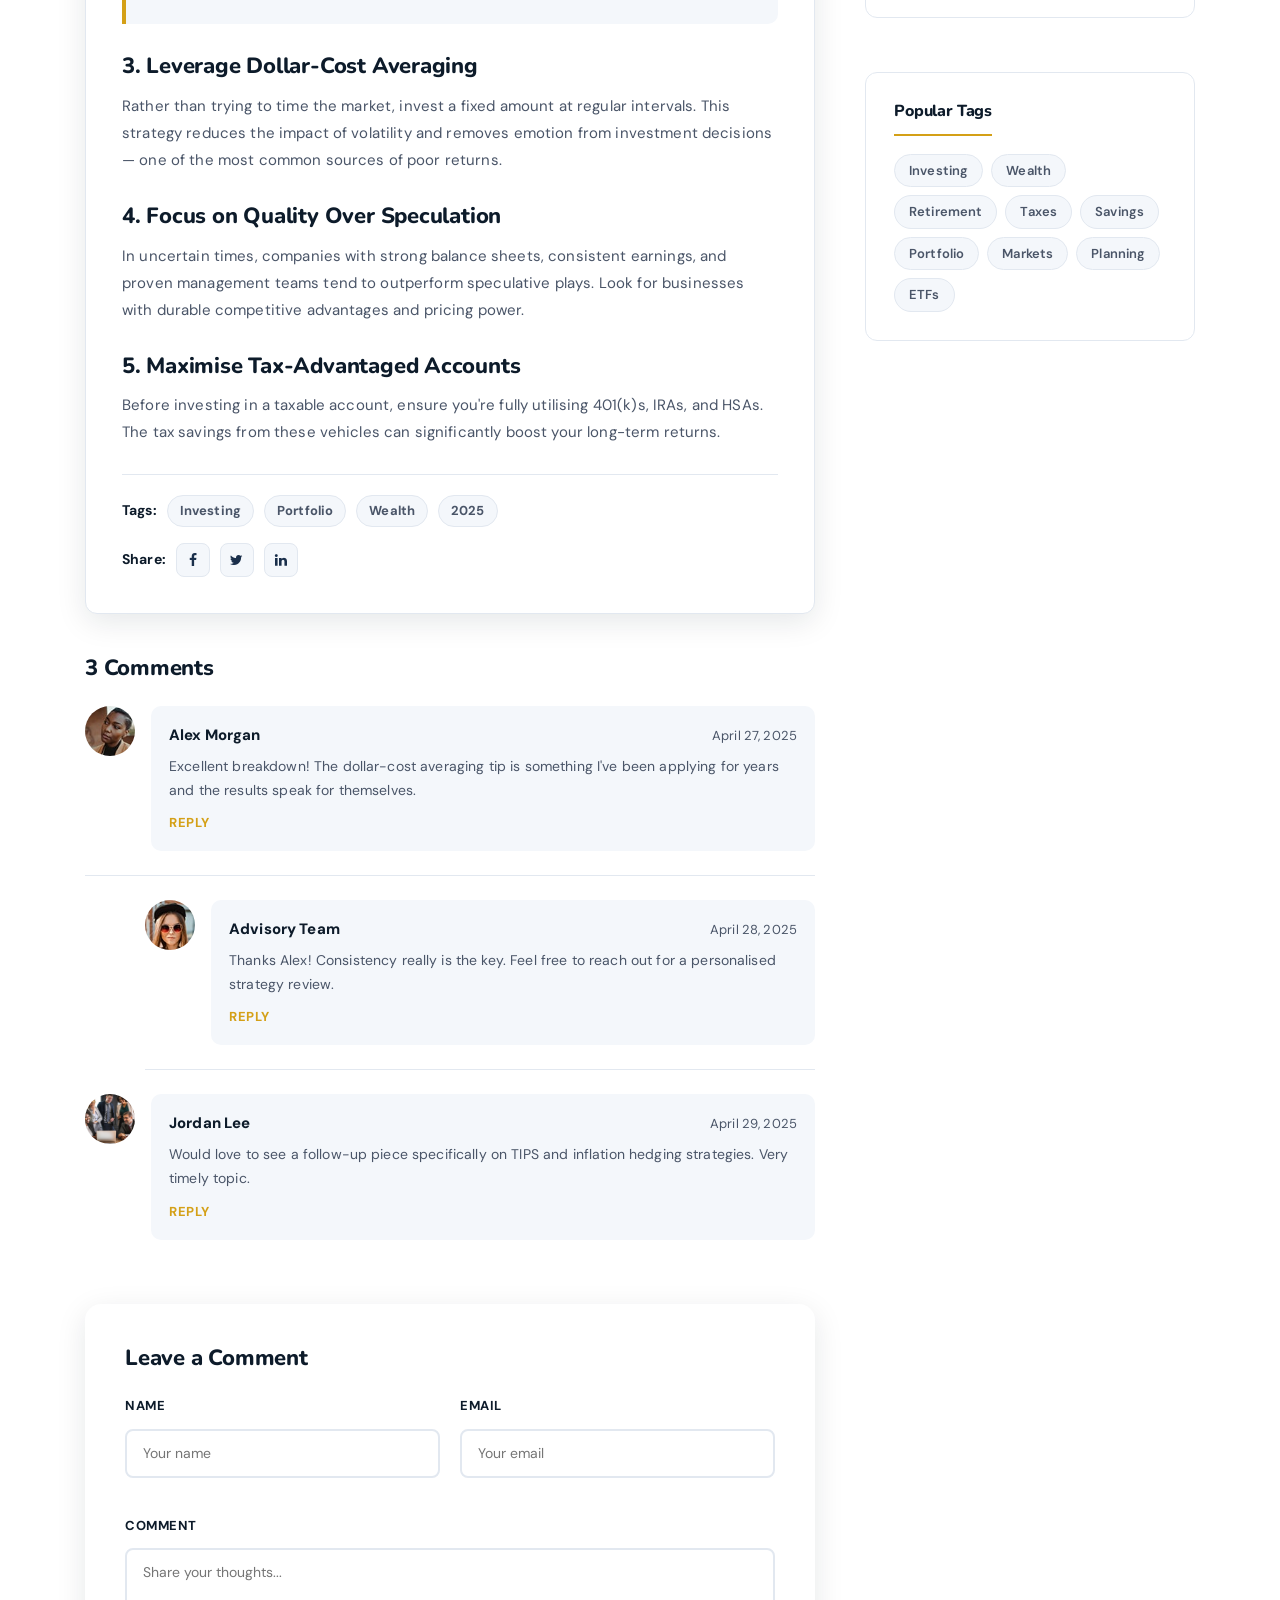
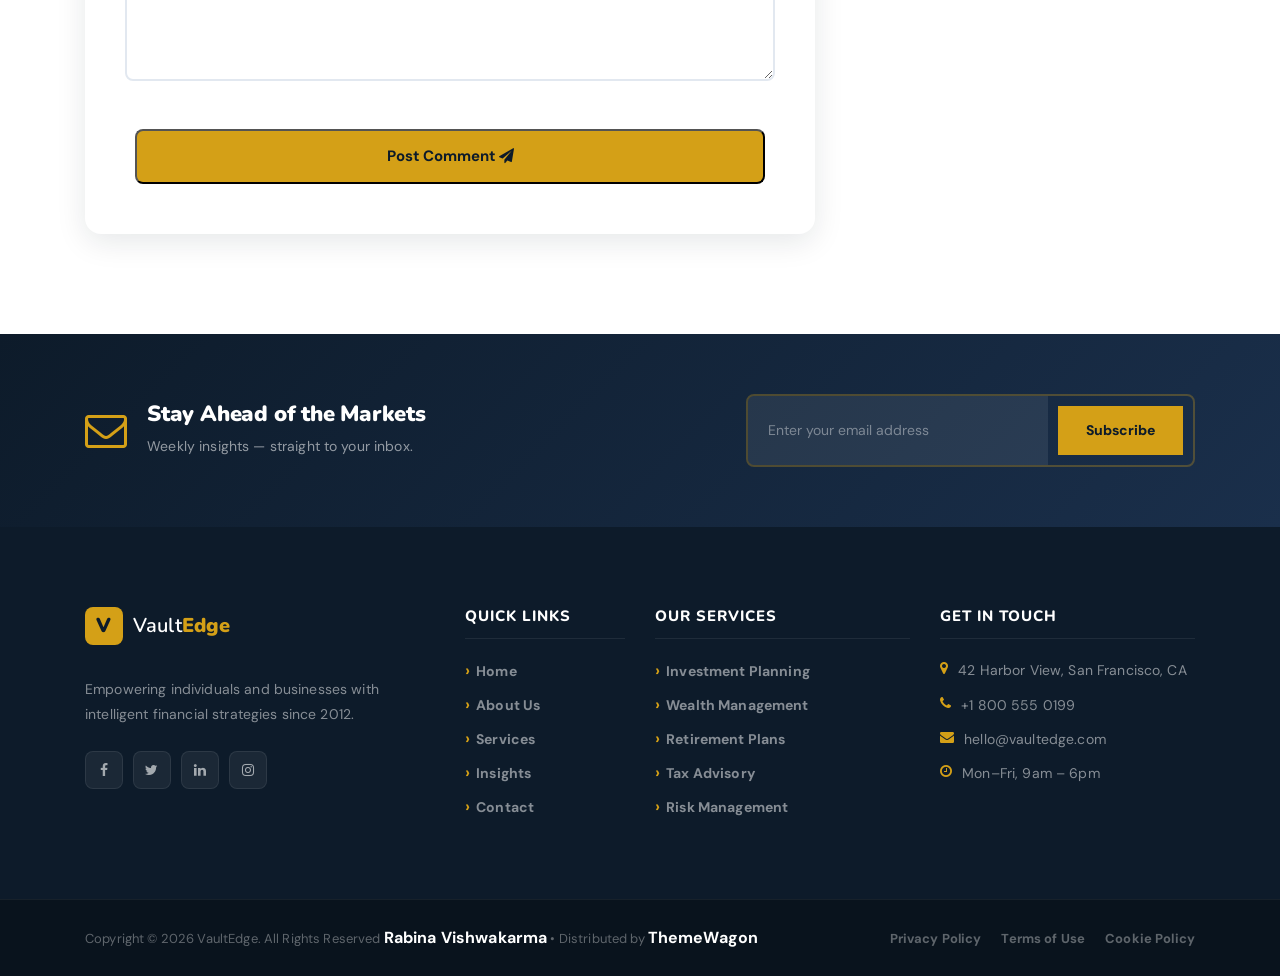
<file: single-post.html>
<!DOCTYPE html>
<html lang="en">
<head>
    <meta charset="UTF-8">
    <meta name="description" content="VaultEdge advisors share their top 5 investment strategies for building wealth in 2025.">
    <meta http-equiv="X-UA-Compatible" content="IE=edge">
    <meta name="viewport" content="width=device-width, initial-scale=1, shrink-to-fit=no">
    <title>5 Smart Investment Strategies — VaultEdge</title>
    <link rel="icon" href="img/core-img/favicon.ico">
    <link rel="stylesheet" href="style.css">
    <link rel="stylesheet" href="css/custom-override.css">
</head>
<body>
    <div class="preloader d-flex align-items-center justify-content-center">
        <div class="lds-ellipsis"><div></div><div></div><div></div><div></div></div>
    </div>
    <header class="ve-header" id="ve-sticky">
        <div class="container-fluid ve-nav-wrap">
            <div class="ve-logo"><a href="index.html"><span class="ve-logo-icon">V</span><span class="ve-logo-text">Vault<strong>Edge</strong></span></a></div>
            <nav class="ve-nav"><ul>
                <li><a href="index.html">Home</a></li>
                <li class="has-drop"><a href="about.html">About <i class="fa fa-angle-down"></i></a>
                    <ul class="ve-dropdown"><li><a href="about.html">About Us</a></li><li><a href="services.html">Our Services</a></li><li><a href="elements.html">UI Elements</a></li></ul>
                </li>
                <li><a href="services.html">Services</a></li>
                <li class="has-drop"><a href="#">Solutions <i class="fa fa-angle-down"></i></a>
                    <ul class="ve-dropdown"><li><a href="#">Wealth Management</a></li><li><a href="#">Retirement Plans</a></li><li><a href="#">Tax Advisory</a></li><li><a href="#">Risk Analysis</a></li></ul>
                </li>
                <li><a href="post.html" class="active">Insights</a></li>
                <li><a href="contact.html">Contact</a></li>
            </ul></nav>
            <div class="ve-nav-cta"><a href="contact.html" class="ve-cta-btn">Get Started <i class="fa fa-arrow-right"></i></a></div>
            <button class="ve-toggler" id="ve-toggle"><span></span><span></span><span></span></button>
        </div>
        <div class="ve-mobile-menu" id="ve-mobile-menu"><ul>
            <li><a href="index.html">Home</a></li><li><a href="about.html">About</a></li>
            <li><a href="services.html">Services</a></li><li><a href="#">Solutions</a></li>
            <li><a href="post.html">Insights</a></li><li><a href="contact.html">Contact</a></li>
        </ul></div>
    </header>
    <section class="ve-page-hero ve-page-hero-sm" style="background-image:url(img/bg-img/10.jpg);">
        <div class="ve-page-hero-overlay"></div>
        <div class="container ve-page-hero-content">
            <span class="ve-insight-cat" style="margin-bottom:16px;">Investment</span>
            <h1>5 Smart Investment <span>Strategies for 2025</span></h1>
            <div class="ve-post-meta-hero">
                <span><i class="fa fa-calendar"></i> April 26, 2025</span>
                <span><i class="fa fa-user"></i> Advisory Team</span>
                <span><i class="fa fa-clock-o"></i> 6 min read</span>
            </div>
        </div>
    </section>

    <section class="ve-section">
        <div class="container">
            <div class="row">
                <div class="col-12 col-lg-8">
                    <article class="ve-article">
                        <div class="ve-article-featured bg-img" style="background-image:url(img/bg-img/10.jpg);"></div>
                        <div class="ve-article-body">
                            <p class="ve-article-lead">In an era of shifting interest rates, geopolitical uncertainty, and rapid technological disruption, knowing where to put your money in 2025 has never been more important. Here are five proven strategies our advisors recommend.</p>
                            <h3>1. Diversify Across Asset Classes</h3>
                            <p>The cornerstone of smart investing remains diversification. Spread your investments across equities, bonds, real estate, and alternative assets. In 2025, with AI-driven markets creating new sector volatility, a well-diversified portfolio acts as a natural shock absorber.</p>
                            <h3>2. Prioritise Inflation-Resistant Assets</h3>
                            <p>With inflation remaining a key concern, assets like Treasury Inflation-Protected Securities (TIPS), commodities, and real estate can provide a natural hedge. Consider allocating a portion of your portfolio to these instruments to preserve purchasing power.</p>
                            <blockquote class="ve-blockquote"><p>"The stock market is a device for transferring money from the impatient to the patient."</p><cite>— Warren Buffett</cite></blockquote>
                            <h3>3. Leverage Dollar-Cost Averaging</h3>
                            <p>Rather than trying to time the market, invest a fixed amount at regular intervals. This strategy reduces the impact of volatility and removes emotion from investment decisions — one of the most common sources of poor returns.</p>
                            <h3>4. Focus on Quality Over Speculation</h3>
                            <p>In uncertain times, companies with strong balance sheets, consistent earnings, and proven management teams tend to outperform speculative plays. Look for businesses with durable competitive advantages and pricing power.</p>
                            <h3>5. Maximise Tax-Advantaged Accounts</h3>
                            <p>Before investing in a taxable account, ensure you're fully utilising 401(k)s, IRAs, and HSAs. The tax savings from these vehicles can significantly boost your long-term returns.</p>
                            <div class="ve-article-tags"><strong>Tags:</strong><a href="#">Investing</a><a href="#">Portfolio</a><a href="#">Wealth</a><a href="#">2025</a></div>
                            <div class="ve-article-share"><strong>Share:</strong><a href="#"><i class="fa fa-facebook"></i></a><a href="#"><i class="fa fa-twitter"></i></a><a href="#"><i class="fa fa-linkedin"></i></a></div>
                        </div>
                    </article>
                    <div class="ve-comments-section">
                        <h4>3 Comments</h4>
                        <div class="ve-comment"><div class="ve-comment-avatar bg-img" style="background-image:url(img/bg-img/32.jpg);"></div><div class="ve-comment-body"><div class="ve-comment-meta"><strong>Alex Morgan</strong><span>April 27, 2025</span></div><p>Excellent breakdown! The dollar-cost averaging tip is something I've been applying for years and the results speak for themselves.</p><a href="#" class="ve-reply-btn">Reply</a></div></div>
                        <div class="ve-comment ve-comment-reply"><div class="ve-comment-avatar bg-img" style="background-image:url(img/bg-img/33.jpg);"></div><div class="ve-comment-body"><div class="ve-comment-meta"><strong>Advisory Team</strong><span>April 28, 2025</span></div><p>Thanks Alex! Consistency really is the key. Feel free to reach out for a personalised strategy review.</p><a href="#" class="ve-reply-btn">Reply</a></div></div>
                        <div class="ve-comment"><div class="ve-comment-avatar bg-img" style="background-image:url(img/bg-img/14.jpg);"></div><div class="ve-comment-body"><div class="ve-comment-meta"><strong>Jordan Lee</strong><span>April 29, 2025</span></div><p>Would love to see a follow-up piece specifically on TIPS and inflation hedging strategies. Very timely topic.</p><a href="#" class="ve-reply-btn">Reply</a></div></div>
                    </div>
                    <div class="ve-comment-form-wrap">
                        <h4>Leave a Comment</h4>
                        <form class="ve-contact-form" action="#" method="post">
                            <div class="ve-form-row"><div class="ve-form-group"><label>Name</label><input type="text" placeholder="Your name" required></div><div class="ve-form-group"><label>Email</label><input type="email" placeholder="Your email" required></div></div>
                            <div class="ve-form-group"><label>Comment</label><textarea rows="5" placeholder="Share your thoughts..."></textarea></div>
                            <button type="submit" class="ve-btn-primary">Post Comment <i class="fa fa-paper-plane"></i></button>
                        </form>
                    </div>
                </div>
                <div class="col-12 col-lg-4">
                    <div class="ve-sidebar">
                        <div class="ve-sidebar-widget">
                            <h5 class="ve-sidebar-title">Search</h5>
                            <div class="ve-search-box"><input type="text" placeholder="Search articles..."><button><i class="fa fa-search"></i></button></div>
                        </div>
                        <div class="ve-sidebar-widget">
                            <h5 class="ve-sidebar-title">Categories</h5>
                            <ul class="ve-cat-list">
                                <li><a href="#">Investment <span>12</span></a></li>
                                <li><a href="#">Wealth Management <span>8</span></a></li>
                                <li><a href="#">Retirement <span>6</span></a></li>
                                <li><a href="#">Tax Advisory <span>9</span></a></li>
                                <li><a href="#">Market Analysis <span>15</span></a></li>
                                <li><a href="#">Savings Tips <span>11</span></a></li>
                            </ul>
                        </div>
                        <div class="ve-sidebar-widget">
                            <h5 class="ve-sidebar-title">Recent Posts</h5>
                            <div class="ve-recent-post"><div class="ve-rp-img bg-img" style="background-image:url(img/bg-img/10.jpg);"></div><div><a href="single-post.html">5 Smart Investment Strategies for 2025</a><span><i class="fa fa-calendar"></i> April 26</span></div></div>
                            <div class="ve-recent-post"><div class="ve-rp-img bg-img" style="background-image:url(img/bg-img/11.jpg);"></div><div><a href="single-post.html">Understanding Your Credit Score</a><span><i class="fa fa-calendar"></i> April 20</span></div></div>
                            <div class="ve-recent-post"><div class="ve-rp-img bg-img" style="background-image:url(img/bg-img/12.jpg);"></div><div><a href="single-post.html">Building Wealth in Your 30s</a><span><i class="fa fa-calendar"></i> April 14</span></div></div>
                        </div>
                        <div class="ve-sidebar-widget">
                            <h5 class="ve-sidebar-title">Popular Tags</h5>
                            <div class="ve-tags"><a href="#">Investing</a><a href="#">Wealth</a><a href="#">Retirement</a><a href="#">Taxes</a><a href="#">Savings</a><a href="#">Portfolio</a><a href="#">Markets</a><a href="#">Planning</a><a href="#">ETFs</a></div>
                        </div>
                    </div>
                </div>
            </div>
        </div>
    </section>
    <section class="ve-newsletter-section"><div class="container"><div class="ve-newsletter-wrap">
        <div class="ve-nl-left"><i class="fa fa-envelope-o"></i><div><h3>Stay Ahead of the Markets</h3><p>Weekly insights — straight to your inbox.</p></div></div>
        <div class="ve-nl-right"><form class="ve-nl-form" action="#" method="post"><input type="email" placeholder="Enter your email address" required><button type="submit">Subscribe</button></form></div>
    </div></div></section>
    <footer class="ve-footer"><div class="container"><div class="row">
        <div class="col-12 col-sm-6 col-lg-4 mb-50"><div class="ve-footer-brand">
            <a href="index.html" class="ve-footer-logo"><span class="ve-logo-icon">V</span><span class="ve-logo-text">Vault<strong>Edge</strong></span></a>
            <p>Empowering individuals and businesses with intelligent financial strategies since 2012.</p>
            <div class="ve-social"><a href="#"><i class="fa fa-facebook"></i></a><a href="#"><i class="fa fa-twitter"></i></a><a href="#"><i class="fa fa-linkedin"></i></a><a href="#"><i class="fa fa-instagram"></i></a></div>
        </div></div>
        <div class="col-12 col-sm-6 col-lg-2 mb-50"><h5 class="ve-footer-title">Quick Links</h5>
            <ul class="ve-footer-links"><li><a href="index.html">Home</a></li><li><a href="about.html">About Us</a></li><li><a href="services.html">Services</a></li><li><a href="post.html">Insights</a></li><li><a href="contact.html">Contact</a></li></ul>
        </div>
        <div class="col-12 col-sm-6 col-lg-3 mb-50"><h5 class="ve-footer-title">Our Services</h5>
            <ul class="ve-footer-links"><li><a href="#">Investment Planning</a></li><li><a href="#">Wealth Management</a></li><li><a href="#">Retirement Plans</a></li><li><a href="#">Tax Advisory</a></li><li><a href="#">Risk Management</a></li></ul>
        </div>
        <div class="col-12 col-sm-6 col-lg-3 mb-50"><h5 class="ve-footer-title">Get In Touch</h5>
            <ul class="ve-footer-contact"><li><i class="fa fa-map-marker"></i> 42 Harbor View, San Francisco, CA</li><li><i class="fa fa-phone"></i> +1 800 555 0199</li><li><i class="fa fa-envelope"></i> hello@vaultedge.com</li><li><i class="fa fa-clock-o"></i> Mon–Fri, 9am – 6pm</li></ul>
        </div>
    </div></div>
    <div class="ve-footer-bottom"><div class="container"><div class="ve-footer-bottom-inner">
        <p>Copyright &copy; <script>document.write(new Date().getFullYear());</script> VaultEdge. All Rights Reserved <a href="https://github.com/Rabina-Vishwakarma/" class="text-white" target="_blank">Rabina Vishwakarma</a> • Distributed by <a href="https://themewagon.com" class="text-white" target="_blank">ThemeWagon</a></p>
        <ul><li><a href="#">Privacy Policy</a></li><li><a href="#">Terms of Use</a></li><li><a href="#">Cookie Policy</a></li></ul>
    </div></div></div></footer>
    <script src="js/jquery/jquery-2.2.4.min.js"></script>
    <script src="js/bootstrap/popper.min.js"></script>
    <script src="js/bootstrap/bootstrap.min.js"></script>
    <script src="js/plugins/plugins.js"></script>
    <script src="js/active.js"></script>
    <script src="js/vaultedge.js"></script>
</body></html>
</file>
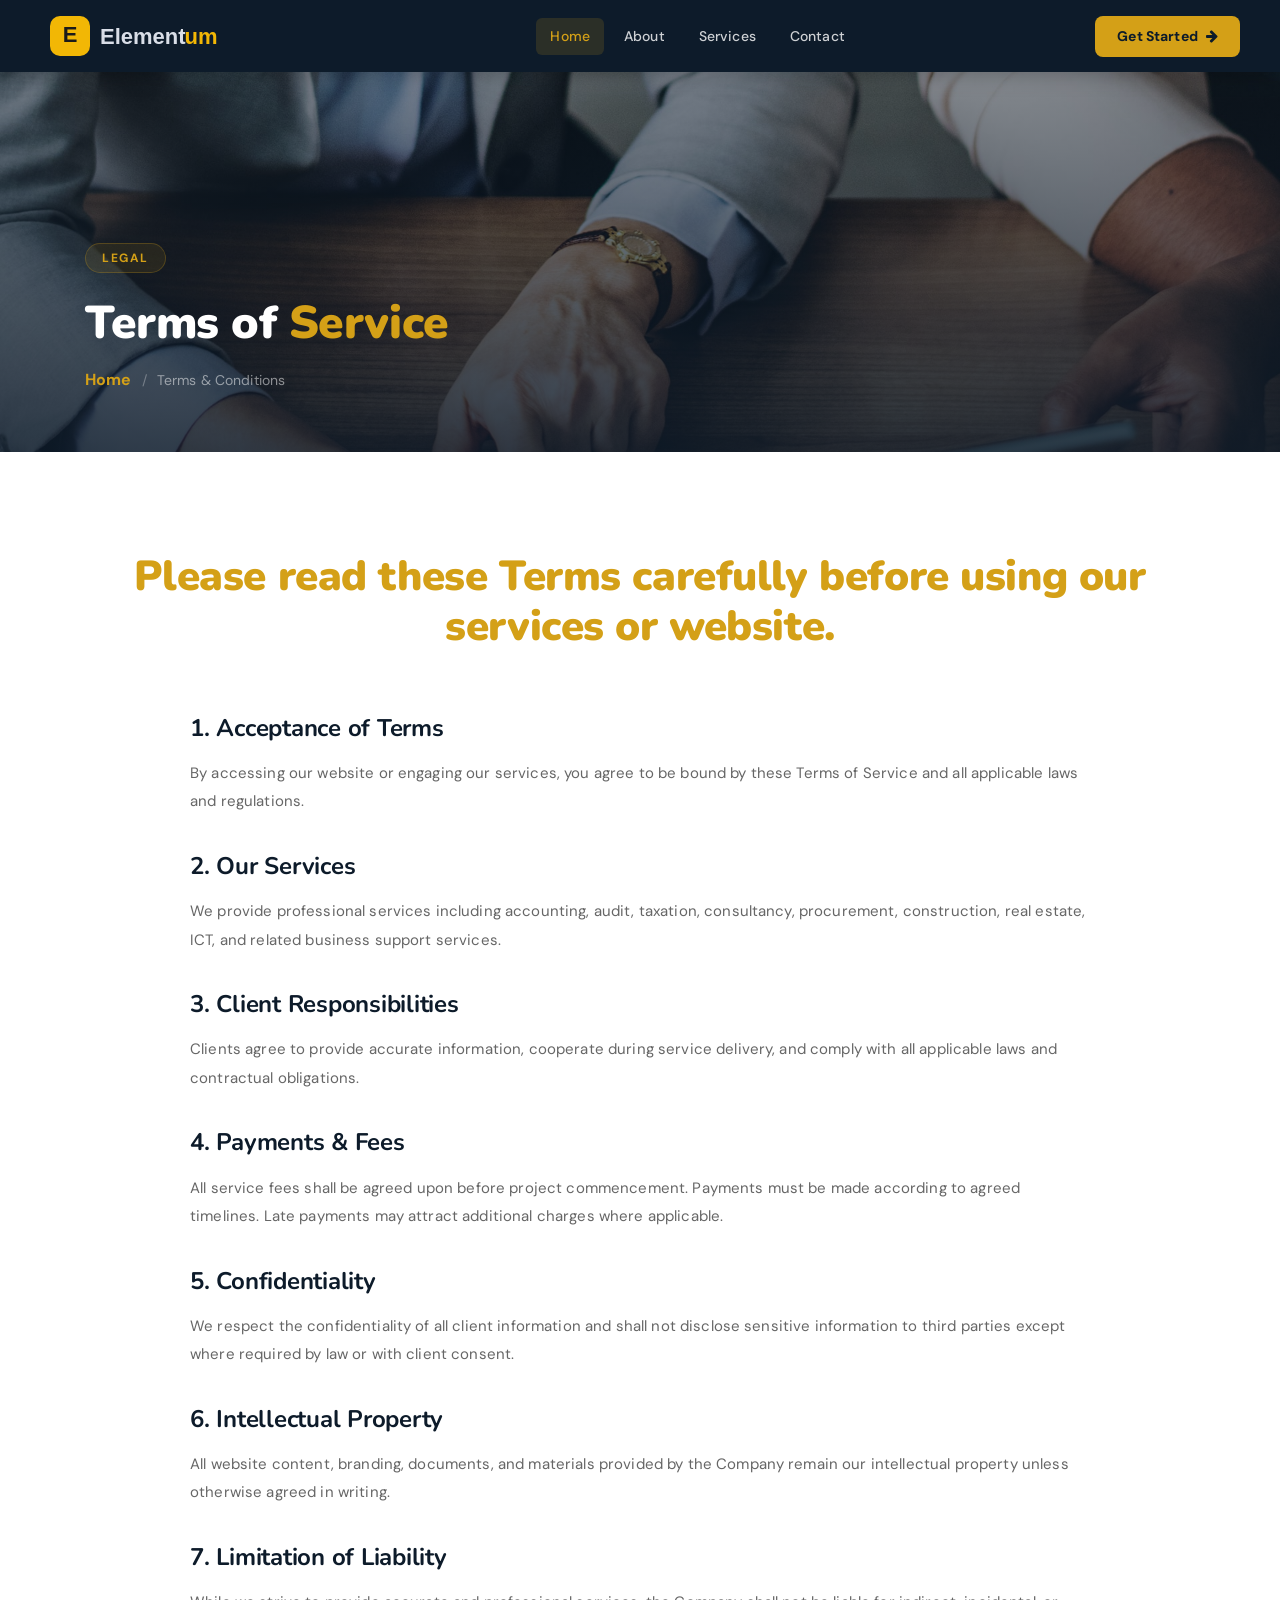
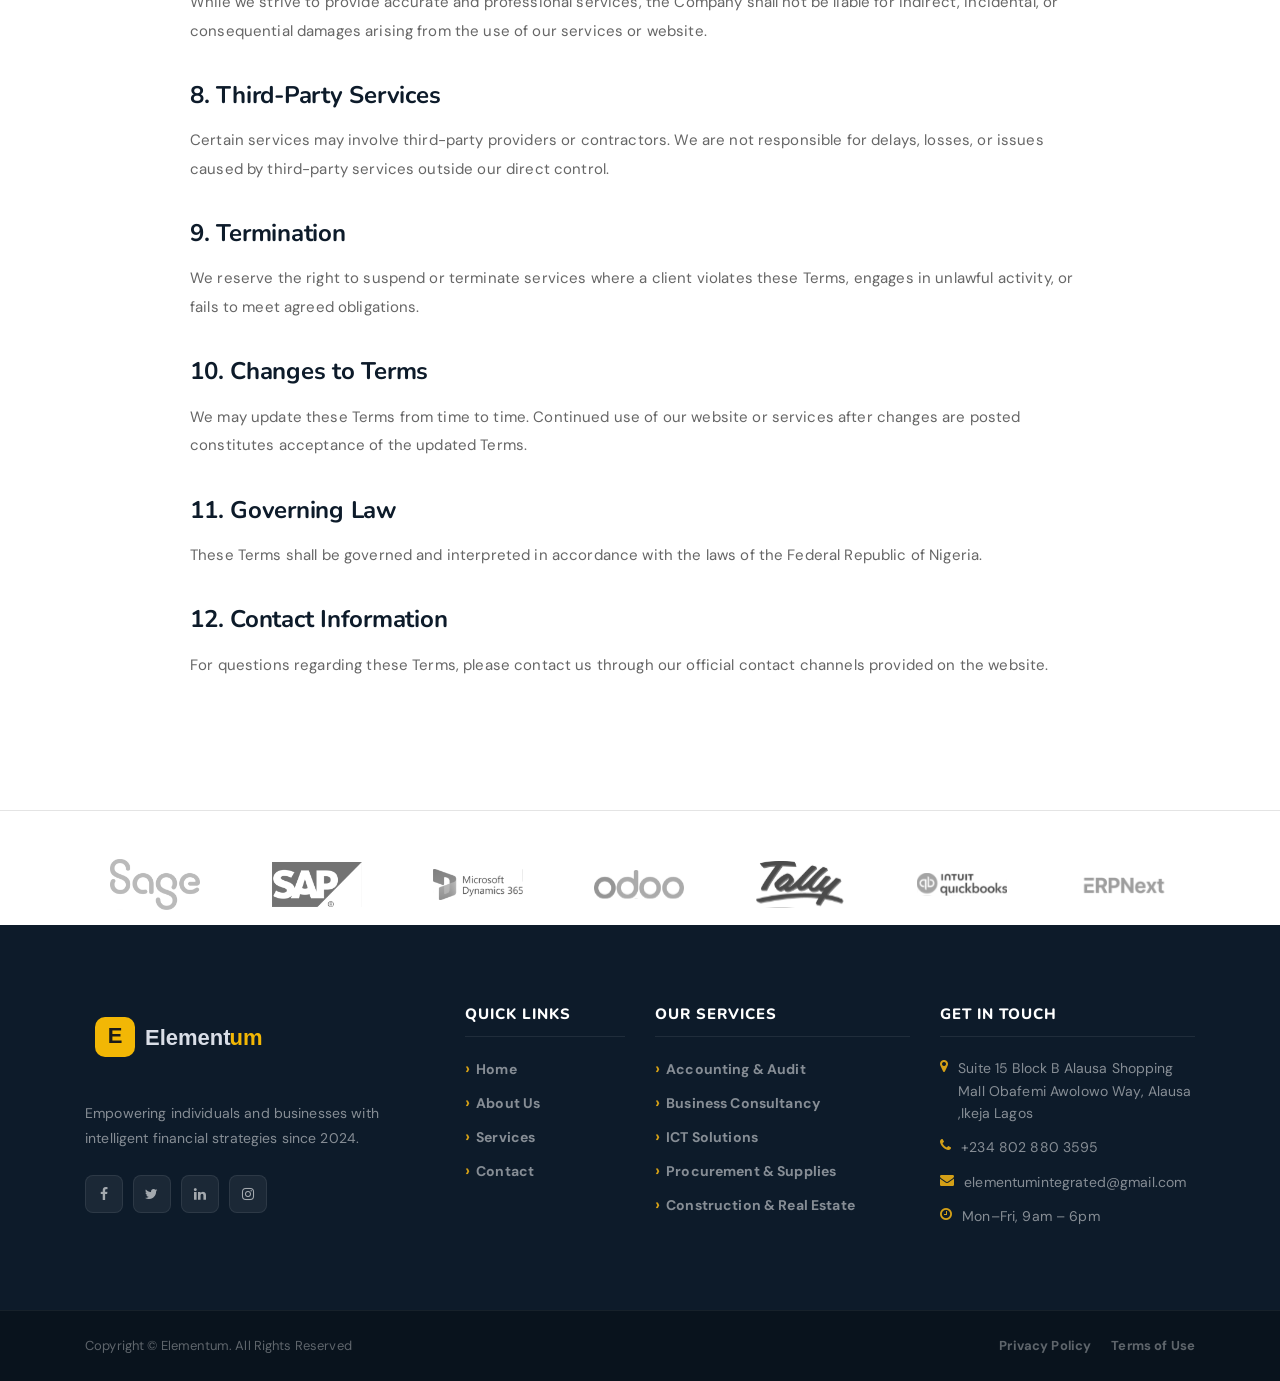
<file: terms.html>
<!doctype html>
<html lang="en">
  <head>
    <meta charset="UTF-8" />
    <meta
      name="description"
      content="Learn about Elementum | Terms & Conditions."
    />
    <meta http-equiv="X-UA-Compatible" content="IE=edge" />
    <meta
      name="viewport"
      content="width=device-width, initial-scale=1, shrink-to-fit=no"
    />
    <title>Terms And Conditions — Elementum</title>
    <link rel="icon" href="img/core-img/favicon.ico" />
    <link rel="stylesheet" href="style.css" />
    <link rel="stylesheet" href="css/custom-override.css" />
  </head>
  <body>
    <div class="preloader d-flex align-items-center justify-content-center">
      <div class="lds-ellipsis">
        <div></div>
        <div></div>
        <div></div>
        <div></div>
      </div>
    </div>
    <div id="header"></div>
    <section
      class="ve-page-hero"
      style="background-image: url(img/bg-img/13.jpg)"
    >
      <div class="ve-page-hero-overlay"></div>
      <div class="container ve-page-hero-content">
        <span class="ve-section-tag">Legal</span>
        <h1>Terms of <span>Service</span></h1>
        <nav aria-label="breadcrumb">
          <ol class="ve-breadcrumb">
            <li><a href="index.html">Home</a></li>
            <li class="active">Terms & Conditions</li>
          </ol>
        </nav>
      </div>
    </section>

    <section class="ve-section">
      <div class="container">
        <div class="ve-section-header text-center">
          <h2>
            <span
              >Please read these Terms carefully before using our services or
              website.</span
            >
          </h2>
        </div>

        <div class="ve-legal-content">
          <h4>1. Acceptance of Terms</h4>
          <p>
            By accessing our website or engaging our services, you agree to be
            bound by these Terms of Service and all applicable laws and
            regulations.
          </p>

          <h4>2. Our Services</h4>
          <p>
            We provide professional services including accounting, audit,
            taxation, consultancy, procurement, construction, real estate, ICT,
            and related business support services.
          </p>

          <h4>3. Client Responsibilities</h4>
          <p>
            Clients agree to provide accurate information, cooperate during
            service delivery, and comply with all applicable laws and
            contractual obligations.
          </p>

          <h4>4. Payments & Fees</h4>
          <p>
            All service fees shall be agreed upon before project commencement.
            Payments must be made according to agreed timelines. Late payments
            may attract additional charges where applicable.
          </p>

          <h4>5. Confidentiality</h4>
          <p>
            We respect the confidentiality of all client information and shall
            not disclose sensitive information to third parties except where
            required by law or with client consent.
          </p>

          <h4>6. Intellectual Property</h4>
          <p>
            All website content, branding, documents, and materials provided by
            the Company remain our intellectual property unless otherwise agreed
            in writing.
          </p>

          <h4>7. Limitation of Liability</h4>
          <p>
            While we strive to provide accurate and professional services, the
            Company shall not be liable for indirect, incidental, or
            consequential damages arising from the use of our services or
            website.
          </p>

          <h4>8. Third-Party Services</h4>
          <p>
            Certain services may involve third-party providers or contractors.
            We are not responsible for delays, losses, or issues caused by
            third-party services outside our direct control.
          </p>

          <h4>9. Termination</h4>
          <p>
            We reserve the right to suspend or terminate services where a client
            violates these Terms, engages in unlawful activity, or fails to meet
            agreed obligations.
          </p>

          <h4>10. Changes to Terms</h4>
          <p>
            We may update these Terms from time to time. Continued use of our
            website or services after changes are posted constitutes acceptance
            of the updated Terms.
          </p>

          <h4>11. Governing Law</h4>
          <p>
            These Terms shall be governed and interpreted in accordance with the
            laws of the Federal Republic of Nigeria.
          </p>

          <h4>12. Contact Information</h4>
          <p>
            For questions regarding these Terms, please contact us through our
            official contact channels provided on the website.
          </p>
        </div>
      </div>
    </section>

    <div id="footer"></div>

    <script src="js/include.js"></script>
    <script src="js/jquery/jquery-2.2.4.min.js"></script>
    <script src="js/bootstrap/popper.min.js"></script>
    <script src="js/bootstrap/bootstrap.min.js"></script>
    <script src="js/plugins/plugins.js"></script>
    <script src="js/active.js"></script>
    <script src="js/vaultedge.js"></script>
  </body>
</html>
</file>
<file: style.css>
/* [Core Stylesheet - 1.0] */
/* :: 1.0 Import Fonts */
@import url("https://fonts.googleapis.com/css2?family=Raleway:wght@300;400;500;600;700&family=Source+Sans+3:wght@300;400;600;700&display=swap");
/* :: 2.0 Import All CSS */
@import url(css/bootstrap.min.css);
@import url(css/classy-nav.css);
@import url(css/owl.carousel.min.css);
@import url(css/animate.css);
@import url(css/font-awesome.min.css);
@import url(css/credit-icon.css);
/* :: 3.0 Base CSS */
* {
  margin: 0;
  padding: 0; }

body {
  font-family: "Source Sans 3", sans-serif;
  font-size: 14px; }

h1,
h2,
h3,
h4,
h5,
h6 {
  font-family: "Raleway", sans-serif;
  color: #000000;
  line-height: 1.3;
  font-weight: 700; }

p {
  color: #838383;
  font-size: 15px;
  line-height: 2;
  font-weight: 400; }

a,
a:hover,
a:focus {
  -webkit-transition-duration: 500ms;
  transition-duration: 500ms;
  text-decoration: none;
  outline: 0 solid transparent;
  color: #000000;
  font-weight: 700;
  font-size: 16px; }

ul,
ol {
  margin: 0; }
  ul li,
  ol li {
    list-style: none; }

img {
  height: auto;
  max-width: 100%; }

/* :: 3.1.0 Spacing */
.mt-15 {
  margin-top: 15px !important; }

.mt-30 {
  margin-top: 30px !important; }

.mt-50 {
  margin-top: 50px !important; }

.mt-70 {
  margin-top: 70px !important; }

.mt-100 {
  margin-top: 100px !important; }

.mb-15 {
  margin-bottom: 15px !important; }

.mb-30 {
  margin-bottom: 30px !important; }

.mb-50 {
  margin-bottom: 50px !important; }

.mb-70 {
  margin-bottom: 70px !important; }

.mb-100 {
  margin-bottom: 100px !important; }

.ml-15 {
  margin-left: 15px !important; }

.ml-30 {
  margin-left: 30px !important; }

.ml-50 {
  margin-left: 50px !important; }

.mr-15 {
  margin-right: 15px !important; }

.mr-30 {
  margin-right: 30px !important; }

.mr-50 {
  margin-right: 50px !important; }

/* :: 3.2.0 Height */
.height-400 {
  height: 400px !important; }

.height-500 {
  height: 500px !important; }

.height-600 {
  height: 600px !important; }

.height-700 {
  height: 700px !important; }

.height-800 {
  height: 800px !important; }

/* :: 3.3.0 Section Padding */
.section-padding-100 {
  padding-top: 100px;
  padding-bottom: 100px; }

.section-padding-100-0 {
  padding-top: 100px;
  padding-bottom: 0; }

.section-padding-0-100 {
  padding-top: 0;
  padding-bottom: 100px; }

.section-padding-100-70 {
  padding-top: 100px;
  padding-bottom: 70px; }

/* :: 3.4.0 Preloader */
.preloader {
  background-color: #1b3a6b;
  width: 100%;
  height: 100%;
  position: fixed;
  top: 0;
  left: 0;
  right: 0;
  z-index: 99999; }
  .preloader .lds-ellipsis {
    display: inline-block;
    position: relative;
    width: 64px;
    height: 64px; }
    .preloader .lds-ellipsis div {
      position: absolute;
      top: 27px;
      width: 11px;
      height: 11px;
      border-radius: 50%;
      background: #0e9c7f;
      animation-timing-function: cubic-bezier(0, 1, 1, 0); }
      .preloader .lds-ellipsis div:nth-child(1) {
        left: 6px;
        -webkit-animation: lds-ellipsis1 0.6s infinite;
        animation: lds-ellipsis1 0.6s infinite; }
      .preloader .lds-ellipsis div:nth-child(2) {
        left: 6px;
        -webkit-animation: lds-ellipsis2 0.6s infinite;
        animation: lds-ellipsis2 0.6s infinite; }
      .preloader .lds-ellipsis div:nth-child(3) {
        left: 26px;
        -webkit-animation: lds-ellipsis2 0.6s infinite;
        animation: lds-ellipsis2 0.6s infinite; }
      .preloader .lds-ellipsis div:nth-child(4) {
        left: 45px;
        -webkit-animation: lds-ellipsis3 0.6s infinite;
        animation: lds-ellipsis3 0.6s infinite; }

@-webkit-keyframes lds-ellipsis1 {
  0% {
    -webkit-transform: scale(0);
    transform: scale(0); }
  100% {
    -webkit-transform: scale(1);
    transform: scale(1); } }
@keyframes lds-ellipsis1 {
  0% {
    -webkit-transform: scale(0);
    transform: scale(0); }
  100% {
    -webkit-transform: scale(1);
    transform: scale(1); } }
@-webkit-keyframes lds-ellipsis3 {
  0% {
    -webkit-transform: scale(1);
    transform: scale(1); }
  100% {
    -webkit-transform: scale(0);
    transform: scale(0); } }
@keyframes lds-ellipsis3 {
  0% {
    -webkit-transform: scale(1);
    transform: scale(1); }
  100% {
    -webkit-transform: scale(0);
    transform: scale(0); } }
@-webkit-keyframes lds-ellipsis2 {
  0% {
    -webkit-transform: translate(0, 0);
    transform: translate(0, 0); }
  100% {
    -webkit-transform: translate(19px, 0);
    transform: translate(19px, 0); } }
@keyframes lds-ellipsis2 {
  0% {
    -webkit-transform: translate(0, 0);
    transform: translate(0, 0); }
  100% {
    -webkit-transform: translate(19px, 0);
    transform: translate(19px, 0); } }
/* :: 3.5.0 Miscellaneous */
.jarallax {
  position: relative;
  z-index: 0; }

.jarallax > .jarallax-img {
  position: absolute;
  object-fit: cover;
  font-family: 'object-fit: cover;';
  top: 0;
  left: 0;
  width: 100%;
  height: 100%;
  z-index: -1; }

.section-heading {
  position: relative;
  z-index: 1;
  margin-bottom: 30px; }
  .section-heading .line {
    width: 25px;
    height: 5px;
    border-radius: 3px;
    background-color: #0e9c7f;
    margin-bottom: 20px; }
  .section-heading p {
    font-size: 12px;
    margin-bottom: 0;
    letter-spacing: 2px;
    color: #a5a5a5;
    text-transform: uppercase; }
  .section-heading h2 {
    font-size: 36px;
    color: #212121;
    font-weight: 700;
    margin-bottom: 0; }
    @media only screen and (min-width: 992px) and (max-width: 1199px) {
      .section-heading h2 {
        font-size: 28px; } }
    @media only screen and (min-width: 768px) and (max-width: 991px) {
      .section-heading h2 {
        font-size: 24px; } }
    @media only screen and (max-width: 767px) {
      .section-heading h2 {
        font-size: 24px; } }
  .section-heading.white .line {
    background-color: #ffffff; }
  .section-heading.white p,
  .section-heading.white h2 {
    color: #ffffff; }
  .section-heading.text-center .line {
    margin-left: auto;
    margin-right: auto; }

.box-shadow {
  position: relative;
  z-index: 1; }
  .box-shadow:hover {
    box-shadow: 0 0 24px rgba(0, 0, 0, 0.2); }

.tooltip-inner {
  background-color: #0e9c7f;
  box-shadow: 0 0 24px rgba(0, 0, 0, 0.2); }

.tooltip .arrow::before {
  border-bottom-color: #0e9c7f; }

.bg-img {
  background-position: center center;
  background-size: cover;
  background-repeat: no-repeat; }

.bg-white {
  background-color: #ffffff !important; }

.bg-dark {
  background-color: #000000 !important; }

.bg-transparent {
  background-color: transparent !important; }

.bg-gray {
  background-color: #f5f7fa; }

.font-bold {
  font-weight: 700; }

.font-light {
  font-weight: 300; }

.bg-overlay {
  position: relative;
  z-index: 2;
  background-position: center center;
  background-size: cover; }
  .bg-overlay::after {
    background-color: rgba(0, 0, 0, 0.61);
    position: absolute;
    z-index: -1;
    top: 0;
    left: 0;
    width: 100%;
    height: 100%;
    content: ""; }

.bg-fixed {
  background-attachment: fixed !important; }

/* :: 3.6.0 ScrollUp */
#scrollUp {
  background-color: #1b3a6b;
  border-radius: 5px 0 0 5px;
  bottom: 70px;
  color: #ffffff;
  font-size: 10px;
  padding: 12px 0;
  height: 60px;
  line-height: 1.5;
  right: 0;
  text-align: center;
  width: 35px;
  -webkit-transition-duration: 500ms;
  transition-duration: 500ms;
  font-weight: 700;
  box-shadow: 0 1px 5px 2px rgba(0, 0, 0, 0.15);
  text-transform: uppercase; }
  #scrollUp i {
    font-size: 18px;
    display: block; }
  #scrollUp:hover {
    background-color: #0e9c7f;
    color: #ffffff; }

/* :: 3.7.0 Credit Button */
.credit-btn {
  -webkit-transition-duration: 500ms;
  transition-duration: 500ms;
  background-color: #0e9c7f;
  position: relative;
  z-index: 1;
  display: inline-block;
  min-width: 175px;
  height: 48px;
  color: #ffffff;
  border-radius: 5px;
  padding: 0 30px;
  font-size: 14px;
  line-height: 48px;
  font-weight: 700;
  text-transform: uppercase; }
  .credit-btn:hover, .credit-btn:focus {
    font-size: 14px;
    font-weight: 700;
    background-color: #1b3a6b;
    color: #ffffff; }
  .credit-btn.btn-2 {
    background-color: #1b3a6b;
    color: #ffffff; }
    .credit-btn.btn-2:hover, .credit-btn.btn-2:focus {
      background-color: #0e9c7f;
      color: #ffffff; }
  .credit-btn.btn-3 {
    background-color: transparent;
    color: #1b3a6b;
    border: 2px solid #1b3a6b;
    line-height: 44px; }
    .credit-btn.btn-3:hover, .credit-btn.btn-3:focus {
      border: 2px solid #1b3a6b;
      background-color: #1b3a6b;
      color: #ffffff; }

/* :: 4.0 Header Area CSS */
.header-area {
  position: relative;
  z-index: 1000;
  width: 100%; }
  .header-area .top-header-area {
    position: relative;
    z-index: 1;
    width: 100%;
    height: 80px;
    background-color: #eef1f7; }
    .header-area .top-header-area .top-contact-info {
      position: relative;
      z-index: 1; }
      .header-area .top-header-area .top-contact-info a {
        display: inline-block;
        color: #838383;
        font-size: 14px;
        margin-bottom: 0;
        display: -webkit-box;
        display: -ms-flexbox;
        display: flex;
        -webkit-box-align: center;
        -ms-flex-align: center;
        -ms-grid-row-align: center;
        align-items: center;
        font-weight: 600; }
        .header-area .top-header-area .top-contact-info a img {
          margin-right: 10px; }
        @media only screen and (max-width: 767px) {
          .header-area .top-header-area .top-contact-info a span {
            display: none; } }
        .header-area .top-header-area .top-contact-info a:first-child {
          margin-right: 30px; }
        .header-area .top-header-area .top-contact-info a:hover, .header-area .top-header-area .top-contact-info a:focus {
          color: #1b3a6b; }
        @media only screen and (min-width: 768px) and (max-width: 991px) {
          .header-area .top-header-area .top-contact-info a {
            font-size: 13px; } }
  .header-area .credit-main-menu {
    position: relative;
    width: 100%;
    z-index: 1;
    background-color: #0e9c7f; }
    .header-area .credit-main-menu::after {
      width: 50%;
      height: 100%;
      background-color: #1b3a6b;
      position: absolute;
      top: 0;
      left: 0;
      content: '';
      z-index: 1; }
    .header-area .credit-main-menu .classy-nav-container {
      background-color: transparent; }
    .header-area .credit-main-menu .classy-navbar {
      height: 85px;
      padding: 0;
      background-color: #1b3a6b; }
      @media only screen and (max-width: 767px) {
        .header-area .credit-main-menu .classy-navbar {
          height: 70px; } }
      .header-area .credit-main-menu .classy-navbar .classynav ul li a {
        font-weight: 600;
        text-transform: capitalize;
        font-size: 15px;
        padding: 0 15px;
        color: #ffffff; }
        .header-area .credit-main-menu .classy-navbar .classynav ul li a:hover, .header-area .credit-main-menu .classy-navbar .classynav ul li a:focus {
          color: #0e9c7f; }
        @media only screen and (min-width: 992px) and (max-width: 1199px) {
          .header-area .credit-main-menu .classy-navbar .classynav ul li a {
            font-size: 14px; } }
        @media only screen and (min-width: 768px) and (max-width: 991px) {
          .header-area .credit-main-menu .classy-navbar .classynav ul li a {
            color: #1b3a6b; } }
        @media only screen and (max-width: 767px) {
          .header-area .credit-main-menu .classy-navbar .classynav ul li a {
            color: #1b3a6b; } }
      .header-area .credit-main-menu .classy-navbar .classynav > ul > li:first-child a {
        padding-left: 0; }
        @media only screen and (min-width: 768px) and (max-width: 991px) {
          .header-area .credit-main-menu .classy-navbar .classynav > ul > li:first-child a {
            padding-left: 15px; } }
        @media only screen and (max-width: 767px) {
          .header-area .credit-main-menu .classy-navbar .classynav > ul > li:first-child a {
            padding-left: 15px; } }
      .header-area .credit-main-menu .classy-navbar .classynav ul li.megamenu-item > a::after,
      .header-area .credit-main-menu .classy-navbar .classynav ul li.has-down > a::after {
        color: #ffffff; }
        @media only screen and (min-width: 768px) and (max-width: 991px) {
          .header-area .credit-main-menu .classy-navbar .classynav ul li.megamenu-item > a::after,
          .header-area .credit-main-menu .classy-navbar .classynav ul li.has-down > a::after {
            color: #1b3a6b; } }
        @media only screen and (max-width: 767px) {
          .header-area .credit-main-menu .classy-navbar .classynav ul li.megamenu-item > a::after,
          .header-area .credit-main-menu .classy-navbar .classynav ul li.has-down > a::after {
            color: #1b3a6b; } }
      .header-area .credit-main-menu .classy-navbar .classynav ul li ul li a {
        color: #1b3a6b;
        font-size: 14px; }
      .header-area .credit-main-menu .classy-navbar .contact {
        position: relative;
        z-index: 1;
        padding-left: 50px;
        height: 100%;
        overflow-y: hidden;
        overflow-x: hidden; }
        .header-area .credit-main-menu .classy-navbar .contact::before {
          width: 100%;
          height: 200%;
          content: '';
          position: absolute;
          top: 42%;
          left: 0;
          z-index: -1;
          background-color: #0e9c7f;
          -webkit-transform: rotate(30deg);
          transform: rotate(30deg); }
        .header-area .credit-main-menu .classy-navbar .contact::after {
          width: 1000%;
          height: 100%;
          content: '';
          position: absolute;
          top: 0;
          left: 62px;
          z-index: -1;
          background-color: #0e9c7f; }
        .header-area .credit-main-menu .classy-navbar .contact a {
          display: inline-block;
          font-size: 24px;
          color: #1b3a6b;
          font-weight: 700;
          line-height: 85px; }
          .header-area .credit-main-menu .classy-navbar .contact a:hover {
            color: #ffffff; }
          @media only screen and (min-width: 992px) and (max-width: 1199px) {
            .header-area .credit-main-menu .classy-navbar .contact a {
              font-size: 20px; } }
          @media only screen and (min-width: 768px) and (max-width: 991px) {
            .header-area .credit-main-menu .classy-navbar .contact a {
              font-size: 18px; } }
          @media only screen and (max-width: 767px) {
            .header-area .credit-main-menu .classy-navbar .contact a {
              font-size: 14px;
              line-height: 70px; } }
  .header-area .is-sticky .credit-main-menu {
    box-shadow: 0 7px 40px 0 rgba(0, 0, 0, 0.3); }

/* :: 5.0 Hero Area CSS */
.hero-area {
  position: relative;
  z-index: 1; }
  .hero-area .owl-dots {
    display: -webkit-box;
    display: -ms-flexbox;
    display: flex;
    -webkit-box-pack: center;
    -ms-flex-pack: center;
    justify-content: center;
    position: absolute;
    width: 100%;
    z-index: 100;
    bottom: 30px;
    left: 0;
    right: 0; }
    .hero-area .owl-dots .owl-dot {
      width: 8px;
      height: 8px;
      background-color: #d2d2d2;
      border-radius: 50%;
      margin: 0 6px; }
      .hero-area .owl-dots .owl-dot.active {
        background-color: #0e9c7f; }
  .hero-area .owl-prev,
  .hero-area .owl-next {
    position: absolute;
    width: 46px;
    height: 46px;
    border-radius: 50%;
    top: 50%;
    margin-top: -23px;
    font-size: 18px;
    color: #ffffff;
    background-color: #1b3a6b;
    left: 20px;
    text-align: center;
    -webkit-transition-duration: 500ms;
    transition-duration: 500ms;
    line-height: 46px;
    opacity: 0;
    visibility: hidden; }
    @media only screen and (max-width: 767px) {
      .hero-area .owl-prev,
      .hero-area .owl-next {
        left: 10px; } }
    .hero-area .owl-prev:hover,
    .hero-area .owl-next:hover {
      background-color: #0e9c7f;
      color: #ffffff; }
  .hero-area .owl-next {
    left: auto;
    right: 20px; }
    @media only screen and (max-width: 767px) {
      .hero-area .owl-next {
        right: 10px; } }
  .hero-area:hover .owl-next,
  .hero-area:hover .owl-prev {
    opacity: 1;
    visibility: visible; }

.single-slide {
  position: relative;
  z-index: 99;
  width: 100%;
  height: 760px;
  background-color: #ffffff;
  overflow: hidden; }
  @media only screen and (min-width: 992px) and (max-width: 1199px) {
    .single-slide {
      height: 600px; } }
  @media only screen and (min-width: 768px) and (max-width: 991px) {
    .single-slide {
      height: 600px; } }
  @media only screen and (max-width: 767px) {
    .single-slide {
      height: 600px; } }
  .single-slide .slide-bg-img {
    position: absolute;
    width: 100%;
    height: 100%;
    z-index: -12;
    top: 0;
    left: 0;
    right: 0;
    bottom: 0;
    -webkit-animation: slide-bg linear 10000ms infinite;
    animation: slide-bg linear 10000ms infinite; }
  .single-slide .slide-du-indicator {
    position: absolute;
    z-index: 10;
    width: 0;
    height: 2px;
    background-color: #0e9c7f;
    left: 0;
    bottom: 0;
    -webkit-animation: slide-du-indicator linear 10000ms infinite;
    animation: slide-du-indicator linear 10000ms infinite; }
  .single-slide .welcome-text {
    position: relative;
    z-index: 1; }
    .single-slide .welcome-text h6 {
      font-size: 18px;
      font-weight: 400;
      color: #ffffff;
      margin-bottom: 15px; }
    .single-slide .welcome-text h2 {
      font-size: 70px;
      color: #ffffff;
      font-weight: 600;
      margin-bottom: 10px;
      text-transform: uppercase; }
      .single-slide .welcome-text h2 span {
        color: #0e9c7f; }
      @media only screen and (min-width: 992px) and (max-width: 1199px) {
        .single-slide .welcome-text h2 {
          font-size: 48px; } }
      @media only screen and (min-width: 768px) and (max-width: 991px) {
        .single-slide .welcome-text h2 {
          font-size: 42px; } }
      @media only screen and (max-width: 767px) {
        .single-slide .welcome-text h2 {
          font-size: 24px; } }
    .single-slide .welcome-text p {
      font-size: 16px;
      color: #ffffff; }

@-webkit-keyframes slide-du-indicator {
  0% {
    width: 0; }
  100% {
    width: 100%; } }
@keyframes slide-du-indicator {
  0% {
    width: 0; }
  100% {
    width: 100%; } }
@-webkit-keyframes slide-bg {
  0% {
    -webkit-transform: scale(1.3);
    transform: scale(1.3); }
  100% {
    -webkit-transform: scale(1);
    transform: scale(1); } }
@keyframes slide-bg {
  0% {
    -webkit-transform: scale(1.3);
    transform: scale(1.3); }
  100% {
    -webkit-transform: scale(1);
    transform: scale(1); } }
/* :: 6.0 Features Area CSS */
.single-features-area {
  position: relative;
  z-index: 1; }
  .single-features-area h6 {
    font-size: 18px;
    color: #6e6e6e;
    margin-bottom: 0;
    font-family: "Source Sans 3", sans-serif;
    font-weight: 600;
    line-height: 1.8; }
  .single-features-area img {
    margin-bottom: 15px; }
  .single-features-area h5 {
    font-size: 18px;
    margin-bottom: 0;
    -webkit-transition-duration: 500ms;
    transition-duration: 500ms; }
    @media only screen and (min-width: 992px) and (max-width: 1199px) {
      .single-features-area h5 {
        font-size: 15px; } }
  .single-features-area:hover h5 {
    color: #0e9c7f; }

/* :: 7.0 Special Feature CSS */
.special-feature-area {
  position: relative;
  z-index: 1; }
  .special-feature-area .special-feature-content {
    -webkit-box-flex: 0;
    -ms-flex: 0 0 50%;
    flex: 0 0 50%;
    max-width: 50%;
    width: 50%;
    background-color: #0e9c7f; }
    @media only screen and (max-width: 767px) {
      .special-feature-area .special-feature-content {
        -webkit-box-flex: 0;
        -ms-flex: 0 0 100%;
        flex: 0 0 100%;
        max-width: 100%;
        width: 100%; } }
    .special-feature-area .special-feature-content .feature-text {
      position: relative;
      z-index: 1;
      max-width: 555px;
      margin-left: auto;
      padding-right: 70px; }
      .special-feature-area .special-feature-content .feature-text h6 {
        color: #ffffff;
        line-height: 1.7;
        margin-bottom: 50px;
        font-weight: 600; }
        @media only screen and (min-width: 768px) and (max-width: 991px) {
          .special-feature-area .special-feature-content .feature-text h6 {
            font-size: 14px; } }
        @media only screen and (max-width: 767px) {
          .special-feature-area .special-feature-content .feature-text h6 {
            font-size: 14px; } }
      @media only screen and (min-width: 992px) and (max-width: 1199px) {
        .special-feature-area .special-feature-content .feature-text {
          max-width: 465px;
          padding-right: 40px; } }
      @media only screen and (min-width: 768px) and (max-width: 991px) {
        .special-feature-area .special-feature-content .feature-text {
          max-width: 350px;
          padding-right: 20px; } }
      @media only screen and (max-width: 767px) {
        .special-feature-area .special-feature-content .feature-text {
          max-width: 100%;
          padding-right: 15px;
          padding-left: 15px; } }
  .special-feature-area .special-feature-thumbnail {
    -webkit-box-flex: 0;
    -ms-flex: 0 0 50%;
    flex: 0 0 50%;
    max-width: 50%;
    width: 50%; }
    @media only screen and (max-width: 767px) {
      .special-feature-area .special-feature-thumbnail {
        -webkit-box-flex: 0;
        -ms-flex: 0 0 100%;
        flex: 0 0 100%;
        max-width: 100%;
        width: 100%;
        height: 250px; } }
  .special-feature-area.style-2 .special-feature-content {
    background-color: #1b3a6b; }
    .special-feature-area.style-2 .special-feature-content .feature-text {
      margin-left: 0;
      margin-right: auto;
      padding-right: 0;
      padding-left: 70px; }
      @media only screen and (min-width: 992px) and (max-width: 1199px) {
        .special-feature-area.style-2 .special-feature-content .feature-text {
          padding-left: 40px; } }
      @media only screen and (min-width: 768px) and (max-width: 991px) {
        .special-feature-area.style-2 .special-feature-content .feature-text {
          padding-left: 20px; } }
      @media only screen and (max-width: 767px) {
        .special-feature-area.style-2 .special-feature-content .feature-text {
          padding-left: 15px;
          padding-right: 15px; } }

/* :: 8.0 CTA Area CSS */
.cta-area {
  position: relative;
  z-index: 1; }
  .cta-area .cta-thumbnail {
    -webkit-box-flex: 0;
    -ms-flex: 0 0 50%;
    flex: 0 0 50%;
    max-width: 50%;
    width: 50%; }
    @media only screen and (min-width: 768px) and (max-width: 991px) {
      .cta-area .cta-thumbnail {
        -webkit-box-flex: 0;
        -ms-flex: 0 0 100%;
        flex: 0 0 100%;
        max-width: 100%;
        width: 100%;
        height: 400px; } }
    @media only screen and (max-width: 767px) {
      .cta-area .cta-thumbnail {
        -webkit-box-flex: 0;
        -ms-flex: 0 0 100%;
        flex: 0 0 100%;
        max-width: 100%;
        width: 100%;
        height: 280px; } }
  .cta-area .cta-content {
    position: relative;
    z-index: 1;
    padding: 100px 5%;
    -webkit-box-flex: 0;
    -ms-flex: 0 0 50%;
    flex: 0 0 50%;
    max-width: 50%;
    width: 50%;
    background-color: #0e9c7f; }
    @media only screen and (min-width: 768px) and (max-width: 991px) {
      .cta-area .cta-content {
        -webkit-box-flex: 0;
        -ms-flex: 0 0 100%;
        flex: 0 0 100%;
        max-width: 100%;
        width: 100%; } }
    @media only screen and (max-width: 767px) {
      .cta-area .cta-content {
        -webkit-box-flex: 0;
        -ms-flex: 0 0 100%;
        flex: 0 0 100%;
        max-width: 100%;
        width: 100%; } }
    .cta-area .cta-content h6 {
      color: #ffffff;
      font-weight: 600;
      font-family: "Source Sans 3", sans-serif;
      line-height: 1.8; }
    .cta-area .cta-content .single-skils-area .skills-text span {
      color: #ffffff;
      font-size: 18px;
      font-weight: 700; }
    .cta-area .cta-content .single-skils-area p {
      margin-bottom: 0;
      font-family: "Source Sans 3", sans-serif;
      letter-spacing: 2px;
      color: #ffffff;
      text-transform: uppercase; }

.cta-2-area {
  position: relative;
  z-index: 1;
  background-color: #1b3a6b;
  padding-top: 50px; }
  .cta-2-area .cta-content .cta-text {
    position: relative;
    z-index: 1;
    margin-bottom: 50px; }
    .cta-2-area .cta-content .cta-text h4 {
      color: #ffffff;
      font-family: "Source Sans 3", sans-serif;
      margin-bottom: 0;
      font-weight: 600; }
      @media only screen and (min-width: 768px) and (max-width: 991px) {
        .cta-2-area .cta-content .cta-text h4 {
          font-size: 18px; } }
    .cta-2-area .cta-content .cta-text p {
      color: #ffffff;
      font-size: 14px;
      margin-bottom: 0; }
    @media only screen and (max-width: 767px) {
      .cta-2-area .cta-content .cta-text {
        -webkit-box-flex: 0;
        -ms-flex: 0 0 100%;
        flex: 0 0 100%;
        max-width: 100%;
        width: 100%; } }
  .cta-2-area .cta-content .cta-btn {
    position: relative;
    z-index: 1;
    margin-bottom: 50px; }
    @media only screen and (max-width: 767px) {
      .cta-2-area .cta-content .cta-btn {
        -webkit-box-flex: 0;
        -ms-flex: 0 0 100%;
        flex: 0 0 100%;
        max-width: 100%;
        width: 100%; } }

.contact--area .section-heading h2,
.news--area .section-heading h2 {
  font-size: 24px; }

.news--area {
  position: relative;
  z-index: 1; }

.single-news-area {
  position: relative;
  z-index: 1;
  margin-bottom: 15px; }
  .single-news-area:last-child {
    margin-bottom: 0; }
  .single-news-area .news-thumbnail {
    -webkit-box-flex: 0;
    -ms-flex: 0 0 37%;
    flex: 0 0 37%;
    max-width: 37%;
    width: 37%; }
  .single-news-area .news-content {
    -webkit-box-flex: 0;
    -ms-flex: 0 0 63%;
    flex: 0 0 63%;
    max-width: 63%;
    width: 63%;
    padding-left: 15px; }
    .single-news-area .news-content span {
      font-size: 10px;
      color: #ffffff;
      background-color: #0e9c7f;
      padding: 3px 15px;
      border-radius: 30px;
      display: inline-block;
      margin-bottom: 5px; }
    .single-news-area .news-content a {
      display: block;
      font-weight: 400;
      font-size: 16px;
      margin-bottom: 0; }
      .single-news-area .news-content a:hover, .single-news-area .news-content a:focus {
        color: #0e9c7f; }
    .single-news-area .news-content .news-meta a {
      position: relative;
      z-index: 1;
      display: inline-block;
      font-size: 12px;
      color: #838383;
      font-weight: 600;
      margin-bottom: 0;
      line-height: 1; }
      .single-news-area .news-content .news-meta a img {
        margin-right: 5px; }
      .single-news-area .news-content .news-meta a:last-child {
        margin-left: 31px; }
        .single-news-area .news-content .news-meta a:last-child::after {
          content: '|';
          position: absolute;
          top: 0;
          left: -20px;
          z-index: 1; }
      .single-news-area .news-content .news-meta a:hover, .single-news-area .news-content .news-meta a:focus {
        color: #0e9c7f; }
      @media only screen and (min-width: 992px) and (max-width: 1199px) {
        .single-news-area .news-content .news-meta a {
          font-size: 10px; } }
      @media only screen and (max-width: 767px) {
        .single-news-area .news-content .news-meta a {
          font-size: 10px; } }

.contact--area {
  position: relative;
  z-index: 1; }
  .contact--area .contact-content {
    padding: 55px 45px;
    background-color: #ffffff;
    border: 1px solid #afbace; }
    @media only screen and (min-width: 992px) and (max-width: 1199px) {
      .contact--area .contact-content {
        padding: 30px; } }
    @media only screen and (max-width: 767px) {
      .contact--area .contact-content {
        padding: 20px; } }
    .contact--area .contact-content .single-contact-content {
      position: relative;
      z-index: 1;
      margin-bottom: 45px; }
      .contact--area .contact-content .single-contact-content:last-child {
        margin-bottom: 0; }
      .contact--area .contact-content .single-contact-content .icon {
        -webkit-box-flex: 0;
        -ms-flex: 0 0 48px;
        flex: 0 0 48px;
        max-width: 48px;
        width: 48px;
        height: 48px;
        line-height: 48px;
        color: #ffffff;
        text-align: center;
        margin-right: 15px;
        background-color: #0e9c7f; }
      .contact--area .contact-content .single-contact-content .text p {
        font-weight: 600;
        color: #212121;
        margin-bottom: 0; }
        @media only screen and (min-width: 992px) and (max-width: 1199px) {
          .contact--area .contact-content .single-contact-content .text p {
            font-size: 12px; } }
        @media only screen and (max-width: 767px) {
          .contact--area .contact-content .single-contact-content .text p {
            font-size: 12px; } }
      .contact--area .contact-content .single-contact-content .text span {
        font-size: 11px;
        text-transform: uppercase;
        letter-spacing: 2px;
        color: #838383; }
  .contact--area.contact-page .contact-content {
    padding: 35px;
    border: none;
    background-color: #1b3a6b; }
    .contact--area.contact-page .contact-content h5 {
      color: #ffffff;
      font-weight: 600;
      font-size: 18px;
      margin-bottom: 35px; }
    .contact--area.contact-page .contact-content .single-contact-content .text p,
    .contact--area.contact-page .contact-content .single-contact-content .text span {
      color: #ffffff; }

/* :: 9.0 Newsletter Area CSS */
.newsletter-area {
  position: relative;
  z-index: 3; }
  .newsletter-area::after {
    content: '';
    position: absolute;
    width: 100%;
    height: 100%;
    top: 0;
    left: 0;
    background-color: rgba(0, 54, 121, 0.7);
    z-index: -1; }
  .newsletter-area .nl-content {
    position: relative;
    z-index: 1; }
    .newsletter-area .nl-content h2 {
      color: #ffffff;
      margin-bottom: 25px;
      display: block;
      font-weight: 400;
      font-size: 30px; }
      @media only screen and (max-width: 767px) {
        .newsletter-area .nl-content h2 {
          font-size: 18px; } }
    .newsletter-area .nl-content form {
      width: 100%;
      position: relative;
      z-index: 1;
      margin-bottom: 30px; }
      .newsletter-area .nl-content form input {
        width: 100%;
        height: 45px;
        background-color: #ffffff;
        border-radius: 30px;
        border: none;
        font-size: 12px;
        font-style: italic;
        padding: 0 20px; }
      .newsletter-area .nl-content form button {
        -webkit-transition-duration: 500ms;
        transition-duration: 500ms;
        position: absolute;
        width: 130px;
        height: 45px;
        background-color: #0e9c7f;
        border: none;
        border-radius: 0 30px 30px 0;
        top: 0;
        right: 0;
        font-weight: 700;
        font-size: 14px;
        color: #ffffff;
        text-align: center;
        cursor: pointer;
        z-index: 20; }
        .newsletter-area .nl-content form button:hover {
          background-color: #1b3a6b; }
        .newsletter-area .nl-content form button:focus {
          outline: none;
          box-shadow: none; }
        @media only screen and (max-width: 767px) {
          .newsletter-area .nl-content form button {
            width: 100px; } }
    .newsletter-area .nl-content p {
      font-size: 12px;
      color: #ffffff;
      margin-bottom: 0; }

/* :: 10.0 Team Member Area CSS */
.single-team-member-area {
  position: relative;
  z-index: 1;
  text-align: center; }
  .single-team-member-area .team-thumb {
    -webkit-transition-duration: 500ms;
    transition-duration: 500ms;
    position: relative;
    z-index: 1;
    width: 180px;
    border-radius: 50%;
    margin: 0 auto 40px;
    height: 180px; }
    .single-team-member-area .team-thumb::after {
      -webkit-transition-duration: 500ms;
      transition-duration: 500ms;
      content: '';
      width: 100%;
      height: 100%;
      background-color: transparent;
      border: 8px solid #1b3a6b;
      top: 0;
      left: 0;
      position: absolute;
      z-index: 100;
      border-radius: 50%;
      opacity: 0;
      visibility: hidden; }
    .single-team-member-area .team-thumb img {
      border-radius: 50%; }
    .single-team-member-area .team-thumb .view-more a {
      position: absolute;
      width: 62px;
      height: 62px;
      border-radius: 15px;
      background-color: #0e9c7f;
      text-align: center;
      bottom: -10px;
      right: 0;
      z-index: 300;
      color: #ffffff;
      line-height: 62px;
      font-size: 18px; }
      .single-team-member-area .team-thumb .view-more a:hover {
        background-color: #1b3a6b; }
    .single-team-member-area .team-thumb:hover {
      box-shadow: 0 0 50px 0 rgba(0, 0, 0, 0.2); }
      .single-team-member-area .team-thumb:hover::after {
        opacity: 1;
        visibility: visible; }
  .single-team-member-area .team-info {
    position: relative;
    z-index: 1; }
    .single-team-member-area .team-info h5 {
      -webkit-transition-duration: 500ms;
      transition-duration: 500ms;
      font-size: 18px;
      margin-bottom: 5px; }
    .single-team-member-area .team-info h6 {
      font-size: 14px;
      font-weight: 600;
      margin-bottom: 0;
      color: #6e6e6e; }
  .single-team-member-area:hover .team-info h5 {
    color: #0e9c7f; }

/* :: 11.0 Footer Area CSS */
.footer-area {
  position: relative;
  z-index: 1;
  background-color: #021c3c; }
  .footer-area .single-footer-widget {
    position: relative;
    z-index: 1; }
    .footer-area .single-footer-widget .widget-title {
      font-size: 18px;
      color: #0e9c7f;
      margin-bottom: 40px;
      font-weight: 400; }
    .footer-area .single-footer-widget ul li a {
      display: block;
      color: #ffffff;
      font-size: 14px;
      font-weight: 400;
      margin-bottom: 30px;
      position: relative;
      z-index: 1;
      padding-left: 23px; }
      .footer-area .single-footer-widget ul li a::before {
        content: '';
        width: 8px;
        height: 8px;
        top: 7px;
        left: 0;
        border-radius: 50%;
        background-color: #0e9c7f;
        position: absolute;
        z-index: 1; }
      .footer-area .single-footer-widget ul li a:hover, .footer-area .single-footer-widget ul li a:focus {
        color: #0e9c7f; }
    .footer-area .single-footer-widget ul li:last-child a {
      margin-bottom: 0; }
  .footer-area .copywrite-area {
    position: relative;
    z-index: 1;
    border-top: 1px solid #3c4450;
    padding: 30px 0; }
    .footer-area .copywrite-area .copywrite-text {
      font-size: 14px;
      margin-bottom: 0;
      color: #636b75;
      font-weight: 400; }
      @media only screen and (max-width: 767px) {
        .footer-area .copywrite-area .copywrite-text {
          margin-top: 30px; } }
      @media only screen and (min-width: 480px) and (max-width: 767px) {
        .footer-area .copywrite-area .copywrite-text {
          margin-top: 0; } }
      .footer-area .copywrite-area .copywrite-text a {
        color: #636b75;
        font-size: 14px;
        font-weight: 400; }
        .footer-area .copywrite-area .copywrite-text a:hover, .footer-area .copywrite-area .copywrite-text a:focus {
          color: #0e9c7f; }

/* :: 12.0 Blog Area CSS */
.breadcrumb-area {
  position: relative;
  z-index: 1;
  width: 100%;
  height: 255px; }
  @media only screen and (max-width: 767px) {
    .breadcrumb-area {
      height: 180px; } }
  .breadcrumb-area .breadcrumb-content h2 {
    color: #ffffff;
    font-size: 30px;
    text-transform: uppercase;
    display: block; }
    @media only screen and (max-width: 767px) {
      .breadcrumb-area .breadcrumb-content h2 {
        font-size: 24px; } }
  .breadcrumb-area .breadcrumb-content .breadcrumb {
    background-color: transparent;
    padding: 0;
    margin-bottom: 0; }
    .breadcrumb-area .breadcrumb-content .breadcrumb .breadcrumb-item::before {
      color: #ffffff; }
    .breadcrumb-area .breadcrumb-content .breadcrumb .breadcrumb-item.active {
      color: #0e9c7f;
      font-size: 16px;
      font-weight: 600; }
    .breadcrumb-area .breadcrumb-content .breadcrumb .breadcrumb-item a {
      font-size: 16px;
      color: #ffffff;
      font-weight: 600; }
      .breadcrumb-area .breadcrumb-content .breadcrumb .breadcrumb-item a:hover {
        color: #0e9c7f; }

.single-latest-news-area {
  position: relative;
  z-index: 1;
  margin-bottom: 20px; }
  .single-latest-news-area:last-child {
    margin-bottom: 0; }
  .single-latest-news-area .news-thumbnail {
    -webkit-box-flex: 0;
    -ms-flex: 0 0 25%;
    flex: 0 0 25%;
    max-width: 25%;
    width: 25%; }
  .single-latest-news-area .news-content {
    -webkit-box-flex: 0;
    -ms-flex: 0 0 75%;
    flex: 0 0 75%;
    max-width: 75%;
    width: 75%;
    padding-left: 10px; }
    .single-latest-news-area .news-content a {
      display: block;
      font-weight: 600;
      font-size: 14px;
      margin-bottom: 0;
      color: #ffffff; }
      .single-latest-news-area .news-content a:hover, .single-latest-news-area .news-content a:focus {
        color: #0e9c7f; }
    .single-latest-news-area .news-content .news-meta a {
      position: relative;
      z-index: 1;
      display: inline-block;
      font-size: 12px;
      color: #838383;
      font-weight: 600;
      margin-bottom: 0; }
      @media only screen and (min-width: 992px) and (max-width: 1199px) {
        .single-latest-news-area .news-content .news-meta a {
          font-size: 9px; } }
      .single-latest-news-area .news-content .news-meta a img {
        margin-right: 2px; }
      .single-latest-news-area .news-content .news-meta a:last-child {
        margin-left: 21px; }
        .single-latest-news-area .news-content .news-meta a:last-child::after {
          content: '|';
          position: absolute;
          top: 0;
          left: -15px;
          z-index: 1; }
      .single-latest-news-area .news-content .news-meta a:hover, .single-latest-news-area .news-content .news-meta a:focus {
        color: #0e9c7f; }

.single-blog-area {
  position: relative;
  z-index: 1; }
  .single-blog-area .blog-thumbnail {
    position: relative;
    z-index: 1;
    margin-bottom: 35px; }
    .single-blog-area .blog-thumbnail a {
      display: block; }
      .single-blog-area .blog-thumbnail a img {
        border-radius: 5px; }
  .single-blog-area .blog-content {
    position: relative;
    z-index: 1; }
    .single-blog-area .blog-content span {
      font-size: 10px;
      color: #ffffff;
      background-color: #0e9c7f;
      padding: 3px 15px;
      border-radius: 30px;
      display: inline-block;
      margin-bottom: 5px; }
    .single-blog-area .blog-content .post-title {
      display: block;
      font-weight: 600;
      font-size: 24px;
      margin-bottom: 0;
      color: #212121; }
      .single-blog-area .blog-content .post-title:hover, .single-blog-area .blog-content .post-title:focus {
        color: #0e9c7f; }
    .single-blog-area .blog-content .blog-meta {
      margin-bottom: 30px; }
      .single-blog-area .blog-content .blog-meta a {
        position: relative;
        z-index: 1;
        display: inline-block;
        font-size: 12px;
        color: #838383;
        font-weight: 600;
        margin-bottom: 0; }
        @media only screen and (min-width: 992px) and (max-width: 1199px) {
          .single-blog-area .blog-content .blog-meta a {
            font-size: 9px; } }
        .single-blog-area .blog-content .blog-meta a img {
          margin-right: 2px; }
        .single-blog-area .blog-content .blog-meta a:last-child {
          margin-left: 21px; }
          .single-blog-area .blog-content .blog-meta a:last-child::after {
            content: '|';
            position: absolute;
            top: 0;
            left: -15px;
            z-index: 1; }
        .single-blog-area .blog-content .blog-meta a:hover, .single-blog-area .blog-content .blog-meta a:focus {
          color: #0e9c7f; }
    .single-blog-area .blog-content p {
      margin-bottom: 0; }

.post-details-content {
  position: relative;
  z-index: 1; }
  .post-details-content img {
    border-radius: 5px;
    margin-bottom: 30px; }
  .post-details-content p {
    margin-bottom: 25px; }

.pagination {
  position: relative;
  z-index: 1; }
  .pagination .page-item .page-link {
    width: 40px;
    height: 40px;
    background-color: #ffffff;
    border-radius: 5px;
    line-height: 40px;
    font-weight: 600;
    font-size: 16px;
    color: #212121;
    padding: 0;
    border: none;
    text-align: center;
    margin-right: 2px; }
    .pagination .page-item .page-link:hover, .pagination .page-item .page-link:focus {
      color: #ffffff;
      background-color: #0e9c7f; }
  .pagination .page-item.active .page-link {
    color: #ffffff;
    background-color: #0e9c7f; }

.sidebar-area {
  position: relative;
  z-index: 1; }
  @media only screen and (min-width: 768px) and (max-width: 991px) {
    .sidebar-area {
      margin-top: 100px; } }
  @media only screen and (max-width: 767px) {
    .sidebar-area {
      margin-top: 100px; } }

.single-widget-area {
  position: relative;
  z-index: 1;
  margin-bottom: 50px; }
  .single-widget-area:last-child {
    margin-bottom: 0; }
  .single-widget-area .widget-heading {
    position: relative;
    z-index: 1;
    margin-bottom: 35px; }
    .single-widget-area .widget-heading .line {
      width: 30px;
      height: 8px;
      background-color: #0e9c7f;
      border-radius: 5px;
      display: block;
      margin-bottom: 15px; }
  .single-widget-area.search-widget {
    position: relative;
    z-index: 1; }
    .single-widget-area.search-widget form {
      position: relative;
      z-index: 1; }
      .single-widget-area.search-widget form input {
        width: 100%;
        height: 50px;
        border-radius: 5px;
        border: none;
        background-color: #f5f7fa;
        padding: 0 20px;
        font-size: 12px;
        font-style: italic; }
      .single-widget-area.search-widget form button {
        -webkit-transition-duration: 500ms;
        transition-duration: 500ms;
        position: absolute;
        width: 125px;
        height: 50px;
        border: none;
        top: 0;
        right: 0;
        z-index: 99;
        background-color: #1b3a6b;
        color: #0e9c7f;
        font-weight: 600;
        font-size: 14px;
        text-transform: uppercase;
        border-radius: 5px;
        cursor: pointer; }
        .single-widget-area.search-widget form button:hover {
          background-color: #0e9c7f;
          color: #1b3a6b; }
  .single-widget-area.cata-widget ul {
    padding-left: 35px; }
    .single-widget-area.cata-widget ul li a {
      display: block;
      font-size: 15px;
      padding: 7px 0;
      font-weight: 600;
      color: #1b3a6b; }
      .single-widget-area.cata-widget ul li a:hover, .single-widget-area.cata-widget ul li a:focus {
        color: #0e9c7f; }

.comment_area {
  border-bottom: 1px solid #eaeaea;
  padding-bottom: 50px; }
  .comment_area .comment-content .comment-author {
    -webkit-box-flex: 0;
    -ms-flex: 0 0 51px;
    flex: 0 0 51px;
    min-width: 51px;
    margin-right: 30px;
    height: 51px;
    border-radius: 50%; }
    @media only screen and (max-width: 767px) {
      .comment_area .comment-content .comment-author {
        margin-right: 15px; } }
    .comment_area .comment-content .comment-author img {
      border-radius: 50%; }
  .comment_area .comment-content .comment-meta {
    margin-bottom: 30px; }
    .comment_area .comment-content .comment-meta .post-author,
    .comment_area .comment-content .comment-meta .post-date,
    .comment_area .comment-content .comment-meta .reply {
      position: relative;
      z-index: 1;
      margin-bottom: 5px;
      display: inline-block;
      font-size: 14px;
      color: #212121;
      margin-right: 30px; }
      @media only screen and (max-width: 767px) {
        .comment_area .comment-content .comment-meta .post-author,
        .comment_area .comment-content .comment-meta .post-date,
        .comment_area .comment-content .comment-meta .reply {
          font-size: 12px;
          margin-right: 15px; } }
      .comment_area .comment-content .comment-meta .post-author::after,
      .comment_area .comment-content .comment-meta .post-date::after,
      .comment_area .comment-content .comment-meta .reply::after {
        position: absolute;
        top: 0;
        right: -16px;
        content: '|';
        z-index: 1; }
        @media only screen and (max-width: 767px) {
          .comment_area .comment-content .comment-meta .post-author::after,
          .comment_area .comment-content .comment-meta .post-date::after,
          .comment_area .comment-content .comment-meta .reply::after {
            right: -8px; } }
      .comment_area .comment-content .comment-meta .post-author:hover,
      .comment_area .comment-content .comment-meta .post-date:hover,
      .comment_area .comment-content .comment-meta .reply:hover {
        color: #1b3a6b; }
    .comment_area .comment-content .comment-meta .reply {
      margin-right: 0; }
      .comment_area .comment-content .comment-meta .reply::after {
        display: none; }
    .comment_area .comment-content .comment-meta p {
      margin-bottom: 15px;
      font-size: 14px;
      line-height: 2;
      font-weight: 500; }
  .comment_area .single_comment_area {
    margin-bottom: 30px; }
    .comment_area .single_comment_area:last-of-type {
      margin-bottom: 0; }
  .comment_area .children .single_comment_area {
    margin-left: 50px;
    margin-top: 30px; }

/* :: 13.0 Contact Area CSS */
.contact-advisor {
  position: relative;
  z-index: 1;
  background-color: #0e9c7f;
  padding: 35px; }
  .contact-advisor h5 {
    font-size: 18px;
    color: #ffffff;
    font-weight: 600;
    margin-bottom: 40px; }
  .contact-advisor .single-advisor {
    position: relative;
    z-index: 1;
    margin-bottom: 60px; }
    .contact-advisor .single-advisor:last-child {
      margin-bottom: 0; }
    .contact-advisor .single-advisor .advisor-img {
      -webkit-box-flex: 0;
      -ms-flex: 0 0 80px;
      flex: 0 0 80px;
      max-width: 80px;
      width: 80px;
      margin-right: 30px; }
    .contact-advisor .single-advisor .advisor-info h6 {
      color: #ffffff;
      margin-bottom: 5px;
      font-weight: 600; }
    .contact-advisor .single-advisor .advisor-info span {
      font-size: 12px;
      text-transform: capitalize;
      margin-bottom: 15px;
      display: block;
      color: #ffffff; }
    .contact-advisor .single-advisor .advisor-info p {
      font-size: 14px;
      margin-bottom: 0;
      line-height: 1;
      font-weight: 700;
      color: #ffffff; }

.contact-form-area .form-control {
  position: relative;
  z-index: 2;
  height: 54px;
  width: 100%;
  background-color: #f5f7fa;
  font-size: 12px;
  margin-bottom: 15px;
  border: none;
  border-radius: 5px;
  padding: 15px 30px;
  font-weight: 500;
  color: #aeaeae;
  -webkit-transition-duration: 500ms;
  transition-duration: 500ms; }
  .contact-form-area .form-control:focus {
    box-shadow: none; }
.contact-form-area textarea.form-control {
  height: 250px; }

.map-area {
  position: relative;
  z-index: 2;
  height: 960px; }
  @media only screen and (min-width: 768px) and (max-width: 991px) {
    .map-area {
      height: 1200px; } }
  @media only screen and (max-width: 767px) {
    .map-area {
      height: 1200px; } }
  .map-area iframe {
    width: 100%;
    height: 100%;
    border: none;
    margin-bottom: 0; }
  .map-area .contact---area {
    position: absolute;
    top: 50%;
    left: 0;
    width: 100%;
    -webkit-transform: translateY(-50%);
    transform: translateY(-50%); }
    .map-area .contact---area .contact-page {
      background-color: #1b3a6b;
      padding: 70px 45px; }
      @media only screen and (max-width: 767px) {
        .map-area .contact---area .contact-page {
          padding: 40px 30px; } }
      .map-area .contact---area .contact-page h4 {
        color: #ffffff;
        font-weight: 600; }

/* :: 14.0 Elements Area CSS */
.elements-title {
  position: relative;
  z-index: 1; }
  .elements-title .line {
    width: 30px;
    height: 8px;
    background-color: #0e9c7f;
    border-radius: 5px;
    display: block;
    margin-bottom: 15px; }
  .elements-title h2 {
    font-size: 24px;
    margin-bottom: 0; }

.single-service-area {
  position: relative;
  z-index: 1; }
  .single-service-area .icon {
    -webkit-transition-duration: 500ms;
    transition-duration: 500ms;
    -webkit-box-flex: 0;
    -ms-flex: 0 0 60px;
    flex: 0 0 60px;
    max-width: 60px;
    width: 60px;
    height: 60px;
    border-radius: 50%;
    background-color: #1b3a6b;
    text-align: center;
    margin-right: 20px;
    line-height: 60px;
    color: #ffffff;
    font-size: 30px; }
  .single-service-area .text h5 {
    -webkit-transition-duration: 500ms;
    transition-duration: 500ms;
    font-size: 18px; }
  .single-service-area .text p {
    margin-bottom: 0; }
  .single-service-area:hover .icon, .single-service-area:focus .icon {
    background-color: #0e9c7f; }
  .single-service-area:hover .text h5, .single-service-area:focus .text h5 {
    color: #0e9c7f; }

.single-cool-fact {
  position: relative;
  z-index: 1; }
  .single-cool-fact .scf-icon {
    position: relative;
    z-index: 1;
    -webkit-box-flex: 0;
    -ms-flex: 0 0 70px;
    flex: 0 0 70px;
    max-width: 70px;
    width: 70px; }
    .single-cool-fact .scf-icon i {
      color: #0e9c7f;
      font-size: 65px; }
    @media only screen and (min-width: 992px) and (max-width: 1199px) {
      .single-cool-fact .scf-icon {
        -webkit-box-flex: 0;
        -ms-flex: 0 0 40px;
        flex: 0 0 40px;
        max-width: 40px;
        width: 40px; }
        .single-cool-fact .scf-icon i {
          font-size: 40px; } }
  .single-cool-fact .scf-text h2 {
    font-size: 48px;
    margin-bottom: 10px;
    color: #212121;
    font-weight: 600; }
    @media only screen and (min-width: 992px) and (max-width: 1199px) {
      .single-cool-fact .scf-text h2 {
        font-size: 36px; } }
    @media only screen and (min-width: 768px) and (max-width: 991px) {
      .single-cool-fact .scf-text h2 {
        font-size: 30px; } }
    @media only screen and (max-width: 767px) {
      .single-cool-fact .scf-text h2 {
        font-size: 24px; } }
  .single-cool-fact .scf-text p {
    font-size: 12px;
    text-transform: uppercase;
    letter-spacing: 2px;
    margin-bottom: 0;
    color: #212121;
    line-height: 1; }
  .single-cool-fact.white .scf-icon i,
  .single-cool-fact.white .scf-text h2,
  .single-cool-fact.white .scf-text p {
    color: #ffffff; }

.single-accordion.panel {
  background-color: #ffffff;
  border: 0 solid transparent;
  border-radius: 4px;
  box-shadow: 0 0 0 transparent;
  margin-bottom: 15px; }
.single-accordion:last-of-type {
  margin-bottom: 0; }
.single-accordion h6 {
  margin-bottom: 0; }
  .single-accordion h6 a {
    font-family: "Source Sans 3", sans-serif;
    background-color: #1b3a6b;
    border-radius: 5px;
    color: #ffffff;
    display: block;
    margin: 0;
    padding: 20px 70px 20px 30px;
    position: relative;
    font-size: 16px;
    text-transform: capitalize;
    font-weight: 600; }
    .single-accordion h6 a span {
      background: transparent;
      -webkit-transition-duration: 500ms;
      transition-duration: 500ms;
      font-size: 10px;
      position: absolute;
      right: 0;
      text-align: center;
      top: 0;
      width: 58px;
      height: 100%;
      color: #ffffff;
      line-height: 58px; }
      .single-accordion h6 a span.accor-open {
        opacity: 0; }
    .single-accordion h6 a.collapsed {
      -webkit-transition-duration: 500ms;
      transition-duration: 500ms;
      background-color: #0e9c7f;
      color: #ffffff; }
.single-accordion .accordion-content {
  border-top: 0 solid transparent;
  box-shadow: none; }
  .single-accordion .accordion-content p {
    padding: 15px 15px 0;
    margin-bottom: 0; }

.single-skils-area {
  position: relative;
  z-index: 1;
  text-align: center; }
  .single-skils-area .circle {
    position: relative;
    z-index: 10;
    margin-bottom: 15px; }
  .single-skils-area .skills-text {
    position: absolute;
    top: 50%;
    left: 50%;
    text-align: center;
    -webkit-transform: translate(-50%, -50%);
    transform: translate(-50%, -50%); }
    .single-skils-area .skills-text span {
      font-size: 18px;
      color: #212121;
      font-weight: 600; }
  .single-skils-area p {
    margin-bottom: 0;
    font-family: "Source Sans 3", sans-serif;
    letter-spacing: 2px;
    color: #212121;
    text-transform: uppercase; }

.credit-tabs-content {
  position: relative;
  z-index: 1; }
  .credit-tabs-content .nav-tabs {
    border-bottom: none;
    margin-bottom: 15px; }
    .credit-tabs-content .nav-tabs .nav-link {
      background-color: #f5f7fa;
      padding: 0 20px;
      height: 50px;
      line-height: 50px;
      color: #212121;
      margin: 0 2px;
      border-radius: 5px;
      font-size: 16px;
      font-weight: 600; }
      @media only screen and (min-width: 992px) and (max-width: 1199px) {
        .credit-tabs-content .nav-tabs .nav-link {
          padding: 0 15px;
          font-size: 14px; } }
      @media only screen and (min-width: 768px) and (max-width: 991px) {
        .credit-tabs-content .nav-tabs .nav-link {
          padding: 0 15px;
          font-size: 14px; } }
      @media only screen and (max-width: 767px) {
        .credit-tabs-content .nav-tabs .nav-link {
          padding: 0 15px;
          font-size: 14px; } }
      .credit-tabs-content .nav-tabs .nav-link.active {
        background-color: #1b3a6b;
        color: #ffffff; }
  .credit-tabs-content .credit-tab-text {
    position: relative;
    z-index: 1;
    padding-top: 10px; }
    .credit-tabs-content .credit-tab-text p {
      margin-bottom: 0; }
  .credit-tabs-content .tab-content h6 {
    font-size: 18px; }

.single-icons {
  position: relative;
  z-index: 1;
  background-color: #1b3a6b;
  border-radius: 5px;
  text-align: center;
  padding: 50px 20px; }
  .single-icons i {
    font-size: 50px;
    margin-bottom: 30px;
    display: block;
    color: #fff; }
  .single-icons span {
    display: block;
    color: #fff; }

/* ====== The End ====== */

/*# sourceMappingURL=style.css.map */

/* ====== NexaFund Custom Overrides ====== */

/* Typography: switch to a modern sans-serif feel */
body {
  font-family: 'Segoe UI', 'Helvetica Neue', Arial, sans-serif;
  letter-spacing: 0.01em;
}

h1, h2, h3, h4, h5, h6 {
  font-weight: 700;
  letter-spacing: -0.01em;
}

/* Section heading: pill-style line accent */
.section-heading .line {
  width: 48px;
  height: 4px;
  background: #0e9c7f;
  border-radius: 4px;
  margin-bottom: 12px;
}

/* Service cards: add rounded corners + subtle shadow */
.single-service-area {
  background: #ffffff;
  border-radius: 12px;
  padding: 28px 24px;
  box-shadow: 0 4px 20px rgba(0,0,0,0.07);
  transition: transform 0.25s ease, box-shadow 0.25s ease;
}
.single-service-area:hover {
  transform: translateY(-4px);
  box-shadow: 0 8px 32px rgba(26,92,58,0.13);
}
.single-service-area .icon {
  width: 56px;
  height: 56px;
  background: #f0f7f4;
  border-radius: 50%;
  display: flex;
  align-items: center;
  justify-content: center;
  margin-right: 18px;
  flex-shrink: 0;
}
.single-service-area .icon i {
  color: #1b3a6b;
  font-size: 24px;
}

/* Features area: image rounded */
.single-features-area img {
  border-radius: 10px;
}

/* Buttons: pill shape */
.btn.credit-btn {
  border-radius: 50px;
  padding-left: 32px;
  padding-right: 32px;
  font-weight: 600;
  text-transform: uppercase;
  font-size: 13px;
  letter-spacing: 0.06em;
}

/* Navbar: slightly taller, subtle border bottom */
.credit-main-menu {
  border-bottom: 2px solid #0e9c7f;
}

/* Hero welcome text: left-aligned */
.hero-area .welcome-text h6 {
  letter-spacing: 3px;
  text-transform: uppercase;
  font-size: 13px;
  color: #0e9c7f;
}
.hero-area .welcome-text h2 {
  font-size: 52px;
  font-weight: 800;
  line-height: 1.15;
}
.hero-area .welcome-text h2 span {
  color: #0e9c7f;
  font-style: italic;
}

/* CTA area: change skills circles color */
.single-skils-area p {
  color: #ffffff;
  font-weight: 600;
  font-size: 13px;
  letter-spacing: 2px;
  text-transform: uppercase;
  margin-top: 10px;
}

/* News thumbnails: rounded */
.news-thumbnail img,
.single-latest-news-area .news-thumbnail img {
  border-radius: 8px;
}

/* Footer: green top border accent */
.footer-area {
  border-top: 4px solid #0e9c7f;
}

/* Copywrite bar background */
.copywrite-area {
  background: #142e1f;
}

/* Preloader accent */
.lds-ellipsis div {
  background: #0e9c7f;
}

/* Top header accent bar */
.top-header-area {
  background: #142e1f;
}
.top-header-area a {
  color: #ccddcc !important;
}

/* Scroll-up button */
#scrollUp {
  border-radius: 50%;
}

/* ====== End NexaFund Overrides ====== */


/* NexaFund Custom Overrides */

/* Pill-shaped tags and badges */
.single-news-area .news-meta span,
.post-meta span {
  border-radius: 20px !important;
}

/* Section headings: left border accent instead of bottom line */
.section-heading h2 {
  font-weight: 700;
  letter-spacing: -0.5px;
}

/* Top header gradient */
.header-area .top-header-area {
  background: linear-gradient(90deg, #1b3a6b 0%, #16325a 100%) !important;
}

/* Navbar bottom accent line */
.header-area .credit-main-menu {
  border-bottom: 3px solid #0e9c7f;
}

/* Hero text center tweaks */
.welcome-text.text-center h6 {
  letter-spacing: 4px;
  text-transform: uppercase;
  font-size: 12px;
  opacity: 0.85;
}

.welcome-text.text-center h2 {
  font-size: 52px;
  line-height: 1.15;
  font-weight: 700;
}

/* Features icons - circular background */
.single-features-area .features-icon {
  background: linear-gradient(135deg, #1b3a6b, #0e9c7f);
  border-radius: 50%;
  width: 64px;
  height: 64px;
  display: flex;
  align-items: center;
  justify-content: center;
  margin-bottom: 18px;
}

/* Card-style service items */
.single-service-area {
  background: #fff;
  border-radius: 10px;
  padding: 24px !important;
  box-shadow: 0 4px 20px rgba(27,58,107,0.08) !important;
  transition: transform 0.3s, box-shadow 0.3s;
}

.single-service-area:hover {
  transform: translateY(-4px);
  box-shadow: 0 10px 30px rgba(27,58,107,0.15) !important;
}

/* Footer top border accent */
.footer-area {
  border-top: 4px solid #0e9c7f;
}

/* Newsletter section overlay */
.newsletter-area::before {
  background: rgba(27, 58, 107, 0.78) !important;
}

/* Input fields rounded */
.newsletter-area input,
.contact--area input,
.contact--area textarea {
  border-radius: 8px !important;
}

/* Smooth scrollbar color */
::-webkit-scrollbar { width: 6px; }
::-webkit-scrollbar-track { background: #f5f7fa; }
::-webkit-scrollbar-thumb { background: #1b3a6b; border-radius: 3px; }
::-webkit-scrollbar-thumb:hover { background: #0e9c7f; }
</file>
<file: css/custom-override.css>
/* ============================================================
   VaultEdge — Custom Override CSS
   Completely new visual identity: dark navy + gold accent
   Fonts: Nunito (headings) + DM Sans (body)
   ============================================================ */

@import url("https://fonts.googleapis.com/css2?family=Nunito:wght@400;600;700;800;900&family=DM+Sans:wght@300;400;500;600&display=swap");

/* ---- CSS VARIABLES ---- */
:root {
  --ve-dark:     #0d1b2a;
  --ve-dark2:    #162032;
  --ve-navy:     #1a2f4b;
  --ve-gold:     #d4a017;
  --ve-gold2:    #e8b84b;
  --ve-light:    #f4f7fb;
  --ve-white:    #ffffff;
  --ve-text:     #4a5568;
  --ve-border:   #e2e8f0;
  --ve-radius:   12px;
  --ve-shadow:   0 8px 30px rgba(13,27,42,0.10);
  --ve-trans:    all 0.3s ease;
}

/* ---- RESET BODY FONTS ---- */
body { font-family: 'DM Sans', sans-serif; color: var(--ve-text); }
h1,h2,h3,h4,h5,h6 { font-family: 'Nunito', sans-serif; color: var(--ve-dark); }

/* ============================================================
   NAVBAR
   ============================================================ */
.ve-header {
  position: fixed;
  top: 0; left: 0; right: 0;
  z-index: 9999;
  background: var(--ve-dark);
  box-shadow: 0 2px 20px rgba(0,0,0,0.25);
  transition: var(--ve-trans);
}
.ve-header.scrolled {
  background: rgba(13,27,42,0.97);
  backdrop-filter: blur(10px);
}
.ve-nav-wrap {
  display: flex;
  align-items: center;
  justify-content: space-between;
  padding: 0 40px;
  height: 72px;
}
/* Logo */
.ve-logo a { display:flex; align-items:center; gap:10px; text-decoration:none; }
.ve-logo-icon {
  width:38px; height:38px;
  background: var(--ve-gold);
  color: var(--ve-dark);
  border-radius: 8px;
  display:flex; align-items:center; justify-content:center;
  font-family:'Nunito',sans-serif; font-weight:900; font-size:20px;
}
.ve-logo-text { font-family:'Nunito',sans-serif; font-size:20px; color:#fff; font-weight:600; }
.ve-logo-text strong { color: var(--ve-gold); font-weight:900; }

/* Nav links */
.ve-nav ul { list-style:none; margin:0; padding:0; display:flex; gap:6px; }
.ve-nav ul li { position:relative; }
.ve-nav ul li a {
  display:block; padding:8px 14px; color:rgba(255,255,255,0.8);
  font-size:14px; font-weight:500; text-decoration:none;
  border-radius:6px; transition:var(--ve-trans);
}
.ve-nav ul li a:hover, .ve-nav ul li a.active { color:#fff; background:rgba(212,160,23,0.15); }
.ve-nav ul li a.active { color:var(--ve-gold); }

/* Dropdown */
.ve-nav .has-drop:hover .ve-dropdown { opacity:1; visibility:visible; transform:translateY(0); }
.ve-dropdown {
  position:absolute; top:100%; left:0; min-width:200px;
  background: var(--ve-dark2); border-radius:10px;
  padding:10px 0; opacity:0; visibility:hidden;
  transform:translateY(10px); transition:var(--ve-trans);
  box-shadow: 0 20px 40px rgba(0,0,0,0.3);
  border:1px solid rgba(255,255,255,0.08);
}
.ve-dropdown li a { padding:10px 20px; border-radius:0; color:rgba(255,255,255,0.7); font-size:13px; }
.ve-dropdown li a:hover { color:#fff; background:rgba(212,160,23,0.12); }

/* CTA button */
.ve-nav-cta .ve-cta-btn {
  display:inline-flex; align-items:center; gap:8px;
  background: var(--ve-gold); color: var(--ve-dark);
  padding:10px 22px; border-radius:8px;
  font-weight:700; font-size:14px; text-decoration:none;
  transition:var(--ve-trans);
}
.ve-cta-btn:hover { background:var(--ve-gold2); transform:translateY(-1px); }

/* Mobile toggle */
.ve-toggler { display:none; flex-direction:column; gap:5px; background:none; border:none; cursor:pointer; padding:4px; }
.ve-toggler span { display:block; width:24px; height:2px; background:#fff; border-radius:2px; transition:var(--ve-trans); }

/* Mobile menu */
.ve-mobile-menu {
  display:none; background:var(--ve-dark2); padding:16px 20px;
  border-top:1px solid rgba(255,255,255,0.08);
}
.ve-mobile-menu.open { display:block; }
.ve-mobile-menu ul { list-style:none; margin:0; padding:0; }
.ve-mobile-menu ul li a { display:block; padding:12px 8px; color:rgba(255,255,255,0.8); text-decoration:none; border-bottom:1px solid rgba(255,255,255,0.05); }

/* ============================================================
   HERO
   ============================================================ */
.ve-hero {
  display:flex; min-height:100vh;
  padding-top:72px; background:var(--ve-dark);
  overflow:hidden;
}
.ve-hero-left {
  flex:0 0 55%; padding:80px 60px 80px 80px;
  display:flex; flex-direction:column; justify-content:center;
  position:relative; z-index:2;
}
.ve-hero-badge {
  display:inline-block; background:rgba(212,160,23,0.15);
  color:var(--ve-gold); border:1px solid rgba(212,160,23,0.3);
  border-radius:50px; padding:6px 18px; font-size:15px; font-weight:600;
  margin-bottom:28px; letter-spacing:0.5px;
  display: flex;
  align-items: center;
  gap: 8px;
  justify-content:center;
}
.ve-hero-left h1 {
  font-size:62px; line-height:1.1; color:#fff; font-weight:900;
  margin-bottom:22px;
}
.ve-hero-left h1 .ve-highlight { color:var(--ve-gold); }
.ve-hero-left p { font-size:17px; color:rgba(255,255,255,0.65); line-height:1.7; margin-bottom:40px; max-width:480px; }

/* Hero buttons */
.ve-hero-btns { display:flex; gap:16px; flex-wrap:wrap; margin-bottom:50px; }
.ve-btn-primary {
  display:inline-block; background:var(--ve-gold); color:var(--ve-dark);
  padding:14px 32px; border-radius:8px; font-weight:700; font-size:15px;
  text-decoration:none; transition:var(--ve-trans);
}
.ve-btn-primary:hover { background:var(--ve-gold2); transform:translateY(-2px); box-shadow:0 8px 25px rgba(212,160,23,0.4); color:var(--ve-dark); }
.ve-btn-ghost {
  display:inline-block; border:2px solid rgba(255,255,255,0.25);
  color:#fff; padding:12px 30px; border-radius:8px;
  font-weight:600; font-size:15px; text-decoration:none; transition:var(--ve-trans);
}
.ve-btn-ghost:hover { border-color:var(--ve-gold); color:var(--ve-gold); background:rgba(212,160,23,0.08); }

/* Hero stats */
.ve-hero-stats { display:flex; align-items:center; gap:24px; }
.ve-stat strong { display:block; font-size:28px; color:#fff; font-family:'Nunito',sans-serif; font-weight:900; }
.ve-stat span { font-size:12px; color:rgba(255,255,255,0.5); text-transform:uppercase; letter-spacing:1px; }
.ve-stat-divider { width:1px; height:40px; background:rgba(255,255,255,0.15); }

/* Hero right */
.ve-hero-right {
  flex:0 0 45%; position:relative; overflow:hidden;
}
.ve-hero-img-main {
  position:absolute; inset:0;
  background-size:cover; background-position:center;
}
.ve-hero-img-main::after { content:''; position:absolute; inset:0; background:linear-gradient(120deg, var(--ve-dark) 0%, transparent 40%); }
.ve-hero-img-accent {
  position:absolute; bottom:40px; right:40px;
  width:200px; height:140px; border-radius:14px;
  background-size:cover; background-position:center;
  border:3px solid var(--ve-gold); box-shadow:0 20px 50px rgba(0,0,0,0.4);
  z-index:3;
}
.ve-float-card {
  position:absolute; top:60px; right:60px; z-index:4;
  background:rgba(255,255,255,0.95); border-radius:14px;
  padding:16px 20px; display:flex; align-items:center; gap:14px;
  box-shadow:0 20px 50px rgba(0,0,0,0.35); backdrop-filter:blur(10px);
}
.ve-float-card i { font-size:28px; color:var(--ve-gold); }
.ve-float-card strong { display:block; font-size:22px; font-family:'Nunito',sans-serif; font-weight:900; color:var(--ve-dark); }
.ve-float-card span { font-size:12px; color:var(--ve-text); }

/* ============================================================
   TRUST BAR
   ============================================================ */
.ve-trust-bar {
  background: var(--ve-gold);
  padding: 14px 0;
  overflow:hidden;
  white-space:nowrap;
}
.ve-trust-inner {
  display:inline-flex; gap:60px;
  animation: ve-marquee 25s linear infinite;
}
.ve-trust-inner span { font-size:13px; font-weight:700; color:var(--ve-dark); display:inline-flex; align-items:center; gap:8px; }
.ve-trust-inner span i { font-size:14px; }
@keyframes ve-marquee { from { transform:translateX(0); } to { transform:translateX(-50%); } }

/* ============================================================
   SECTION SHARED
   ============================================================ */
.ve-section { padding: 100px 0; }
.ve-section-header { margin-bottom:60px; }
.ve-section-tag {
  display:inline-block; background:rgba(212,160,23,0.1);
  color:var(--ve-gold); border:1px solid rgba(212,160,23,0.25);
  border-radius:50px; padding:5px 16px; font-size:12px; font-weight:700;
  text-transform:uppercase; letter-spacing:1.5px; margin-bottom:14px;
}
.ve-section-header h2 { font-size:42px; font-weight:900; color:var(--ve-dark); margin-bottom:14px; line-height:1.2; }
.ve-section-header h2 span { color:var(--ve-gold); }
.ve-section-header p { font-size:16px; color:var(--ve-text); max-width:580px; margin:0 auto; }

/* ============================================================
   SERVICES GRID
   ============================================================ */
.ve-services-section { background: var(--ve-light); }
.ve-services-grid {
  display:grid; grid-template-columns:repeat(3, 1fr);
  gap:28px;
}
.ve-service-card {
  background:#fff; border-radius:var(--ve-radius);
  padding:36px 30px; transition:var(--ve-trans);
  border:1px solid var(--ve-border);
  position:relative; overflow:hidden;
}
.ve-service-card::before {
  content:''; position:absolute; bottom:0; left:0; right:0; height:3px;
  background: linear-gradient(90deg, var(--ve-gold), var(--ve-gold2));
  transform:scaleX(0); transform-origin:left; transition:var(--ve-trans);
}
.ve-service-card:hover { transform:translateY(-6px); box-shadow:var(--ve-shadow); }
.ve-service-card:hover::before { transform:scaleX(1); }
.ve-service-icon {
  width:60px; height:60px; background:linear-gradient(135deg, var(--ve-dark), var(--ve-navy));
  border-radius:14px; display:flex; align-items:center; justify-content:center;
  margin-bottom:22px; font-size:26px; color:var(--ve-gold);
}
.ve-service-card h4 { font-size:18px; font-weight:800; color:var(--ve-dark); margin-bottom:10px; }
.ve-service-card p { font-size:14px; line-height:1.7; margin-bottom:20px; color:var(--ve-text); }
.ve-card-link { font-size:14px; font-weight:700; color:var(--ve-gold); text-decoration:none; display:inline-flex; align-items:center; gap:6px; transition:var(--ve-trans); }
.ve-card-link:hover { gap:10px; color:var(--ve-dark); }

/* ============================================================
   WHY US
   ============================================================ */
.ve-whyus-section { background:#fff; }
.ve-whyus-img-wrap { position:relative; padding-bottom:40px; padding-right:40px; }
.ve-whyus-img-main { height:480px; border-radius:16px; background-size:cover; background-position:center; }
.ve-whyus-badge {
  position:absolute; bottom:0; right:0;
  background: var(--ve-gold); border-radius:14px; padding:22px 28px;
  text-align:center; min-width:160px;
}
.ve-whyus-badge strong { display:block; font-size:40px; font-family:'Nunito',sans-serif; font-weight:900; color:var(--ve-dark); }
.ve-whyus-badge span { font-size:12px; font-weight:600; color:var(--ve-dark); opacity:0.7; text-transform:uppercase; letter-spacing:0.8px; }

.ve-whyus-content { padding-left:40px; }
.ve-whyus-content h2 { font-size:40px; font-weight:900; line-height:1.2; margin-bottom:16px; }
.ve-whyus-content h2 span { color:var(--ve-gold); }
.ve-whyus-content > p { font-size:15px; line-height:1.8; margin-bottom:32px; }

.ve-checklist { display:flex; flex-direction:column; gap:22px; }
.ve-check-item { display:flex; align-items:flex-start; gap:16px; }
.ve-check-item > i { font-size:22px; color:var(--ve-gold); margin-top:2px; flex-shrink:0; }
.ve-check-item strong { display:block; font-size:16px; font-weight:800; color:var(--ve-dark); margin-bottom:4px; }
.ve-check-item p { font-size:14px; color:var(--ve-text); margin:0; line-height:1.6; }
.mt-30 { margin-top:30px; }

/* ============================================================
   COUNTERS
   ============================================================ */
.ve-counter-section {
  background: linear-gradient(135deg, var(--ve-dark) 0%, var(--ve-navy) 100%);
  padding:70px 0;
}
/* .ve-counter-grid { display:grid; grid-template-columns:repeat(4,1fr); gap:30px; }
.ve-counter-item { text-align:center; padding:30px 20px; border-right:1px solid rgba(255,255,255,0.1); }
.ve-counter-item:last-child { border-right:none; }
.ve-counter-item i { font-size:36px; color:var(--ve-gold); margin-bottom:14px; display:block; }
.ve-counter-item strong { font-size:46px; font-family:'Nunito',sans-serif; font-weight:900; color:#fff; line-height:1; }
.ve-counter-item span { font-size:24px; color:var(--ve-gold); font-weight:700; }
.ve-counter-item p { font-size:14px; color:rgba(255,255,255,0.55); margin-top:6px; text-transform:uppercase; letter-spacing:1px; } */

.ve-counter-grid { display: grid; grid-template-columns: repeat(auto-fit, minmax(120px, 1fr)); gap: 20px;}
.ve-counter-item { text-align: center; padding: 15px 10px; border-right: 1px solid rgba(255,255,255,0.1);}
.ve-counter-item:last-child { border-right:none; }
.ve-counter-item { display: flex; align-items: center; justify-content: center;}
.nrs-logo { max-width: 90px; filter: grayscale(100%); opacity: 0.7; transition: 0.3s;}
.nrs-logo:hover { filter: grayscale(0%); opacity: 1;}
/* ============================================================
   TESTIMONIALS
   ============================================================ */
.ve-testimonials-section { background:var(--ve-light); }
.ve-testi-grid { display:grid; grid-template-columns:repeat(3,1fr); gap:28px; }
.ve-testi-card {
  background:#fff; border-radius:var(--ve-radius); padding:32px 28px;
  box-shadow:var(--ve-shadow); border:1px solid var(--ve-border); transition:var(--ve-trans);
}
.ve-testi-card:hover { transform:translateY(-4px); }
.ve-testi-stars { font-size:18px; color:var(--ve-gold); margin-bottom:16px; letter-spacing:2px; }
.ve-testi-card > p { font-size:15px; line-height:1.8; color:var(--ve-text); margin-bottom:24px; font-style:italic; }
.ve-testi-author { display:flex; align-items:center; gap:14px; }
.ve-testi-avatar { width:50px; height:50px; border-radius:50%; background-size:cover; background-position:center; flex-shrink:0; }
.ve-testi-author strong { display:block; font-size:15px; font-weight:800; color:var(--ve-dark); }
.ve-testi-author span { font-size:13px; color:var(--ve-text); }

/* ============================================================
   CTA BANNER
   ============================================================ */
.ve-cta-banner { position:relative; padding:90px 0; background-size:cover; background-position:center; }
.ve-cta-overlay { position:absolute; inset:0; background:linear-gradient(90deg, rgba(13,27,42,0.92) 60%, rgba(13,27,42,0.6)); }
.ve-cta-content { position:relative; z-index:2; }
.ve-cta-content h2 { font-size:38px; font-weight:900; color:#fff; margin-bottom:14px; }
.ve-cta-content h2 span { color:var(--ve-gold); }
.ve-cta-content p { font-size:16px; color:rgba(255,255,255,0.7); }
.ve-btn-white {
  display:inline-block; background:#fff; color:var(--ve-dark);
  padding:16px 34px; border-radius:8px; font-weight:800; font-size:15px;
  text-decoration:none; transition:var(--ve-trans);
}
.ve-btn-white:hover { background:var(--ve-gold); color:var(--ve-dark); transform:translateY(-2px); }
.text-lg-right { text-align:right; }

/* ============================================================
   INSIGHTS
   ============================================================ */
.ve-insights-section { background:#fff; }
.ve-insight-card { border-radius:var(--ve-radius); overflow:hidden; border:1px solid var(--ve-border); transition:var(--ve-trans); background:#fff; }
.ve-insight-card:hover { transform:translateY(-5px); box-shadow:var(--ve-shadow); }
.ve-insight-img { height:220px; background-size:cover; background-position:center; }
.ve-insight-body { padding:26px; }
.ve-insight-cat { display:inline-block; background:rgba(212,160,23,0.1); color:var(--ve-gold); font-size:11px; font-weight:700; text-transform:uppercase; letter-spacing:1.5px; border-radius:4px; padding:4px 10px; margin-bottom:12px; }
.ve-insight-body h5 a { font-size:17px; font-weight:800; color:var(--ve-dark); text-decoration:none; line-height:1.4; display:block; margin-bottom:10px; }
.ve-insight-body h5 a:hover { color:var(--ve-gold); }
.ve-insight-body > p { font-size:14px; color:var(--ve-text); line-height:1.7; margin-bottom:16px; }
.ve-insight-meta { display:flex; justify-content:space-between; align-items:center; }
.ve-insight-meta span { font-size:13px; color:#aaa; display:inline-flex; align-items:center; gap:6px; }
.ve-insight-meta a { font-size:13px; font-weight:700; color:var(--ve-gold); text-decoration:none; display:inline-flex; align-items:center; gap:5px; transition:var(--ve-trans); }
.ve-insight-meta a:hover { gap:10px; }

/* ============================================================
   NEWSLETTER
   ============================================================ */
.ve-newsletter-section { background:linear-gradient(135deg, var(--ve-dark) 0%, var(--ve-navy) 100%); padding:60px 0; }
.ve-newsletter-wrap { display:flex; align-items:center; justify-content:space-between; gap:40px; flex-wrap:wrap; }
.ve-nl-left { display:flex; align-items:center; gap:20px; }
.ve-nl-left i { font-size:42px; color:var(--ve-gold); flex-shrink:0; }
.ve-nl-left h3 { font-size:22px; color:#fff; font-weight:900; margin-bottom:4px; }
.ve-nl-left p { font-size:14px; color:rgba(255,255,255,0.55); margin:0; }
.ve-nl-form { display:flex; gap:0; border-radius:8px; overflow:hidden; border:2px solid rgba(212,160,23,0.3); }
.ve-nl-form input { background:rgba(255,255,255,0.08); border:none; padding:14px 20px; color:#fff; font-size:14px; width:300px; outline:none; }
.ve-nl-form input::placeholder { color:rgba(255,255,255,0.4); }
.ve-nl-form button { background:var(--ve-gold); color:var(--ve-dark); border:none; padding:14px 28px; font-weight:800; font-size:14px; cursor:pointer; transition:var(--ve-trans); }
.ve-nl-form button:hover { background:var(--ve-gold2); }

/* ============================================================
   FOOTER
   ============================================================ */
.ve-footer { background:var(--ve-dark); padding:80px 0 0; }
.mb-50 { margin-bottom:50px; }

.ve-footer-brand p { font-size:14px; color:rgba(255,255,255,0.5); line-height:1.8; margin:18px 0 24px; }
.ve-footer-logo { display:inline-flex; align-items:center; gap:10px; text-decoration:none; margin-bottom:14px; }

.ve-social { display:flex; gap:10px; }
.ve-social a {
  width:38px; height:38px; border-radius:8px;
  background:rgba(255,255,255,0.06); color:rgba(255,255,255,0.6);
  display:flex; align-items:center; justify-content:center;
  font-size:14px; text-decoration:none; transition:var(--ve-trans);
  border:1px solid rgba(255,255,255,0.08);
}
.ve-social a:hover { background:var(--ve-gold); color:var(--ve-dark); border-color:var(--ve-gold); }

.ve-footer-title { font-size:15px; font-weight:800; color:#fff; margin-bottom:20px; padding-bottom:12px; border-bottom:1px solid rgba(255,255,255,0.08); text-transform:uppercase; letter-spacing:1px; }

.ve-footer-links { list-style:none; margin:0; padding:0; }
.ve-footer-links li { margin-bottom:10px; }
.ve-footer-links li a { font-size:14px; color:rgba(255,255,255,0.5); text-decoration:none; transition:var(--ve-trans); display:inline-flex; align-items:center; gap:6px; }
.ve-footer-links li a::before { content:'›'; color:var(--ve-gold); font-size:16px; }
.ve-footer-links li a:hover { color:var(--ve-gold); padding-left:4px; }

.ve-footer-contact { list-style:none; margin:0; padding:0; }
.ve-footer-contact li { font-size:14px; color:rgba(255,255,255,0.5); margin-bottom:12px; display:flex; align-items:flex-start; gap:10px; line-height:1.6; }
.ve-footer-contact li i { color:var(--ve-gold); margin-top:2px; flex-shrink:0; }

.ve-footer-bottom { background:rgba(0,0,0,0.3); border-top:1px solid rgba(255,255,255,0.06); margin-top:20px; padding:22px 0; }
.ve-footer-bottom-inner { display:flex; justify-content:space-between; align-items:center; flex-wrap:wrap; gap:14px; }
.ve-footer-bottom-inner p { font-size:13px; color:rgba(255,255,255,0.35); margin:0; }
.ve-footer-bottom-inner ul { list-style:none; margin:0; padding:0; display:flex; gap:20px; }
.ve-footer-bottom-inner ul li a { font-size:13px; color:rgba(255,255,255,0.35); text-decoration:none; transition:var(--ve-trans); }
.ve-footer-bottom-inner ul li a:hover { color:var(--ve-gold); }

/* ============================================================
   RESPONSIVE
   ============================================================ */
@media (max-width:1199px) {
  .ve-hero-left { padding:70px 40px; }
  .ve-hero-left h1 { font-size:50px; }
  .ve-services-grid { grid-template-columns:repeat(2,1fr); }
  .ve-counter-grid { grid-template-columns:repeat(2,1fr); }
  .ve-testi-grid { grid-template-columns:repeat(2,1fr); }
}
@media (max-width:991px) {
  .ve-hero { flex-direction:column; min-height:auto; }
  .ve-hero-left { flex:none; padding:100px 30px 60px; }
  .ve-hero-right { flex:none; height:350px; }
  .ve-nav, .ve-nav-cta { display:none; }
  .ve-toggler { display:flex; }
  .ve-whyus-content { padding-left:0; margin-top:40px; }
  .ve-newsletter-wrap { flex-direction:column; align-items:flex-start; }
  .ve-nl-form { width:100%; }
  .ve-nl-form input { flex:1; width:auto; }
}
@media (max-width:767px) {
  .ve-hero-left h1 { font-size:38px; }
  .ve-services-grid, .ve-testi-grid, .ve-counter-grid { grid-template-columns:1fr; }
  .ve-hero-stats { flex-wrap:wrap; gap:16px; }
  .ve-nav-wrap { padding:0 20px; }
  .ve-footer-bottom-inner { flex-direction:column; text-align:center; }
  .ve-cta-content h2 { font-size:28px; }
  .text-lg-right { text-align:left; margin-top:20px; }
  .ve-counter-item { border-right:none; border-bottom:1px solid rgba(255,255,255,0.1); }
  .ve-counter-item:last-child { border-bottom:none; }
}

/* ============================================================
   HIDE OLD HEADER (replaced by ve-header)
   ============================================================ */
.header-area { display:none !important; }

/* Ensure body offset for fixed navbar */
body { padding-top:0; }

/* ============================================================
   PAGE HERO (inner pages)
   ============================================================ */
.ve-page-hero {
  position:relative; padding:160px 0 90px;
  background-size:cover; background-position:center;
  overflow:hidden;
}
.ve-page-hero-overlay { position:absolute; inset:0; background:linear-gradient(135deg, rgba(13,27,42,0.92) 0%, rgba(13,27,42,0.6) 100%); }
.ve-page-hero-content { position:relative; z-index:2; }
.ve-page-hero-content h1 { font-size:50px; font-weight:900; color:#fff; margin:12px 0 20px; line-height:1.15; }
.ve-page-hero-content h1 span { color:var(--ve-gold); }
.ve-breadcrumb { list-style:none; margin:0; padding:0; display:flex; gap:10px; align-items:center; }
.ve-breadcrumb li { font-size:14px; color:rgba(255,255,255,0.55); }
.ve-breadcrumb li::after { content:'/'; margin-left:10px; }
.ve-breadcrumb li:last-child::after { display:none; }
.ve-breadcrumb li a { color:var(--ve-gold); text-decoration:none; }
.ve-breadcrumb li.active { color:rgba(255,255,255,0.8); }
.ve-post-meta-hero { display:flex; gap:24px; flex-wrap:wrap; margin-top:10px; }
.ve-post-meta-hero span { font-size:14px; color:rgba(255,255,255,0.6); display:inline-flex; align-items:center; gap:7px; }

/* ============================================================
   ABOUT PAGE
   ============================================================ */
.ve-about-img-stack { position:relative; padding-bottom:60px; padding-right:60px; }
.ve-about-img-1 { height:420px; border-radius:16px; background-size:cover; background-position:center; }
.ve-about-img-2 {
  position:absolute; bottom:0; right:0; width:220px; height:180px;
  border-radius:14px; background-size:cover; background-position:center;
  border:4px solid var(--ve-gold); box-shadow:0 15px 40px rgba(0,0,0,0.25);
}
.ve-about-ribbon {
  position:absolute; top:30px; left:-20px;
  background:var(--ve-gold); border-radius:12px; padding:20px 24px;
  text-align:center; box-shadow:0 10px 30px rgba(212,160,23,0.35);
}
.ve-about-ribbon strong { display:block; font-size:36px; font-family:'Nunito',sans-serif; font-weight:900; color:var(--ve-dark); }
.ve-about-ribbon span { font-size:11px; font-weight:700; color:var(--ve-dark); text-transform:uppercase; letter-spacing:0.8px; }

.ve-about-text { padding-left:50px; }
.ve-about-text h2 { font-size:38px; font-weight:900; line-height:1.2; margin-bottom:16px; }
.ve-about-text h2 span { color:var(--ve-gold); }
.ve-lead { font-size:17px; color:var(--ve-dark); font-weight:500; margin-bottom:16px; line-height:1.7; }

.ve-about-features { margin:24px 0; display:flex; flex-direction:column; gap:10px; }
.ve-af-item { display:flex; align-items:center; gap:10px; font-size:14px; color:var(--ve-text); }
.ve-af-item i { color:var(--ve-gold); font-size:14px; }

/* MVV Cards */
.ve-mvv-section { background:var(--ve-dark); padding:80px 0; }
.ve-mvv-grid { display:grid; grid-template-columns:repeat(3,1fr); gap:30px; }
.ve-mvv-card { background:rgba(255,255,255,0.04); border:1px solid rgba(255,255,255,0.08); border-radius:var(--ve-radius); padding:40px 30px; text-align:center; transition:var(--ve-trans); }
.ve-mvv-card:hover { background:rgba(212,160,23,0.08); border-color:rgba(212,160,23,0.3); }
.ve-mvv-icon { width:64px; height:64px; background:linear-gradient(135deg, rgba(212,160,23,0.2), rgba(212,160,23,0.05)); border:1px solid rgba(212,160,23,0.3); border-radius:50%; display:flex; align-items:center; justify-content:center; margin:0 auto 20px; font-size:26px; color:var(--ve-gold); }
.ve-mvv-card h4 { font-size:20px; font-weight:800; color:#fff; margin-bottom:12px; }
.ve-mvv-card p { font-size:14px; color:rgba(255,255,255,0.55); line-height:1.8; }

/* Team */
.ve-team-section { background:var(--ve-light); }
.ve-team-card { background:#fff; border-radius:var(--ve-radius); overflow:hidden; box-shadow:var(--ve-shadow); transition:var(--ve-trans); margin-bottom:30px; }
.ve-team-card:hover { transform:translateY(-5px); }
.ve-team-img { height:280px; background-size:cover; background-position:center top; }
.ve-team-info { padding:22px 24px; }
.ve-team-info h5 { font-size:18px; font-weight:800; color:var(--ve-dark); margin-bottom:4px; }
.ve-team-info span { font-size:13px; color:var(--ve-text); display:block; margin-bottom:14px; }
.ve-team-social { display:flex; gap:8px; }
.ve-team-social a { width:32px; height:32px; border-radius:6px; background:var(--ve-light); color:var(--ve-text); display:flex; align-items:center; justify-content:center; font-size:12px; text-decoration:none; transition:var(--ve-trans); }
.ve-team-social a:hover { background:var(--ve-gold); color:var(--ve-dark); }

/* ============================================================
   SERVICES PAGE
   ============================================================ */
.ve-process-section { background:var(--ve-dark); padding:90px 0; }
.ve-process-grid { display:flex; align-items:center; justify-content:center; gap:10px; flex-wrap:wrap; margin-top:50px; }
.ve-process-step { background:rgba(255,255,255,0.04); border:1px solid rgba(255,255,255,0.1); border-radius:var(--ve-radius); padding:36px 28px; text-align:center; flex:1; min-width:180px; max-width:220px; transition:var(--ve-trans); }
.ve-process-step:hover { background:rgba(212,160,23,0.08); border-color:rgba(212,160,23,0.3); }
.ve-process-num { font-size:40px; font-family:'Nunito',sans-serif; font-weight:900; color:rgba(212,160,23,0.3); margin-bottom:12px; line-height:1; }
.ve-process-step h5 { font-size:16px; font-weight:800; color:#fff; margin-bottom:10px; }
.ve-process-step p { font-size:13px; color:rgba(255,255,255,0.5); line-height:1.7; margin:0; }
.ve-process-arrow { font-size:24px; color:rgba(212,160,23,0.4); flex-shrink:0; }

/* FAQ */
.ve-faq-section { background:var(--ve-light); }
.ve-faq-list { display:flex; flex-direction:column; gap:12px; }
.ve-faq-item { background:#fff; border-radius:10px; border:1px solid var(--ve-border); overflow:hidden; }
.ve-faq-q { display:flex; justify-content:space-between; align-items:center; padding:18px 22px; cursor:pointer; gap:16px; }
.ve-faq-q span { font-size:15px; font-weight:700; color:var(--ve-dark);padding: 2%; }
.ve-faq-q i { color:var(--ve-gold); font-size:14px; flex-shrink:0; }
.ve-faq-a { padding:0 22px 18px; font-size:14px; color:var(--ve-text); line-height:1.8; display:none; }
.ve-faq-item.open .ve-faq-a { display:block; }
.ve-faq-item.open .ve-faq-q { border-bottom:1px solid var(--ve-border); }

/* ============================================================
   CONTACT PAGE
   ============================================================ */
.ve-contact-cards-section { background:var(--ve-dark); padding:0; margin-top:-1px; }
.ve-contact-cards-grid { display:grid; grid-template-columns:repeat(3,1fr); }
.ve-contact-info-card { padding:50px 40px; text-align:center; border-right:1px solid rgba(255,255,255,0.08); }
.ve-contact-info-card:last-child { border-right:none; }
.ve-ci-icon { width:60px; height:60px; background:rgba(212,160,23,0.15); border:1px solid rgba(212,160,23,0.3); border-radius:50%; display:flex; align-items:center; justify-content:center; margin:0 auto 16px; font-size:22px; color:var(--ve-gold); }
.ve-contact-info-card h5 { font-size:17px; font-weight:800; color:#fff; margin-bottom:10px; }
.ve-contact-info-card p { font-size:14px; color:rgba(255,255,255,0.55); margin:0; line-height:1.7; }
.ve-contact-info-card small { font-size:12px; opacity:0.6; }

.ve-contact-form-wrap { background:#fff; border-radius:16px; padding:50px; box-shadow:var(--ve-shadow); }
.ve-contact-form-wrap h2 { font-size:34px; font-weight:900; margin-bottom:10px; }
.ve-contact-form-wrap h2 span { color:var(--ve-gold); }
.ve-contact-form-wrap > p { font-size:15px; color:var(--ve-text); margin-bottom:30px; }

.ve-contact-form .ve-form-row { display:grid; grid-template-columns:1fr 1fr; gap:20px; }
.ve-form-group { display:flex; flex-direction:column; margin-bottom:20px; }
.ve-form-group label { font-size:13px; font-weight:700; color:var(--ve-dark); margin-bottom:7px; text-transform:uppercase; letter-spacing:0.5px; }
.ve-form-group input, .ve-form-group select, .ve-form-group textarea {
  border:1px solid var(--ve-border); border-radius:8px; padding:12px 16px;
  font-size:14px; color:var(--ve-dark); outline:none; transition:var(--ve-trans);
  font-family:'DM Sans',sans-serif; background:#fff;
}
.ve-form-group input:focus, .ve-form-group select:focus, .ve-form-group textarea:focus { border-color:var(--ve-gold); box-shadow:0 0 0 3px rgba(212,160,23,0.12); }
.ve-form-group textarea { resize:vertical; }

.ve-contact-aside { display:flex; flex-direction:column; gap:24px; padding-left:20px; }
.ve-ca-box { background:var(--ve-dark); border-radius:14px; padding:32px; }
.ve-ca-box h4 { font-size:18px; font-weight:800; color:#fff; margin-bottom:20px; }
.ve-ca-list { list-style:none; margin:0; padding:0; display:flex; flex-direction:column; gap:12px; }
.ve-ca-list li { font-size:14px; color:rgba(255,255,255,0.7); display:flex; align-items:center; gap:10px; }
.ve-ca-list li i { color:var(--ve-gold); }
.ve-ca-hours { background:var(--ve-light); border-radius:14px; padding:28px; }
.ve-ca-hours h5 { font-size:16px; font-weight:800; color:var(--ve-dark); margin-bottom:16px; display:flex; align-items:center; gap:8px; }
.ve-ca-hours h5 i { color:var(--ve-gold); }
.ve-ca-hours ul { list-style:none; margin:0; padding:0; display:flex; flex-direction:column; gap:10px; }
.ve-ca-hours ul li { display:flex; justify-content:space-between; font-size:14px; color:var(--ve-text); padding-bottom:10px; border-bottom:1px solid var(--ve-border); }
.ve-ca-hours ul li:last-child { border-bottom:none; padding-bottom:0; }
.ve-ca-hours ul li strong { color:var(--ve-dark); font-weight:700; }
.ve-ca-social { background:#fff; border-radius:14px; padding:24px; border:1px solid var(--ve-border); }
.ve-ca-social h5 { font-size:15px; font-weight:800; color:var(--ve-dark); margin-bottom:16px; }

/* ============================================================
   BLOG / POST
   ============================================================ */
.ve-pagination { display:flex; gap:8px; margin-top:40px; }
.ve-pagination a { width:40px; height:40px; border-radius:8px; display:flex; align-items:center; justify-content:center; font-size:14px; font-weight:700; text-decoration:none; background:var(--ve-light); color:var(--ve-dark); transition:var(--ve-trans); border:1px solid var(--ve-border); }
.ve-pagination a:hover, .ve-pagination a.active { background:var(--ve-gold); color:var(--ve-dark); border-color:var(--ve-gold); }

.ve-sidebar { position:sticky; top:90px; }
.ve-sidebar-widget { background:#fff; border-radius:var(--ve-radius); padding:28px; margin-bottom:24px; border:1px solid var(--ve-border); }
.ve-sidebar-title { font-size:16px; font-weight:900; color:var(--ve-dark); margin-bottom:20px; padding-bottom:12px; border-bottom:2px solid var(--ve-gold); display:inline-block; }
.ve-search-box { display:flex; border:1px solid var(--ve-border); border-radius:8px; overflow:hidden; }
.ve-search-box input { flex:1; border:none; padding:12px 14px; font-size:14px; outline:none; font-family:'DM Sans',sans-serif; }
.ve-search-box button { background:var(--ve-gold); border:none; padding:0 18px; cursor:pointer; color:var(--ve-dark); font-size:14px; }
.ve-cat-list { list-style:none; margin:0; padding:0; }
.ve-cat-list li { border-bottom:1px solid var(--ve-border); }
.ve-cat-list li:last-child { border-bottom:none; }
.ve-cat-list li a { display:flex; justify-content:space-between; padding:10px 0; font-size:14px; color:var(--ve-text); text-decoration:none; transition:var(--ve-trans); }
.ve-cat-list li a:hover { color:var(--ve-gold); }
.ve-cat-list li a span { background:var(--ve-light); border-radius:4px; padding:2px 8px; font-size:12px; font-weight:700; color:var(--ve-dark); }
.ve-recent-post { display:flex; gap:14px; margin-bottom:16px; padding-bottom:16px; border-bottom:1px solid var(--ve-border); }
.ve-recent-post:last-child { border-bottom:none; margin-bottom:0; padding-bottom:0; }
.ve-rp-img { width:64px; height:54px; border-radius:8px; background-size:cover; background-position:center; flex-shrink:0; }
.ve-recent-post a { font-size:13px; font-weight:700; color:var(--ve-dark); text-decoration:none; display:block; margin-bottom:4px; line-height:1.4; transition:var(--ve-trans); }
.ve-recent-post a:hover { color:var(--ve-gold); }
.ve-recent-post span { font-size:12px; color:#aaa; display:flex; align-items:center; gap:5px; }
.ve-tags { display:flex; flex-wrap:wrap; gap:8px; }
.ve-tags a { background:var(--ve-light); color:var(--ve-text); border-radius:6px; padding:6px 12px; font-size:12px; font-weight:600; text-decoration:none; transition:var(--ve-trans); border:1px solid var(--ve-border); }
.ve-tags a:hover { background:var(--ve-gold); color:var(--ve-dark); border-color:var(--ve-gold); }

/* Single post */
.ve-article { background:#fff; border-radius:16px; padding:0; overflow:hidden; box-shadow:var(--ve-shadow); margin-bottom:40px; }
.ve-article-featured { height:380px; background-size:cover; background-position:center; }
.ve-article-body { padding:40px; }
.ve-article-body h3 { font-size:22px; font-weight:800; color:var(--ve-dark); margin:28px 0 12px; }
.ve-article-body p { font-size:15px; line-height:1.85; color:var(--ve-text); margin-bottom:16px; }
.ve-article-lead { font-size:17px; font-weight:500; color:var(--ve-dark); line-height:1.7; border-left:4px solid var(--ve-gold); padding-left:20px; margin-bottom:28px; }
.ve-blockquote { background:var(--ve-light); border-left:4px solid var(--ve-gold); border-radius:0 10px 10px 0; padding:24px 28px; margin:30px 0; }
.ve-blockquote p { font-size:18px; font-style:italic; font-weight:600; color:var(--ve-dark); margin-bottom:8px; }
.ve-blockquote cite { font-size:13px; color:var(--ve-text); font-style:normal; }
.ve-article-tags { margin-top:30px; padding-top:20px; border-top:1px solid var(--ve-border); display:flex; align-items:center; gap:10px; flex-wrap:wrap; }
.ve-article-tags strong { font-size:13px; color:var(--ve-dark); font-weight:700; }
.ve-article-share { display:flex; align-items:center; gap:10px; margin-top:16px; }
.ve-article-share strong { font-size:13px; color:var(--ve-dark); font-weight:700; }
.ve-article-share a { width:36px; height:36px; border-radius:8px; background:var(--ve-light); color:var(--ve-text); display:flex; align-items:center; justify-content:center; text-decoration:none; transition:var(--ve-trans); }
.ve-article-share a:hover { background:var(--ve-gold); color:var(--ve-dark); }

/* Comments */
.ve-comments-section { margin-bottom:40px; }
.ve-comments-section h4, .ve-comment-form-wrap h4 { font-size:22px; font-weight:800; color:var(--ve-dark); margin-bottom:24px; }
.ve-comment { display:flex; gap:16px; margin-bottom:24px; padding-bottom:24px; border-bottom:1px solid var(--ve-border); }
.ve-comment.ve-comment-reply { margin-left:60px; }
.ve-comment:last-child { border-bottom:none; }
.ve-comment-avatar { width:50px; height:50px; border-radius:50%; background-size:cover; background-position:center; flex-shrink:0; }
.ve-comment-body { flex:1; }
.ve-comment-meta { display:flex; gap:16px; align-items:center; margin-bottom:8px; }
.ve-comment-meta strong { font-size:15px; font-weight:800; color:var(--ve-dark); }
.ve-comment-meta span { font-size:12px; color:#aaa; }
.ve-comment-body p { font-size:14px; color:var(--ve-text); line-height:1.7; margin-bottom:10px; }
.ve-reply-btn { font-size:12px; font-weight:700; color:var(--ve-gold); text-decoration:none; text-transform:uppercase; letter-spacing:0.5px; }
.ve-comment-form-wrap { background:#fff; border-radius:16px; padding:40px; box-shadow:var(--ve-shadow); }

/* Responsive additions */
@media(max-width:991px) {
  .ve-about-text { padding-left:0; margin-top:40px; }
  .ve-contact-cards-grid { grid-template-columns:1fr; }
  .ve-contact-info-card { border-right:none; border-bottom:1px solid rgba(255,255,255,0.08); }
  .ve-mvv-grid { grid-template-columns:1fr; }
  .ve-contact-aside { padding-left:0; margin-top:30px; }
  .ve-process-grid { flex-direction:column; }
  .ve-process-arrow { transform:rotate(90deg); }
  .ve-page-hero-content h1 { font-size:36px; }
}
@media(max-width:767px) {
  .ve-contact-form .ve-form-row { grid-template-columns:1fr; }
  .ve-contact-form-wrap { padding:28px; }
  .ve-article-body { padding:24px; }
  .ve-about-img-stack { padding-bottom:30px; padding-right:30px; }
  .ve-about-img-2 { width:150px; height:120px; }
}

/* ============================================================
   PAGE-SPECIFIC COMPONENTS (all inner pages)
   ============================================================ */

/* Page Hero */
.ve-page-hero {
  min-height: 380px; background-size:cover; background-position:center;
  position:relative; display:flex; align-items:flex-end; padding-bottom:60px;
  margin-top:72px;
}
.ve-page-hero-sm { min-height:460px; }
.ve-page-hero-overlay { position:absolute; inset:0; background:linear-gradient(180deg, rgba(13,27,42,0.5) 0%, rgba(13,27,42,0.85) 100%); }
.ve-page-hero-content { position:relative; z-index:2; }
.ve-page-hero-content h1 { font-size:46px; font-weight:900; color:#fff; margin:10px 0 18px; line-height:1.15; }
.ve-page-hero-content h1 span { color:var(--ve-gold); }
.ve-post-meta-hero { display:flex; gap:24px; flex-wrap:wrap; }
.ve-post-meta-hero span { font-size:14px; color:rgba(255,255,255,0.7); display:inline-flex; align-items:center; gap:6px; }

/* Breadcrumb */
.ve-breadcrumb { list-style:none; margin:0; padding:0; display:flex; gap:10px; }
.ve-breadcrumb li { font-size:14px; color:rgba(255,255,255,0.6); }
.ve-breadcrumb li a { color:var(--ve-gold); text-decoration:none; }
.ve-breadcrumb li a:hover { color:#fff; }
.ve-breadcrumb li.active { color:rgba(255,255,255,0.5); }
.ve-breadcrumb li:not(:last-child)::after { content:'/'; margin-left:10px; color:rgba(255,255,255,0.3); }

/* About Page */
.ve-about-img-stack { position:relative; padding:0 40px 40px 0; }
.ve-about-img-1 { height:400px; border-radius:16px; background-size:cover; background-position:center; }
.ve-about-img-2 { position:absolute; bottom:0; right:0; width:55%; height:230px; border-radius:14px; background-size:cover; background-position:center; border:4px solid #fff; box-shadow:0 20px 50px rgba(0,0,0,0.2); }
.ve-about-ribbon { position:absolute; top:30px; left:-20px; background:var(--ve-gold); border-radius:12px; padding:18px 22px; text-align:center; }
.ve-about-ribbon strong { display:block; font-size:36px; font-family:'Nunito',sans-serif; font-weight:900; color:var(--ve-dark); }
.ve-about-ribbon span { font-size:11px; font-weight:700; color:var(--ve-dark); text-transform:uppercase; letter-spacing:0.8px; }
.ve-about-text { padding-left:40px; }
.ve-about-text h2 { font-size:38px; font-weight:900; margin-bottom:16px; }
.ve-about-text h2 span { color:var(--ve-gold); }
.ve-lead { font-size:17px; font-weight:500; color:var(--ve-dark); margin-bottom:14px; line-height:1.7; }
.ve-about-text > p { font-size:15px; line-height:1.8; margin-bottom:24px; }
.ve-about-features { display:flex; flex-direction:column; gap:10px; margin-bottom:10px; }
.ve-af-item { display:flex; align-items:center; gap:12px; font-size:14px; color:var(--ve-dark); font-weight:500; }
.ve-af-item i { color:var(--ve-gold); font-size:14px; }

/* MVV Section */
.ve-mvv-section { background:linear-gradient(135deg, var(--ve-dark) 0%, var(--ve-navy) 100%); padding:80px 0; }
.ve-mvv-section .ve-section-header h2 { color:#fff; }
.ve-mvv-section .ve-section-header p { color:rgba(255,255,255,0.6); }
.ve-mvv-grid { display:grid; grid-template-columns:repeat(3,1fr); gap:28px; margin-top:50px; }
.ve-mvv-card { background:rgba(255,255,255,0.06); border:1px solid rgba(255,255,255,0.1); border-radius:var(--ve-radius); padding:36px 28px; text-align:center; transition:var(--ve-trans); }
.ve-mvv-card:hover { background:rgba(255,255,255,0.1); transform:translateY(-4px); }
.ve-mvv-icon { width:64px; height:64px; background:linear-gradient(135deg, var(--ve-gold), var(--ve-gold2)); border-radius:16px; display:flex; align-items:center; justify-content:center; font-size:26px; color:var(--ve-dark); margin:0 auto 20px; }
.ve-mvv-card h4 { font-size:20px; font-weight:800; color:#fff; margin-bottom:12px; }
.ve-mvv-card p { font-size:14px; color:rgba(255,255,255,0.6); line-height:1.8; margin:0; }

/* Team Cards */
.ve-team-section { background:var(--ve-light); }
.ve-team-card { background:#fff; border-radius:var(--ve-radius); overflow:hidden; border:1px solid var(--ve-border); transition:var(--ve-trans); margin-bottom:28px; }
.ve-team-card:hover { transform:translateY(-5px); box-shadow:var(--ve-shadow); }
.ve-team-img { height:260px; background-size:cover; background-position:center top; }
.ve-team-info { padding:22px; text-align:center; }
.ve-team-info h5 { font-size:17px; font-weight:800; color:var(--ve-dark); margin-bottom:4px; }
.ve-team-info span { font-size:13px; color:var(--ve-text); display:block; margin-bottom:14px; }
.ve-team-social { display:flex; justify-content:center; gap:8px; }
.ve-team-social a { width:34px; height:34px; border-radius:6px; background:var(--ve-light); color:var(--ve-navy); display:flex; align-items:center; justify-content:center; font-size:13px; text-decoration:none; transition:var(--ve-trans); }
.ve-team-social a:hover { background:var(--ve-gold); color:var(--ve-dark); }

/* Process Steps */
.ve-process-section { background:var(--ve-light); padding:80px 0; }
.ve-process-grid { display:flex; align-items:center; gap:0; margin-top:50px; flex-wrap:wrap; }
.ve-process-step { flex:1; min-width:200px; background:#fff; border-radius:var(--ve-radius); padding:32px 24px; text-align:center; border:1px solid var(--ve-border); }
.ve-process-num { font-size:42px; font-family:'Nunito',sans-serif; font-weight:900; color:var(--ve-gold); line-height:1; margin-bottom:14px; }
.ve-process-step h5 { font-size:16px; font-weight:800; color:var(--ve-dark); margin-bottom:8px; }
.ve-process-step p { font-size:13px; color:var(--ve-text); line-height:1.7; margin:0; }
.ve-process-arrow { font-size:24px; color:var(--ve-gold); padding:0 16px; flex-shrink:0; }

/* FAQ */
.ve-faq-section { background:#fff; }
.ve-faq-list { display:flex; flex-direction:column; gap:0; }
.ve-faq-item { border-bottom:1px solid var(--ve-border); }
.ve-faq-q { display:flex; justify-content:space-between; align-items:center; padding:18px 0; cursor:pointer; gap:16px; }
.ve-faq-q span { font-size:15px; font-weight:700; color:var(--ve-dark); }
.ve-faq-q i { font-size:14px; color:var(--ve-gold); flex-shrink:0; transition:var(--ve-trans); }
.ve-faq-item.open .ve-faq-q i { transform:rotate(45deg); }
.ve-faq-a { font-size:14px; color:var(--ve-text); line-height:1.8; padding:0 0 16px; display:none; }
.ve-faq-item.open .ve-faq-a { display:block; }

/* Contact Cards */
.ve-contact-cards-section { background:var(--ve-light); padding:60px 0; }
.ve-contact-cards-grid { display:grid; grid-template-columns:repeat(3,1fr); gap:24px; }
.ve-contact-info-card { background:#fff; border-radius:var(--ve-radius); padding:36px 28px; text-align:center; border:1px solid var(--ve-border); transition:var(--ve-trans); }
.ve-contact-info-card:hover { transform:translateY(-4px); box-shadow:var(--ve-shadow); }
.ve-ci-icon { width:60px; height:60px; background:linear-gradient(135deg, var(--ve-dark), var(--ve-navy)); border-radius:14px; display:flex; align-items:center; justify-content:center; font-size:22px; color:var(--ve-gold); margin:0 auto 18px; }
.ve-contact-info-card h5 { font-size:17px; font-weight:800; color:var(--ve-dark); margin-bottom:8px; }
.ve-contact-info-card p { font-size:14px; color:var(--ve-text); line-height:1.7; margin:0; }

/* Contact Form Wrap */
.ve-contact-form-wrap h2 { font-size:36px; font-weight:900; margin-bottom:10px; }
.ve-contact-form-wrap h2 span { color:var(--ve-gold); }
.ve-contact-form-wrap > p { font-size:15px; color:var(--ve-text); margin-bottom:28px; }
.ve-contact-form { display:flex; flex-direction:column; gap:18px; }
.ve-form-row { display:grid; grid-template-columns:1fr 1fr; gap:18px; }
.ve-form-group { display:flex; flex-direction:column; gap:6px; }
.ve-form-group label { font-size:13px; font-weight:700; color:var(--ve-dark); text-transform:uppercase; letter-spacing:0.5px; }
.ve-form-group input,
.ve-form-group select,
.ve-form-group textarea { border:2px solid var(--ve-border); border-radius:8px; padding:12px 16px; font-size:14px; font-family:'DM Sans',sans-serif; color:var(--ve-dark); background:#fff; outline:none; transition:var(--ve-trans); }
.ve-form-group input:focus,
.ve-form-group select:focus,
.ve-form-group textarea:focus { border-color:var(--ve-gold); box-shadow:0 0 0 3px rgba(212,160,23,0.1); }
.ve-form-group textarea { resize:vertical; }

/* Contact Aside */
.ve-contact-aside { display:flex; flex-direction:column; gap:24px; padding-left:30px; }
.ve-ca-box { background:var(--ve-light); border-radius:var(--ve-radius); padding:28px; border:1px solid var(--ve-border); }
.ve-ca-box h4 { font-size:18px; font-weight:800; color:var(--ve-dark); margin-bottom:18px; }
.ve-ca-list { list-style:none; margin:0; padding:0; display:flex; flex-direction:column; gap:12px; }
.ve-ca-list li { font-size:14px; color:var(--ve-text); display:flex; align-items:center; gap:10px; }
.ve-ca-list li i { color:var(--ve-gold); }
.ve-ca-hours { background:var(--ve-dark); border-radius:var(--ve-radius); padding:24px; }
.ve-ca-hours h5 { font-size:15px; font-weight:700; color:var(--ve-gold); margin-bottom:16px; display:flex; align-items:center; gap:8px; }
.ve-ca-hours ul { list-style:none; margin:0; padding:0; }
.ve-ca-hours ul li { display:flex; justify-content:space-between; padding:10px 0; border-bottom:1px solid rgba(255,255,255,0.07); font-size:14px; }
.ve-ca-hours ul li:last-child { border-bottom:none; }
.ve-ca-hours ul li span { color:rgba(255,255,255,0.5); }
.ve-ca-hours ul li strong { color:#fff; }
.ve-ca-social h5 { font-size:15px; font-weight:700; color:var(--ve-dark); margin-bottom:12px; }

/* Blog / Sidebar */
.ve-sidebar { display:flex; flex-direction:column; gap:30px; padding-left:20px; }
.ve-sidebar-widget { background:#fff; border-radius:var(--ve-radius); padding:28px; border:1px solid var(--ve-border); }
.ve-sidebar-title { font-size:16px; font-weight:800; color:var(--ve-dark); margin-bottom:18px; padding-bottom:12px; border-bottom:2px solid var(--ve-gold); display:inline-block; }
.ve-search-box { display:flex; border:2px solid var(--ve-border); border-radius:8px; overflow:hidden; }
.ve-search-box input { flex:1; border:none; padding:10px 14px; font-size:14px; outline:none; font-family:'DM Sans',sans-serif; }
.ve-search-box button { background:var(--ve-gold); border:none; padding:0 16px; color:var(--ve-dark); cursor:pointer; font-size:14px; transition:var(--ve-trans); }
.ve-search-box button:hover { background:var(--ve-dark); color:#fff; }
.ve-cat-list { list-style:none; margin:0; padding:0; }
.ve-cat-list li a { display:flex; justify-content:space-between; padding:10px 0; font-size:14px; color:var(--ve-text); text-decoration:none; border-bottom:1px solid var(--ve-border); transition:var(--ve-trans); }
.ve-cat-list li:last-child a { border-bottom:none; }
.ve-cat-list li a span { background:var(--ve-light); color:var(--ve-dark); font-size:12px; font-weight:700; padding:2px 8px; border-radius:20px; }
.ve-cat-list li a:hover { color:var(--ve-gold); }
.ve-recent-post { display:flex; gap:12px; align-items:flex-start; margin-bottom:16px; }
.ve-recent-post:last-child { margin-bottom:0; }
.ve-rp-img { width:65px; height:50px; border-radius:8px; background-size:cover; background-position:center; flex-shrink:0; }
.ve-recent-post div a { display:block; font-size:13px; font-weight:700; color:var(--ve-dark); text-decoration:none; margin-bottom:4px; line-height:1.4; }
.ve-recent-post div a:hover { color:var(--ve-gold); }
.ve-recent-post div span { font-size:12px; color:var(--ve-text); display:inline-flex; align-items:center; gap:4px; }
.ve-tags { display:flex; flex-wrap:wrap; gap:8px; }
.ve-tags a { background:var(--ve-light); color:var(--ve-text); font-size:13px; padding:6px 14px; border-radius:20px; text-decoration:none; border:1px solid var(--ve-border); transition:var(--ve-trans); }
.ve-tags a:hover { background:var(--ve-gold); color:var(--ve-dark); border-color:var(--ve-gold); }

/* Pagination */
.ve-pagination { display:flex; gap:8px; margin-top:40px; flex-wrap:wrap; }
.ve-pagination a { width:40px; height:40px; border-radius:8px; background:var(--ve-light); border:1px solid var(--ve-border); display:flex; align-items:center; justify-content:center; font-size:14px; font-weight:600; color:var(--ve-text); text-decoration:none; transition:var(--ve-trans); }
.ve-pagination a.active, .ve-pagination a:hover { background:var(--ve-gold); color:var(--ve-dark); border-color:var(--ve-gold); }

/* Article */
.ve-article { background:#fff; border-radius:var(--ve-radius); overflow:hidden; border:1px solid var(--ve-border); margin-bottom:40px; }
.ve-article-featured { height:380px; background-size:cover; background-position:center; }
.ve-article-body { padding:36px; }
.ve-article-lead { font-size:17px; font-weight:500; color:var(--ve-dark); line-height:1.8; margin-bottom:28px; padding-bottom:28px; border-bottom:1px solid var(--ve-border); }
.ve-article-body h3 { font-size:22px; font-weight:800; color:var(--ve-dark); margin:28px 0 12px; }
.ve-article-body p { font-size:15px; line-height:1.8; color:var(--ve-text); margin-bottom:16px; }
.ve-blockquote { background:var(--ve-light); border-left:4px solid var(--ve-gold); border-radius:0 10px 10px 0; padding:24px 28px; margin:28px 0; }
.ve-blockquote p { font-size:17px; font-style:italic; color:var(--ve-dark); font-weight:500; margin:0 0 8px; }
.ve-blockquote cite { font-size:13px; color:var(--ve-gold); font-weight:700; font-style:normal; }
.ve-article-tags { display:flex; align-items:center; gap:10px; margin-top:28px; flex-wrap:wrap; }
.ve-article-tags strong { font-size:14px; color:var(--ve-dark); }
.ve-article-tags a { background:var(--ve-light); color:var(--ve-text); font-size:13px; padding:5px 12px; border-radius:20px; text-decoration:none; border:1px solid var(--ve-border); transition:var(--ve-trans); }
.ve-article-tags a:hover { background:var(--ve-gold); color:var(--ve-dark); border-color:var(--ve-gold); }
.ve-article-share { display:flex; align-items:center; gap:10px; margin-top:16px; }
.ve-article-share strong { font-size:14px; color:var(--ve-dark); }
.ve-article-share a { width:34px; height:34px; border-radius:8px; background:var(--ve-light); color:var(--ve-navy); display:flex; align-items:center; justify-content:center; font-size:14px; text-decoration:none; transition:var(--ve-trans); border:1px solid var(--ve-border); }
.ve-article-share a:hover { background:var(--ve-gold); color:var(--ve-dark); border-color:var(--ve-gold); }

/* Comments */
.ve-comments-section { margin-bottom:40px; }
.ve-comments-section h4 { font-size:22px; font-weight:800; color:var(--ve-dark); margin-bottom:24px; }
.ve-comment { display:flex; gap:16px; margin-bottom:24px; }
.ve-comment-reply { margin-left:50px; }
.ve-comment-avatar { width:50px; height:50px; border-radius:50%; background-size:cover; background-position:center; flex-shrink:0; }
.ve-comment-body { flex:1; background:var(--ve-light); border-radius:10px; padding:18px; }
.ve-comment-meta { display:flex; justify-content:space-between; align-items:center; margin-bottom:8px; flex-wrap:wrap; gap:6px; }
.ve-comment-meta strong { font-size:15px; font-weight:800; color:var(--ve-dark); }
.ve-comment-meta span { font-size:13px; color:var(--ve-text); }
.ve-comment-body p { font-size:14px; color:var(--ve-text); line-height:1.7; margin-bottom:10px; }
.ve-reply-btn { font-size:13px; font-weight:700; color:var(--ve-gold); text-decoration:none; }
.ve-reply-btn:hover { color:var(--ve-dark); }

/* Comment form */
.ve-comment-form-wrap h4 { font-size:22px; font-weight:800; color:var(--ve-dark); margin-bottom:24px; }

/* Elements page */
.ve-elements-section { background:#fff; }
.ve-el-block { margin-bottom:70px; }
.ve-el-title { font-size:22px; font-weight:900; color:var(--ve-dark); margin-bottom:28px; padding-bottom:14px; border-bottom:2px solid var(--ve-border); display:flex; align-items:center; gap:14px; }
.ve-el-title span { display:inline-flex; align-items:center; justify-content:center; width:36px; height:36px; background:var(--ve-gold); color:var(--ve-dark); border-radius:8px; font-size:14px; font-weight:900; flex-shrink:0; }
.ve-el-demo { display:flex; flex-wrap:wrap; gap:14px; align-items:center; }

/* Why us section */
.ve-whyus-section { background:#fff; }
.ve-whyus-img-wrap { position:relative; padding-bottom:40px; padding-right:40px; }
.ve-whyus-img-main { height:480px; border-radius:16px; background-size:cover; background-position:center; }
.ve-whyus-badge { position:absolute; bottom:0; right:0; background:var(--ve-gold); border-radius:14px; padding:22px 28px; text-align:center; min-width:160px; }
.ve-whyus-badge strong { display:block; font-size:40px; font-family:'Nunito',sans-serif; font-weight:900; color:var(--ve-dark); }
.ve-whyus-badge span { font-size:12px; font-weight:600; color:var(--ve-dark); opacity:0.7; text-transform:uppercase; letter-spacing:0.8px; }
.ve-whyus-content { padding-left:40px; }
.ve-whyus-content h2 { font-size:40px; font-weight:900; line-height:1.2; margin-bottom:16px; }
.ve-whyus-content h2 span { color:var(--ve-gold); }

/* Privacy Policy Hero */
.ve-policy-hero { background: linear-gradient(135deg, #081120 0%, #0d1b2e 100%); padding: 140px 0 90px; color: #fff; text-align: center; position: relative; overflow: hidden; }
.ve-policy-hero::before { content: ""; position: absolute; width: 500px; height: 500px; background: rgba(242, 183, 5, 0.08); border-radius: 50%; top: -200px; right: -120px; }
.ve-policy-hero h1 { font-size: 54px; font-weight: 700; margin-bottom: 20px; }
.ve-policy-hero p { max-width: 700px; margin: auto; color: rgba(255,255,255,.75); font-size: 18px; }

/* Privacy Policy Wrapper */
.ve-policy-wrapper { padding: 100px 0; background: #f7f9fc; }
.ve-policy-card { background: #fff; border-radius: 24px; padding: 60px; box-shadow: 0 10px 40px rgba(0,0,0,0.06); }

/* Policy Section */
.ve-policy-section { margin-bottom: 60px; }
.ve-policy-section:last-child { margin-bottom: 0; }
.ve-policy-section h2 { font-size: 28px; margin-bottom: 20px; color: #081120; position: relative; padding-left: 18px; font-weight: 700; }
.ve-policy-section h2::before { content: ""; position: absolute; left: 0; top: 6px; width: 6px; height: 28px; border-radius: 10px; background: var(--ve-gold); }
.ve-policy-section p { color: #5f6b7a; line-height: 1.9; margin-bottom: 18px; font-size: 16px; }
.ve-policy-section ul { padding-left: 20px; }
.ve-policy-section ul li { margin-bottom: 14px; color: #5f6b7a; line-height: 1.8; }

/* Highlight Box */
.ve-highlight-box { background: rgba(242, 183, 5, 0.08); border-left: 4px solid var(--ve-gold); padding: 24px; border-radius: 12px; margin-top: 25px; }

/* Contact Box */
.ve-contact-box { background: #081120; color: #fff; border-radius: 20px; padding: 40px; text-align: center; margin-top: 60px; }
.ve-contact-box h3 { color: #fff; margin-bottom: 15px; font-size: 30px; font-weight: 700; }
.ve-contact-box p { color: rgba(255,255,255,.75); margin-bottom: 10px; }
.ve-contact-box a { color: var(--ve-gold); font-weight: 600; text-decoration: none; font-size: 18px; }

/* Contact Box */
.ve-legal-content{ max-width: 900px; margin: auto; }

.ve-legal-content h4{ margin-top: 35px; margin-bottom: 15px; font-weight: 700; color: var(--ve-dark); }

.ve-legal-content p{ line-height: 1.9; color: #666; margin-bottom: 15px; }

/* =========================
   Invoice Steps Section
========================= */

.ve-invoice-steps {
    background: #fff;
}

/* slider wrapper */
.ve-steps-wrapper {
    display: flex;
    flex-wrap: nowrap;
    gap: 20px;
    overflow-x: auto;
    scroll-behavior: smooth;
    padding-bottom: 12px;

    /* Firefox scrollbar */
    scrollbar-width: thin;
    scrollbar-color: var(--ve-gold) #f1f1f1;
}

/* Webkit scrollbar (Chrome, Edge, Safari) */
.ve-steps-wrapper::-webkit-scrollbar {
    height: 6px;
}

.ve-steps-wrapper::-webkit-scrollbar-track {
    background: #f1f1f1;
    border-radius: 10px;
}

.ve-steps-wrapper::-webkit-scrollbar-thumb {
    background: var(--ve-gold);
    border-radius: 10px;
}

.ve-steps-wrapper::-webkit-scrollbar-thumb:hover {
    background: var(--ve-dark);
}

/* each slide */
.ve-step {
    flex: 0 0 33.333%;
    max-width: 33.333%;
}

/* card */
.ve-step-card {
    position: relative;
    border-radius: 16px;
    padding: 30px;
    background: var(--ve-light-bg, #fff);
    border: 1px solid rgba(0,0,0,0.05);
    height: 100%;
    transition: all 0.3s ease;
    box-shadow: 0 8px 25px rgba(0, 0, 0, 0.04);
}

/* hover */
.ve-step-card:hover {
    transform: translateY(-6px);
    box-shadow: 0 15px 35px rgba(0, 0, 0, 0.08);
}

/* label */
.step-label {
    font-size: 13px;
    font-weight: 700;
    color: var(--ve-gold);
    text-transform: uppercase;
    letter-spacing: 1px;
    margin-bottom: 10px;
    display: block;
}

/* title */
.ve-step-card h4 {
    font-size: 22px;
    font-weight: 800;
    margin-bottom: 12px;
    color: var(--ve-dark);
}

/* text */
.ve-step-card p {
    font-size: 14px;
    color: #6c757d;
    margin-bottom: 20px;
}

/* image */
.ve-step-card img {
    width: 100%;
    border-radius: 12px;
}

/* navigation buttons */
.ve-steps-nav {
    position: absolute;
    top: -60px;
    right: 0;
}

.ve-steps-nav button {
    border: none;
    background: #eef2f4;
    width: 38px;
    height: 38px;
    border-radius: 50%;
    margin-left: 6px;
    cursor: pointer;
    transition: 0.2s;
}

.ve-steps-nav button:hover {
    background: var(--ve-gold);
    color: var(--ve-dark);
}

.form-step {
  display: none;
}

.form-step.active {
  display: block;
}

button {
  margin: 10px;
}

@media (max-width: 992px) {
    .ve-step {
        flex: 0 0 80%;
        max-width: 80%;
    }
}

@media (max-width: 576px) {
    .ve-step {
        flex: 0 0 100%;
        max-width: 100%;
    }
}

/* Responsive extras */
@media(max-width:991px) {
  .ve-mvv-grid { grid-template-columns:1fr; }
  .ve-contact-cards-grid { grid-template-columns:1fr; }
  .ve-process-grid { flex-direction:column; }
  .ve-process-arrow { transform:rotate(90deg); }
  .ve-about-text, .ve-whyus-content { padding-left:0; margin-top:30px; }
  .ve-contact-aside { padding-left:0; margin-top:30px; }
  .ve-sidebar { padding-left:0; margin-top:40px; }
  .ve-form-row { grid-template-columns:1fr; }
}
@media(max-width:767px) {
  .ve-page-hero-content h1 { font-size:30px; }
  .ve-testi-grid { grid-template-columns:1fr; }
  .ve-nl-form { flex-direction:column; border-radius:8px; }
  .ve-nl-form input, .ve-nl-form button { width:100%; border-radius:8px !important; }
  .ve-about-img-2 { display:none; }
}

/* Responsive */
@media (max-width: 768px) {
.ve-policy-card { padding: 35px 25px; }
.ve-policy-hero h1 { font-size: 38px; }
.ve-policy-section h2 { font-size: 22px; }

}
</file>
